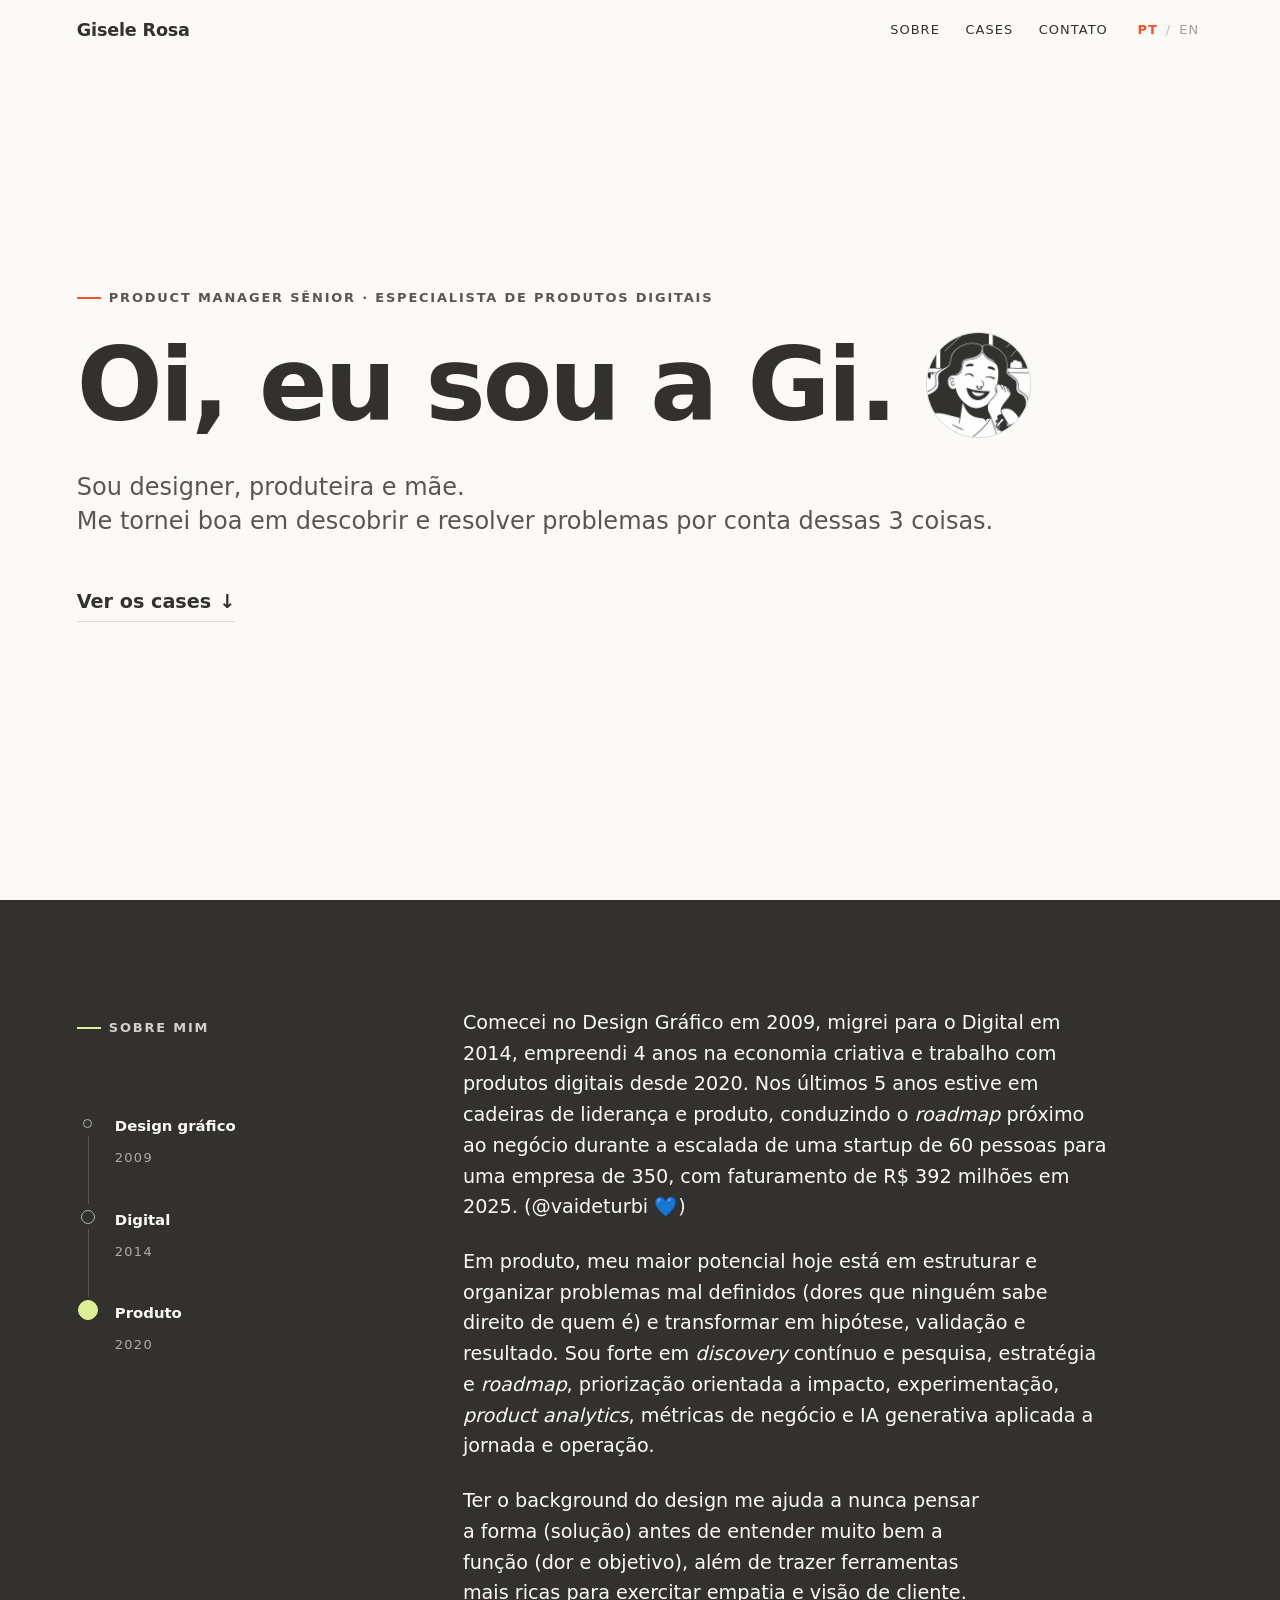
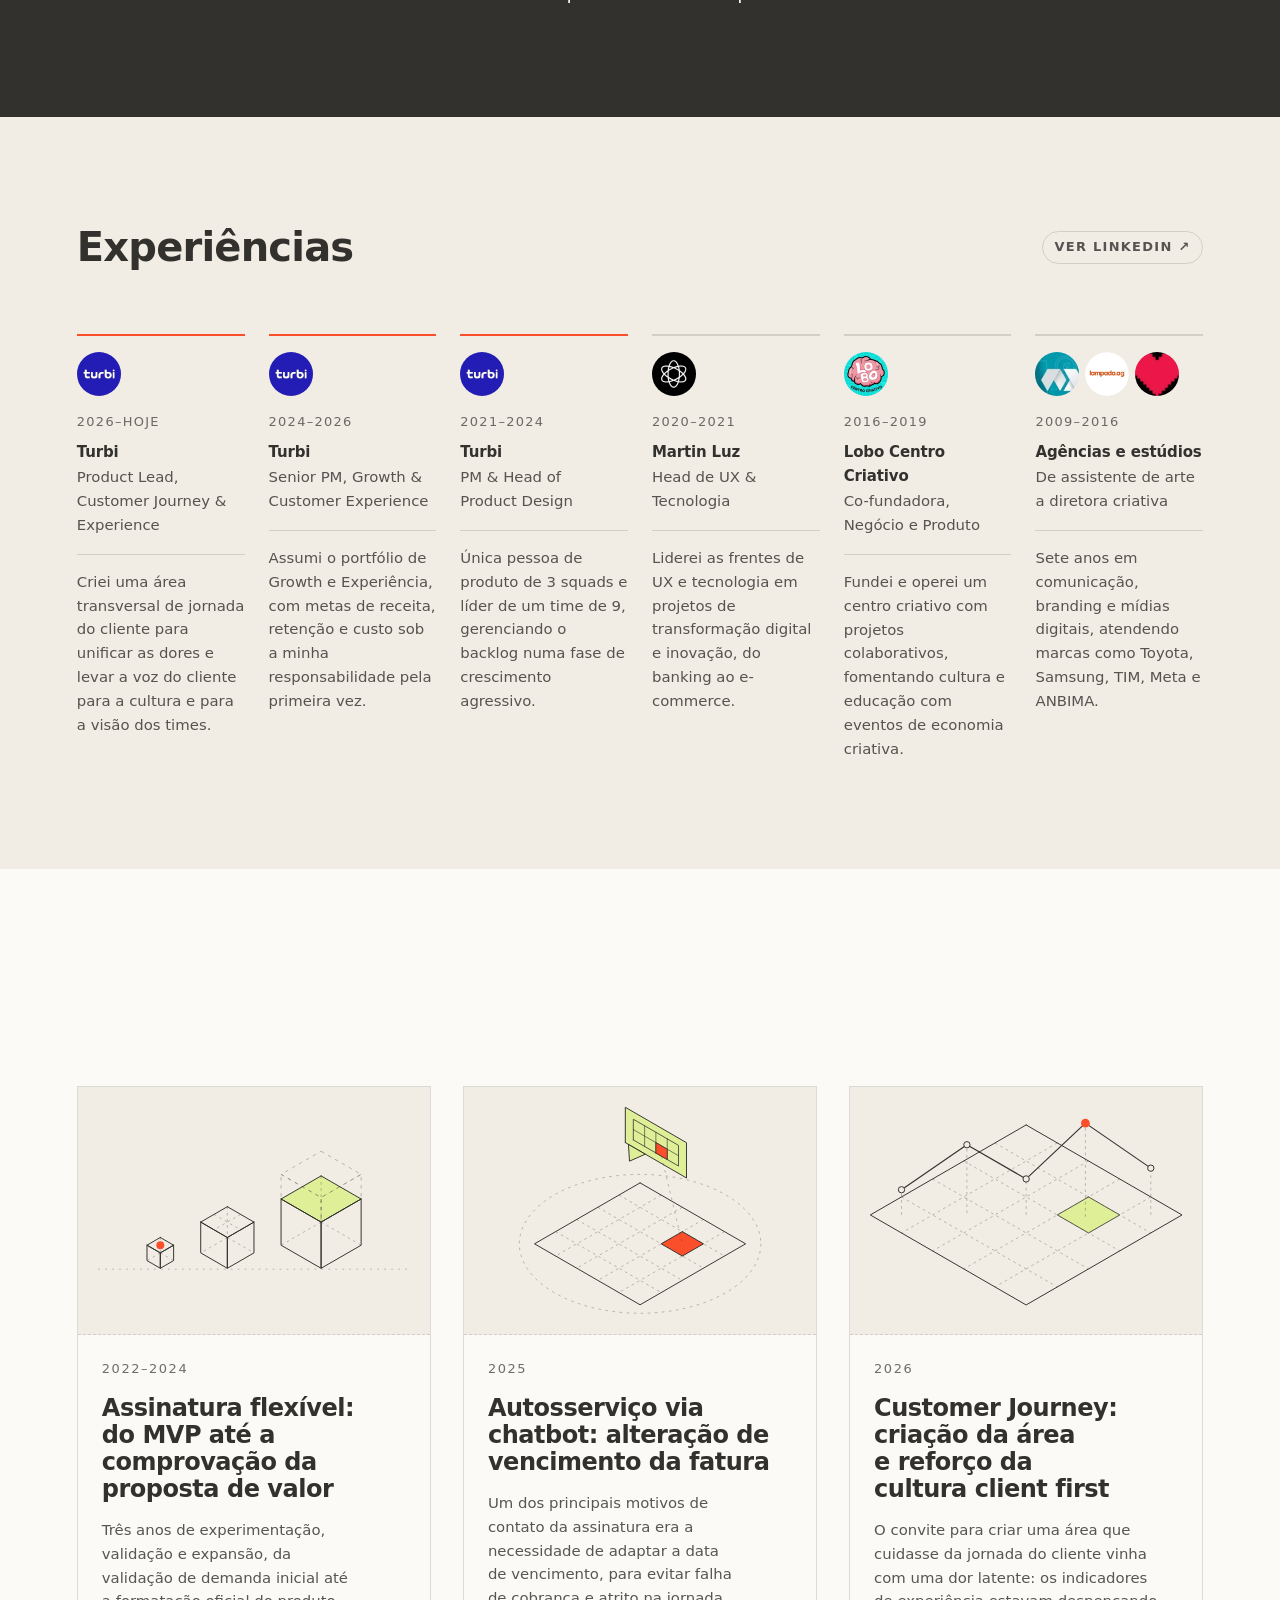
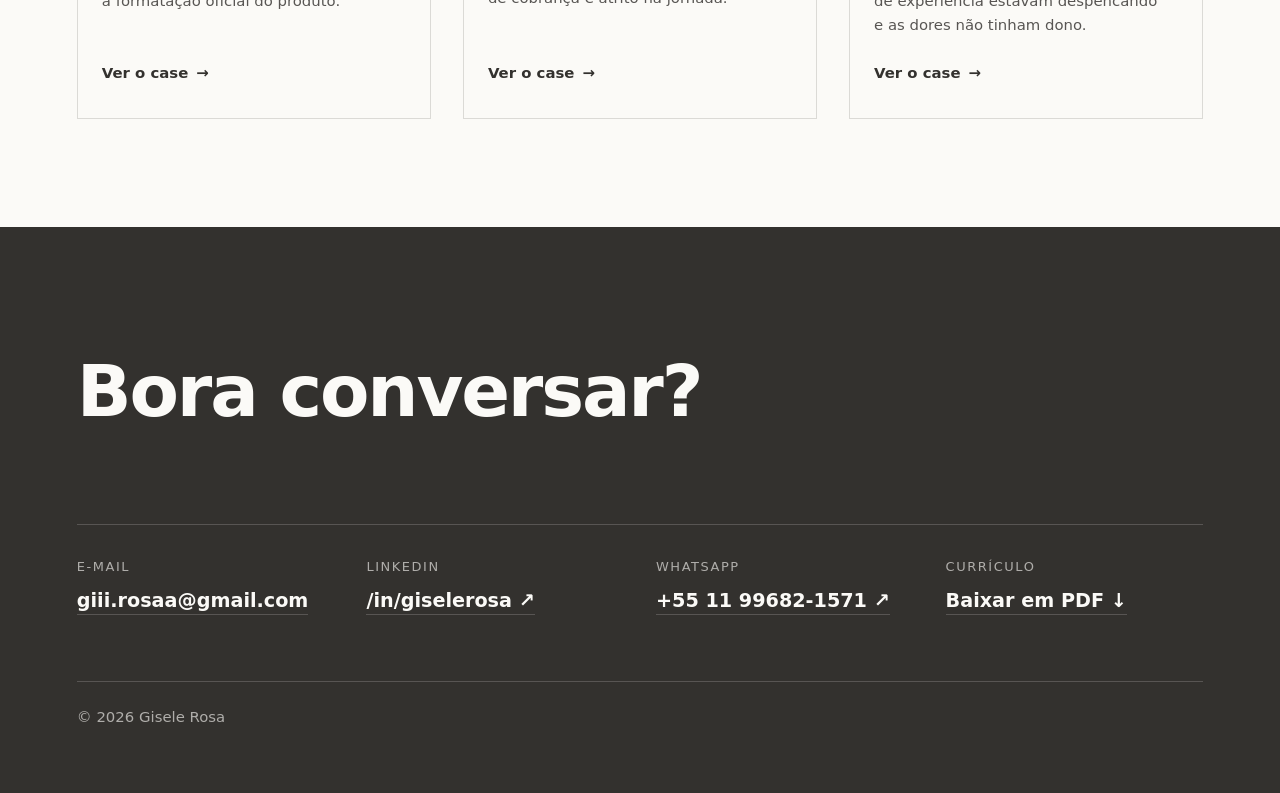
<file: index.html>
<!DOCTYPE html>
<html lang="pt-BR">
<head>
<meta charset="utf-8">
<meta name="viewport" content="width=device-width, initial-scale=1">
<meta name="referrer" content="strict-origin-when-cross-origin">
<meta name="theme-color" content="#FBFAF7">
<meta http-equiv="Content-Security-Policy" content="default-src 'self'; style-src 'self' 'unsafe-inline' https://fonts.googleapis.com; font-src 'self' https://fonts.gstatic.com; img-src 'self' data: https://*.goatcounter.com; script-src 'self' https://gc.zgo.at; connect-src 'self' https://*.goatcounter.com; base-uri 'self'; form-action 'none'; object-src 'none'">

<title>Gisele Rosa · Product Manager Sênior</title>
<meta name="description" content="Oi, eu sou a Gi. Product Manager Sênior, designer de origem. Cases de assinatura flexível, Customer Journey e autosserviço na Turbi.">
<meta name="author" content="Gisele Rosa">
<link rel="icon" href="favicon.png" type="image/png" sizes="96x96">
<link rel="apple-touch-icon" href="apple-touch-icon.png">
<link rel="canonical" href="https://giselerosapm.github.io/">

<meta property="og:type" content="website">
<meta property="og:locale" content="pt_BR">
<meta property="og:title" content="Gisele Rosa · Product Manager Sênior">
<meta property="og:description" content="Portfólio de produto · Product Manager Sênior">
<meta property="og:image" content="https://giselerosapm.github.io/assets/img/og-image.png">
<meta property="og:url" content="https://giselerosapm.github.io/">
<meta name="twitter:card" content="summary_large_image">

<!-- Fallback tipográfico enquanto Ginger e Open Sauce não estão em assets/fonts/ -->
<link rel="preconnect" href="https://fonts.googleapis.com">
<link rel="preconnect" href="https://fonts.gstatic.com" crossorigin>
<link href="https://fonts.googleapis.com/css2?family=Manrope:wght@400;500;600;700&family=Plus+Jakarta+Sans:wght@400;500;600;700&display=swap" rel="stylesheet">

<link rel="stylesheet" href="assets/css/tokens.css">
<link rel="stylesheet" href="assets/css/base.css">
<link rel="stylesheet" href="assets/css/layout.css">
<link rel="stylesheet" href="assets/css/components.css">
</head>
<body>

<a class="skip-link" href="#main" data-i18n="geral.pular">Pular para o conteúdo</a>

<header class="header">
  <div class="container header__inner">
    <a class="header__brand" href="index.html">Gisele Rosa</a>
    <nav class="header__nav" aria-label="Principal">
      <a class="is-optional" href="#sobre" data-i18n="nav.sobre">Sobre</a>
      <a href="#cases" data-i18n="nav.cases">Cases</a>
      <a href="#contato" data-i18n="nav.contato">Contato</a>
      <span class="lang" role="group" aria-label="Idioma">
        <button class="lang__btn is-active" data-lang="pt" aria-pressed="true">PT</button>
        <span class="lang__sep">/</span>
        <button class="lang__btn" data-lang="en" aria-pressed="false">EN</button>
      </span>
    </nav>
  </div>
</header>

<main id="main">

  <!-- 01 · HERO ------------------------------------------------ -->
  <section class="section section--light section--full">
    <div class="container">
      <p class="eyebrow reveal" data-i18n="home.hero.eyebrow">Product Manager Sênior · Especialista de produtos digitais</p>
      <h1 class="display hero-title reveal">
        <span data-i18n="home.hero.titulo">Oi, eu sou a Gi.</span>
        <img class="dot-illo" src="assets/img/ilustra-gi.webp" width="440" height="440" fetchpriority="high" decoding="async"
             alt="Ilustração da Gi" data-i18n-attr="alt:home.hero.ilustra">
      </h1>
      <p class="lead reveal" style="margin-top: var(--s-5)" data-i18n="home.hero.lead" data-i18n-html>
        Sou designer, produteira e mãe.<br>
        Me tornei boa em descobrir e resolver problemas por conta dessas 3 coisas.
      </p>
      <p class="reveal" style="margin-top: var(--s-6)">
        <a class="arrow-link" href="#cases">
          <span data-i18n="home.hero.cta">Ver os cases</span>
          <span class="arrow" aria-hidden="true">↓</span>
        </a>
      </p>
    </div>
  </section>

  <!-- 02 · SOBRE ----------------------------------------------- -->
  <section class="section section--dark" id="sobre">
    <div class="container grid">
      <div class="col-4">
        <p class="eyebrow reveal" data-i18n="home.sobre.eyebrow">Sobre mim</p>
        <div class="path reveal" role="list" aria-label="Do design gráfico ao produto">
          <div class="path__step path__step--1" role="listitem">
            <span class="path__dot" aria-hidden="true"></span>
            <span>
              <span class="path__what" data-i18n="home.path.1.t">Design gráfico</span><br>
              <span class="path__when">2009</span>
            </span>
          </div>
          <div class="path__step path__step--2" role="listitem">
            <span class="path__dot" aria-hidden="true"></span>
            <span>
              <span class="path__what" data-i18n="home.path.2.t">Digital</span><br>
              <span class="path__when">2014</span>
            </span>
          </div>
          <div class="path__step path__step--3" role="listitem">
            <span class="path__dot" aria-hidden="true"></span>
            <span>
              <span class="path__what" data-i18n="home.path.3.t">Produto</span><br>
              <span class="path__when">2020</span>
            </span>
          </div>
        </div>
      </div>
      <div class="col-7">
        <div class="measure">
          <p class="reveal" data-i18n="home.sobre.p1" data-i18n-html>
            Comecei no Design Gráfico em 2009, migrei para o Digital em 2014, empreendi
            4 anos na economia criativa e trabalho com produtos digitais desde 2020.
            Nos últimos 5 anos estive em cadeiras de liderança e produto, conduzindo
            o <i class="en">roadmap</i> próximo ao negócio durante a escalada de uma startup de 60
            pessoas para uma empresa de 350, com faturamento de R$ 392 milhões em
            2025. (<a href="https://www.instagram.com/vaideturbi" target="_blank" rel="noopener">@vaideturbi</a> 💙)
          </p>
          <p class="reveal" style="margin-top: var(--s-4)" data-i18n="home.sobre.p2" data-i18n-html>
            Em produto, meu maior potencial hoje está em estruturar e organizar
            problemas mal definidos (dores que ninguém sabe direito de quem é) e
            transformar em hipótese, validação e resultado. Sou forte em <i class="en">discovery</i>
            contínuo e pesquisa, estratégia e <i class="en">roadmap</i>, priorização orientada a
            impacto, experimentação, <i class="en">product analytics</i>, métricas de negócio e IA
            generativa aplicada a jornada e operação.
          </p>
          <p class="reveal" style="margin-top: var(--s-4)" data-i18n="home.sobre.p3">
            Ter o background do design me ajuda a nunca pensar a forma (solução)
            antes de entender muito bem a função (dor e objetivo), além de trazer
            ferramentas mais ricas para exercitar empatia e visão de cliente.
          </p>
        </div>
      </div>
    </div>
  </section>

  <!-- 03 · EXPERIÊNCIAS (mais recente primeiro) ---------------- -->
  <section class="section section--beige">
    <div class="container">
      <div class="title-row reveal">
        <h2 data-i18n="home.traj.titulo">Experiências</h2>
        <span class="tag-row">
          <a class="tag-link" href="https://www.linkedin.com/in/giselerosa" target="_blank" rel="noopener">
            <span data-i18n="home.traj.linkedin">ver LinkedIn</span>
            <span aria-hidden="true">↗</span>
          </a>
        </span>
      </div>

      <div class="timeline reveal" style="margin-top: var(--s-7)">

        <div class="timeline__item timeline__item--mark">
          <img class="timeline__logo" src="assets/img/logos/turbi.webp" width="176" height="176" alt="" loading="lazy" decoding="async">
          <p class="timeline__when" data-i18n="home.traj.6.w">2026–hoje</p>
          <p class="timeline__org">Turbi</p>
          <p class="timeline__role" data-i18n="home.traj.6.r" data-i18n-html>Product Lead, Customer Journey &amp; Experience</p>
          <p class="timeline__desc" data-i18n="home.traj.6.d">Criei uma área transversal de jornada do cliente para unificar as dores e levar a voz do cliente para a cultura e para a visão dos times.</p>
        </div>

        <div class="timeline__item timeline__item--mark">
          <img class="timeline__logo" src="assets/img/logos/turbi.webp" width="176" height="176" alt="" loading="lazy" decoding="async">
          <p class="timeline__when">2024–2026</p>
          <p class="timeline__org">Turbi</p>
          <p class="timeline__role" data-i18n="home.traj.5.r">Senior PM, Growth &amp; Customer Experience</p>
          <p class="timeline__desc" data-i18n="home.traj.5.d">Assumi o portfólio de Growth e Experiência, com metas de receita, retenção e custo sob a minha responsabilidade pela primeira vez.</p>
        </div>

        <div class="timeline__item timeline__item--mark">
          <img class="timeline__logo" src="assets/img/logos/turbi.webp" width="176" height="176" alt="" loading="lazy" decoding="async">
          <p class="timeline__when">2021–2024</p>
          <p class="timeline__org">Turbi</p>
          <p class="timeline__role" data-i18n="home.traj.4.r">PM &amp; Head of Product Design</p>
          <p class="timeline__desc" data-i18n="home.traj.4.d">Única pessoa de produto de 3 squads e líder de um time de 9, gerenciando o backlog numa fase de crescimento agressivo.</p>
        </div>

        <div class="timeline__item">
          <img class="timeline__logo" src="assets/img/logos/martin-luz.webp" width="176" height="176" alt="" loading="lazy" decoding="async">
          <p class="timeline__when">2020–2021</p>
          <p class="timeline__org">Martin Luz</p>
          <p class="timeline__role" data-i18n="home.traj.3.r">Head de UX &amp; Tecnologia</p>
          <p class="timeline__desc" data-i18n="home.traj.3.d">Liderei as frentes de UX e tecnologia em projetos de transformação digital e inovação, do banking ao e-commerce.</p>
        </div>

        <div class="timeline__item">
          <img class="timeline__logo" src="assets/img/logos/lobo.webp" width="176" height="176" alt="" loading="lazy" decoding="async">
          <p class="timeline__when">2016–2019</p>
          <p class="timeline__org">Lobo Centro Criativo</p>
          <p class="timeline__role" data-i18n="home.traj.2.r">Co-fundadora, Negócio e Produto</p>
          <p class="timeline__desc" data-i18n="home.traj.2.d">Fundei e operei um centro criativo com projetos colaborativos, fomentando cultura e educação com eventos de economia criativa.</p>
        </div>

        <div class="timeline__item">
          <span class="logo-stack">
            <img class="timeline__logo" src="assets/img/logos/activa-design.webp" width="176" height="176" alt="" loading="lazy" decoding="async">
            <img class="timeline__logo" src="assets/img/logos/lampada-ag.webp" width="176" height="176" alt="" loading="lazy" decoding="async">
            <img class="timeline__logo" src="assets/img/logos/coracao.webp" width="176" height="176" alt="" loading="lazy" decoding="async">
          </span>
          <p class="timeline__when">2009–2016</p>
          <p class="timeline__org" data-i18n="home.traj.1.o">Agências e estúdios</p>
          <p class="timeline__role" data-i18n="home.traj.1.r">De assistente de arte a diretora criativa</p>
          <p class="timeline__desc" data-i18n="home.traj.1.d">Sete anos em comunicação, branding e mídias digitais, atendendo marcas como Toyota, Samsung, TIM, Meta e ANBIMA.</p>
        </div>

      </div>
    </div>
  </section>

  <!-- 04 · CASES ----------------------------------------------- -->
  <section class="section section--light" id="cases">
    <div class="container">
      <h2 class="reveal" style="max-width: 22ch" data-i18n="home.cases.titulo">Alguns cases realizados</h2>

      <div class="case-grid" style="margin-top: var(--s-7)">

        <a class="case-tile reveal" href="cases/assinatura.html">
          <span class="case-tile__media">
    <svg class="illo" width="400" height="280" viewBox="0 0 400 280" fill="none" aria-hidden="true" focusable="false" xmlns="http://www.w3.org/2000/svg">
              <g transform="translate(-5.8 -22.5) scale(1.029)">
              <path class="illo__draw" pathLength="1" d="M81.8 196.5 L96.5 205.0 L96.5 222.0 L81.8 213.5 Z" stroke="var(--illo-line)" stroke-width="1.07" stroke-linejoin="round" stroke-linecap="round" style="--d:120ms"/>
                <path class="illo__draw" pathLength="1" d="M111.2 196.5 L96.5 205.0 L96.5 222.0 L111.2 213.5 Z" stroke="var(--illo-line)" stroke-width="1.07" stroke-linejoin="round" stroke-linecap="round" style="--d:180ms"/>
                <path class="illo__draw" pathLength="1" d="M96.5 188.0 L111.2 196.5 L96.5 205.0 L81.8 196.5 Z" stroke="var(--illo-line)" stroke-width="1.07" stroke-linejoin="round" stroke-linecap="round" style="--d:0ms"/>
                <path class="illo__guide" d="M96.5 188.0 L96.5 205.0" stroke="var(--illo-guide)" stroke-width="0.97" stroke-dasharray="2.9 3.9" style="--d:360ms"/>
                <path class="illo__guide" d="M96.5 205.0 L111.2 213.5" stroke="var(--illo-guide)" stroke-width="0.97" stroke-dasharray="2.9 3.9" style="--d:360ms"/>
                <path class="illo__guide" d="M96.5 205.0 L81.8 213.5" stroke="var(--illo-guide)" stroke-width="0.97" stroke-dasharray="2.9 3.9" style="--d:360ms"/>
                <path class="illo__draw" pathLength="1" d="M141.1 171.0 L170.5 188.0 L170.5 222.0 L141.1 205.0 Z" stroke="var(--illo-line)" stroke-width="1.07" stroke-linejoin="round" stroke-linecap="round" style="--d:270ms"/>
                <path class="illo__draw" pathLength="1" d="M199.9 171.0 L170.5 188.0 L170.5 222.0 L199.9 205.0 Z" stroke="var(--illo-line)" stroke-width="1.07" stroke-linejoin="round" stroke-linecap="round" style="--d:330ms"/>
                <path class="illo__draw" pathLength="1" d="M170.5 154.0 L199.9 171.0 L170.5 188.0 L141.1 171.0 Z" stroke="var(--illo-line)" stroke-width="1.07" stroke-linejoin="round" stroke-linecap="round" style="--d:150ms"/>
                <path class="illo__guide" d="M185.2 162.5 L155.8 179.5" stroke="var(--illo-guide)" stroke-width="0.97" stroke-dasharray="2.9 3.9" style="--d:470ms"/>
                <path class="illo__guide" d="M155.8 162.5 L185.2 179.5" stroke="var(--illo-guide)" stroke-width="0.97" stroke-dasharray="2.9 3.9" style="--d:470ms"/>
                <path class="illo__guide" d="M170.5 154.0 L170.5 188.0" stroke="var(--illo-guide)" stroke-width="0.97" stroke-dasharray="2.9 3.9" style="--d:510ms"/>
                <path class="illo__guide" d="M170.5 188.0 L199.9 205.0" stroke="var(--illo-guide)" stroke-width="0.97" stroke-dasharray="2.9 3.9" style="--d:510ms"/>
                <path class="illo__guide" d="M170.5 188.0 L141.1 205.0" stroke="var(--illo-guide)" stroke-width="0.97" stroke-dasharray="2.9 3.9" style="--d:510ms"/>
                <path class="illo__fill" d="M274.0 120.0 L318.2 145.5 L274.0 171.0 L229.8 145.5 Z" fill="var(--illo-accent-2)" style="--d:720ms"/>
                <path class="illo__draw" pathLength="1" d="M229.8 145.5 L274.0 171.0 L274.0 222.0 L229.8 196.5 Z" stroke="var(--illo-line)" stroke-width="1.07" stroke-linejoin="round" stroke-linecap="round" style="--d:420ms"/>
                <path class="illo__draw" pathLength="1" d="M318.2 145.5 L274.0 171.0 L274.0 222.0 L318.2 196.5 Z" stroke="var(--illo-line)" stroke-width="1.07" stroke-linejoin="round" stroke-linecap="round" style="--d:480ms"/>
                <path class="illo__draw" pathLength="1" d="M274.0 120.0 L318.2 145.5 L274.0 171.0 L229.8 145.5 Z" stroke="var(--illo-line)" stroke-width="1.07" stroke-linejoin="round" stroke-linecap="round" style="--d:300ms"/>
                <path class="illo__guide" d="M274.0 120.0 L274.0 171.0" stroke="var(--illo-guide)" stroke-width="0.97" stroke-dasharray="2.9 3.9" style="--d:660ms"/>
                <path class="illo__guide" d="M274.0 171.0 L318.2 196.5" stroke="var(--illo-guide)" stroke-width="0.97" stroke-dasharray="2.9 3.9" style="--d:660ms"/>
                <path class="illo__guide" d="M274.0 171.0 L229.8 196.5" stroke="var(--illo-guide)" stroke-width="0.97" stroke-dasharray="2.9 3.9" style="--d:660ms"/>
                <path class="illo__guide" d="M274.0 92.8 L318.2 118.3 L274.0 143.8 L229.8 118.3 Z" stroke="var(--illo-guide)" stroke-width="0.97" stroke-dasharray="3.9 4.9" style="--d:720ms"/>
                <path class="illo__guide" d="M229.8 118.3 L274.0 143.8 L274.0 171.0 L229.8 145.5 Z" stroke="var(--illo-guide)" stroke-width="0.97" stroke-dasharray="3.9 4.9" style="--d:720ms"/>
                <path class="illo__guide" d="M318.2 118.3 L274.0 143.8 L274.0 171.0 L318.2 145.5 Z" stroke="var(--illo-guide)" stroke-width="0.97" stroke-dasharray="3.9 4.9" style="--d:720ms"/>
                <path class="illo__guide" d="M28.0 223.0 L372.0 223.0" stroke="var(--illo-guide)" stroke-width="0.97" stroke-dasharray="1.9 5.8" style="--d:60ms"/>
                <circle class="illo__dot" cx="96.5" cy="196.5" r="4.37" fill="var(--illo-accent)" style="--d:560ms"/>
              </g>
            </svg>
          </span>
          <span class="case-tile__body">
            <span class="case-tile__num">2022–2024</span>
            <span class="case-tile__title" data-i18n="home.case3.titulo">Assinatura flexível: do MVP até a comprovação da proposta de valor</span>
            <span class="case-tile__desc" data-i18n="home.case3.desc">
              Três anos de experimentação, validação e expansão, da validação de
              demanda inicial até a formatação oficial do produto.
            </span>
            <span class="case-tile__foot">
              <span data-i18n="home.case.ver">Ver o case</span>
              <span class="arrow" aria-hidden="true">→</span>
            </span>
          </span>
        </a>


        <a class="case-tile reveal" href="cases/vencimento.html">
          <span class="case-tile__media">
    <svg class="illo" width="400" height="280" viewBox="0 0 400 280" fill="none" aria-hidden="true" focusable="false" xmlns="http://www.w3.org/2000/svg">
              <g transform="translate(-63.8 -99.5) scale(1.319)">
              <path class="illo__draw" pathLength="1" d="M200.0 158.0 L290.9 210.5 L200.0 263.0 L109.1 210.5 Z" stroke="var(--illo-line)" stroke-width="0.83" stroke-linejoin="round" stroke-linecap="round" style="--d:0ms"/>
                <path class="illo__guide" d="M218.2 168.5 L127.3 221.0" stroke="var(--illo-guide)" stroke-width="0.76" stroke-dasharray="2.3 3.0" style="--d:200ms"/>
                <path class="illo__guide" d="M181.8 168.5 L272.7 221.0" stroke="var(--illo-guide)" stroke-width="0.76" stroke-dasharray="2.3 3.0" style="--d:200ms"/>
                <path class="illo__guide" d="M236.4 179.0 L145.4 231.5" stroke="var(--illo-guide)" stroke-width="0.76" stroke-dasharray="2.3 3.0" style="--d:200ms"/>
                <path class="illo__guide" d="M163.6 179.0 L254.6 231.5" stroke="var(--illo-guide)" stroke-width="0.76" stroke-dasharray="2.3 3.0" style="--d:200ms"/>
                <path class="illo__guide" d="M254.6 189.5 L163.6 242.0" stroke="var(--illo-guide)" stroke-width="0.76" stroke-dasharray="2.3 3.0" style="--d:200ms"/>
                <path class="illo__guide" d="M145.4 189.5 L236.4 242.0" stroke="var(--illo-guide)" stroke-width="0.76" stroke-dasharray="2.3 3.0" style="--d:200ms"/>
                <path class="illo__guide" d="M272.7 200.0 L181.8 252.5" stroke="var(--illo-guide)" stroke-width="0.76" stroke-dasharray="2.3 3.0" style="--d:200ms"/>
                <path class="illo__guide" d="M127.3 200.0 L218.2 252.5" stroke="var(--illo-guide)" stroke-width="0.76" stroke-dasharray="2.3 3.0" style="--d:200ms"/>
                <path class="illo__fill" d="M236.4 200.0 L254.6 210.5 L236.4 221.0 L218.2 210.5 Z" fill="var(--illo-accent)" style="--d:600ms"/>
                <path class="illo__draw" pathLength="1" d="M236.4 200.0 L254.6 210.5 L236.4 221.0 L218.2 210.5 Z" stroke="var(--illo-line)" stroke-width="0.83" stroke-linejoin="round" stroke-linecap="round" style="--d:480ms"/>
                <path class="illo__fill" d="M187.3 123.3 L240.0 153.8 L240.0 123.4 L187.3 92.9 Z" fill="var(--illo-accent-2)" style="--d:820ms"/>
                <path class="illo__draw" pathLength="1" d="M187.3 123.3 L240.0 153.8 L240.0 123.4 L187.3 92.9 Z" stroke="var(--illo-line)" stroke-width="0.83" stroke-linejoin="round" stroke-linecap="round" style="--d:760ms"/>
                <path class="illo__fill" d="M190.0 124.9 L204.5 133.3 L190.9 139.3 Z" fill="var(--illo-accent-2)" style="--d:860ms"/>
                <path class="illo__draw" pathLength="1" d="M190.0 124.9 L204.5 133.3 L190.9 139.3 Z" stroke="var(--illo-line)" stroke-width="0.83" stroke-linejoin="round" stroke-linecap="round" style="--d:820ms"/>
                <path class="illo__draw" pathLength="1" d="M194.2 121.0 L233.1 143.5 L233.1 125.7 L194.2 103.2 Z" stroke="var(--illo-line)" stroke-width="0.68" stroke-linejoin="round" stroke-linecap="round" style="--d:940ms"/>
                <path class="illo__draw" pathLength="1" d="M203.9 126.7 L203.9 108.8" stroke="var(--illo-line)" stroke-width="0.53" stroke-linejoin="round" stroke-linecap="round" style="--d:1040ms"/>
                <path class="illo__draw" pathLength="1" d="M213.6 132.3 L213.6 114.4" stroke="var(--illo-line)" stroke-width="0.53" stroke-linejoin="round" stroke-linecap="round" style="--d:1080ms"/>
                <path class="illo__draw" pathLength="1" d="M223.4 137.9 L223.4 120.0" stroke="var(--illo-line)" stroke-width="0.53" stroke-linejoin="round" stroke-linecap="round" style="--d:1120ms"/>
                <path class="illo__draw" pathLength="1" d="M194.2 112.1 L233.1 134.6" stroke="var(--illo-line)" stroke-width="0.53" stroke-linejoin="round" stroke-linecap="round" style="--d:1040ms"/>
                <path class="illo__fill" d="M213.6 132.3 L223.4 137.9 L223.4 129.0 L213.6 123.3 Z" fill="var(--illo-accent)" style="--d:1140ms"/>
                <path class="illo__draw" pathLength="1" d="M213.6 132.3 L223.4 137.9 L223.4 129.0 L213.6 123.3 Z" stroke="var(--illo-line)" stroke-width="0.68" stroke-linejoin="round" stroke-linecap="round" style="--d:1100ms"/>
                <path class="illo__guide" d="M218.5 135.1 L236.4 210.5" stroke="var(--illo-guide)" stroke-width="0.76" stroke-dasharray="2.3 3.8" style="--d:1220ms"/>
                <ellipse class="illo__guide" cx="200.0" cy="210.5" rx="104.0" ry="59.8" stroke="var(--illo-guide)" stroke-width="0.76" stroke-dasharray="2.3 3.8" style="--d:1320ms"/>
              </g>
            </svg>
          </span>
          <span class="case-tile__body">
            <span class="case-tile__num">2025</span>
            <span class="case-tile__title" data-i18n="home.case2.titulo">Autosserviço via chatbot: alteração de vencimento da fatura</span>
            <span class="case-tile__desc" data-i18n="home.case2.desc">
              Um dos principais motivos de contato da assinatura era a necessidade de
              adaptar a data de vencimento, para evitar falha de cobrança e atrito na
              jornada.
            </span>
            <span class="case-tile__foot">
              <span data-i18n="home.case.ver">Ver o case</span>
              <span class="arrow" aria-hidden="true">→</span>
            </span>
          </span>
        </a>

        <a class="case-tile reveal" href="cases/customer-journey.html">
          <span class="case-tile__media">
    <svg class="illo" width="400" height="280" viewBox="0 0 400 280" fill="none" aria-hidden="true" focusable="false" xmlns="http://www.w3.org/2000/svg">
              <g transform="translate(-140.7 -127.3) scale(1.704)">
              <path class="illo__draw" pathLength="1" d="M200.0 100.0 L303.9 160.0 L200.0 220.0 L96.1 160.0 Z" stroke="var(--illo-line)" stroke-width="0.65" stroke-linejoin="round" stroke-linecap="round" style="--d:0ms"/>
                <path class="illo__guide" d="M220.8 112.0 L116.9 172.0" stroke="var(--illo-guide)" stroke-width="0.59" stroke-dasharray="1.8 2.3" style="--d:200ms"/>
                <path class="illo__guide" d="M179.2 112.0 L283.1 172.0" stroke="var(--illo-guide)" stroke-width="0.59" stroke-dasharray="1.8 2.3" style="--d:200ms"/>
                <path class="illo__guide" d="M241.6 124.0 L137.6 184.0" stroke="var(--illo-guide)" stroke-width="0.59" stroke-dasharray="1.8 2.3" style="--d:200ms"/>
                <path class="illo__guide" d="M158.4 124.0 L262.4 184.0" stroke="var(--illo-guide)" stroke-width="0.59" stroke-dasharray="1.8 2.3" style="--d:200ms"/>
                <path class="illo__guide" d="M262.4 136.0 L158.4 196.0" stroke="var(--illo-guide)" stroke-width="0.59" stroke-dasharray="1.8 2.3" style="--d:200ms"/>
                <path class="illo__guide" d="M137.6 136.0 L241.6 196.0" stroke="var(--illo-guide)" stroke-width="0.59" stroke-dasharray="1.8 2.3" style="--d:200ms"/>
                <path class="illo__guide" d="M283.1 148.0 L179.2 208.0" stroke="var(--illo-guide)" stroke-width="0.59" stroke-dasharray="1.8 2.3" style="--d:200ms"/>
                <path class="illo__guide" d="M116.9 148.0 L220.8 208.0" stroke="var(--illo-guide)" stroke-width="0.59" stroke-dasharray="1.8 2.3" style="--d:200ms"/>
                <path class="illo__fill" d="M241.6 148.0 L262.4 160.0 L241.6 172.0 L220.8 160.0 Z" fill="var(--illo-accent-2)" style="--d:300ms"/>
                <path class="illo__draw" pathLength="1" d="M241.6 148.0 L262.4 160.0 L241.6 172.0 L220.8 160.0 Z" stroke="var(--illo-line)" stroke-width="0.53" stroke-linejoin="round" stroke-linecap="round" style="--d:260ms"/>
                <path class="illo__guide" d="M116.9 160.0 L116.9 143.2" stroke="var(--illo-guide)" stroke-width="0.59" stroke-dasharray="1.8 2.3" style="--d:420ms"/>
                <path class="illo__guide" d="M160.5 158.8 L160.5 113.2" stroke="var(--illo-guide)" stroke-width="0.59" stroke-dasharray="1.8 2.3" style="--d:480ms"/>
                <path class="illo__guide" d="M200.0 160.0 L200.0 136.0" stroke="var(--illo-guide)" stroke-width="0.59" stroke-dasharray="1.8 2.3" style="--d:540ms"/>
                <path class="illo__guide" d="M239.5 161.2 L239.5 98.8" stroke="var(--illo-guide)" stroke-width="0.59" stroke-dasharray="1.8 2.3" style="--d:600ms"/>
                <path class="illo__guide" d="M283.1 160.0 L283.1 128.8" stroke="var(--illo-guide)" stroke-width="0.59" stroke-dasharray="1.8 2.3" style="--d:660ms"/>
                <path class="illo__draw" pathLength="1" d="M116.9 143.2 L160.5 113.2 L200.0 136.0 L239.5 98.8 L283.1 128.8" stroke="var(--illo-line)" stroke-width="0.76" stroke-linejoin="round" stroke-linecap="round" style="--d:520ms"/>
                <circle class="illo__dot" cx="116.9" cy="143.2" r="2.11" fill="var(--illo-bg)" stroke="var(--illo-line)" stroke-width="0.65" style="--d:880ms"/>
                <circle class="illo__dot" cx="160.5" cy="113.2" r="2.11" fill="var(--illo-bg)" stroke="var(--illo-line)" stroke-width="0.65" style="--d:950ms"/>
                <circle class="illo__dot" cx="200.0" cy="136.0" r="2.11" fill="var(--illo-bg)" stroke="var(--illo-line)" stroke-width="0.65" style="--d:1020ms"/>
                <circle class="illo__dot" cx="239.5" cy="98.8" r="2.93" fill="var(--illo-accent)" style="--d:1090ms"/>
                <circle class="illo__dot" cx="283.1" cy="128.8" r="2.11" fill="var(--illo-bg)" stroke="var(--illo-line)" stroke-width="0.65" style="--d:1160ms"/>
              </g>
            </svg>
          </span>
          <span class="case-tile__body">
            <span class="case-tile__num">2026</span>
            <span class="case-tile__title" data-i18n="home.case1.titulo">Customer Journey: criação da área e reforço da cultura client first</span>
            <span class="case-tile__desc" data-i18n="home.case1.desc">
              O convite para criar uma área que cuidasse da jornada do cliente vinha
              com uma dor latente: os indicadores de experiência estavam despencando
              e as dores não tinham dono.
            </span>
            <span class="case-tile__foot">
              <span data-i18n="home.case.ver">Ver o case</span>
              <span class="arrow" aria-hidden="true">→</span>
            </span>
          </span>
        </a>

      </div>
    </div>
  </section>

</main>

<!-- 05 · CONTATO ----------------------------------------------- -->
<footer class="footer" id="contato">
  <div class="container">
    <h2 class="display" style="font-size: var(--t-h1); max-width: 16ch" data-i18n="home.contato.titulo">
      Bora conversar?
    </h2>

    <dl class="contacts" style="margin-top: var(--s-8)">
      <div>
        <dt data-i18n="home.contato.email">E-mail</dt>
        <dd><a href="mailto:giii.rosaa@gmail.com">giii.rosaa@gmail.com</a></dd>
      </div>
      <div>
        <dt>LinkedIn</dt>
        <dd><a href="https://www.linkedin.com/in/giselerosa" target="_blank" rel="noopener">/in/giselerosa ↗</a></dd>
      </div>
      <div>
        <dt>WhatsApp</dt>
        <dd><a href="https://wa.me/5511996821571" target="_blank" rel="noopener">+55 11 99682-1571 ↗</a></dd>
      </div>
      <div>
        <dt data-i18n="home.contato.cv">Currículo</dt>
        <dd><a href="assets/curriculo-gisele-rosa.pdf" target="_blank" rel="noopener"
               data-i18n="home.contato.cvlink">Baixar em PDF ↓</a></dd>
      </div>
    </dl>

    <div class="footer__bottom">
      <span>© <span data-year></span> Gisele Rosa</span>
    </div>
  </div>
</footer>

<script type="application/ld+json">
{
  "@context": "https://schema.org",
  "@type": "Person",
  "name": "Gisele Rosa",
  "givenName": "Gisele",
  "jobTitle": "Product Manager Sênior",
  "email": "mailto:giii.rosaa@gmail.com",
  "address": { "@type": "PostalAddress", "addressLocality": "São Paulo", "addressCountry": "BR" },
  "sameAs": ["https://www.linkedin.com/in/giselerosa"],
  "knowsAbout": ["Product Management", "Discovery contínuo", "Customer Journey", "Product analytics", "Design System"],
  "alumniOf": [
    { "@type": "CollegeOrUniversity", "name": "Centro Universitário Belas Artes de São Paulo" },
    { "@type": "CollegeOrUniversity", "name": "Istituto Europeo di Design" }
  ]
}
</script>
<script src="assets/js/i18n.js"></script>
<script src="assets/js/reveal.js"></script>
<script src="assets/js/main.js"></script>

<!-- Analytics sem cookie e sem dado pessoal (GoatCounter).
     Trocar o código em data-goatcounter se o subdomínio for outro. -->
<script data-goatcounter="https://giselerosapm.goatcounter.com/count"
        async src="https://gc.zgo.at/count.js"></script>
</body>
</html>
</file>
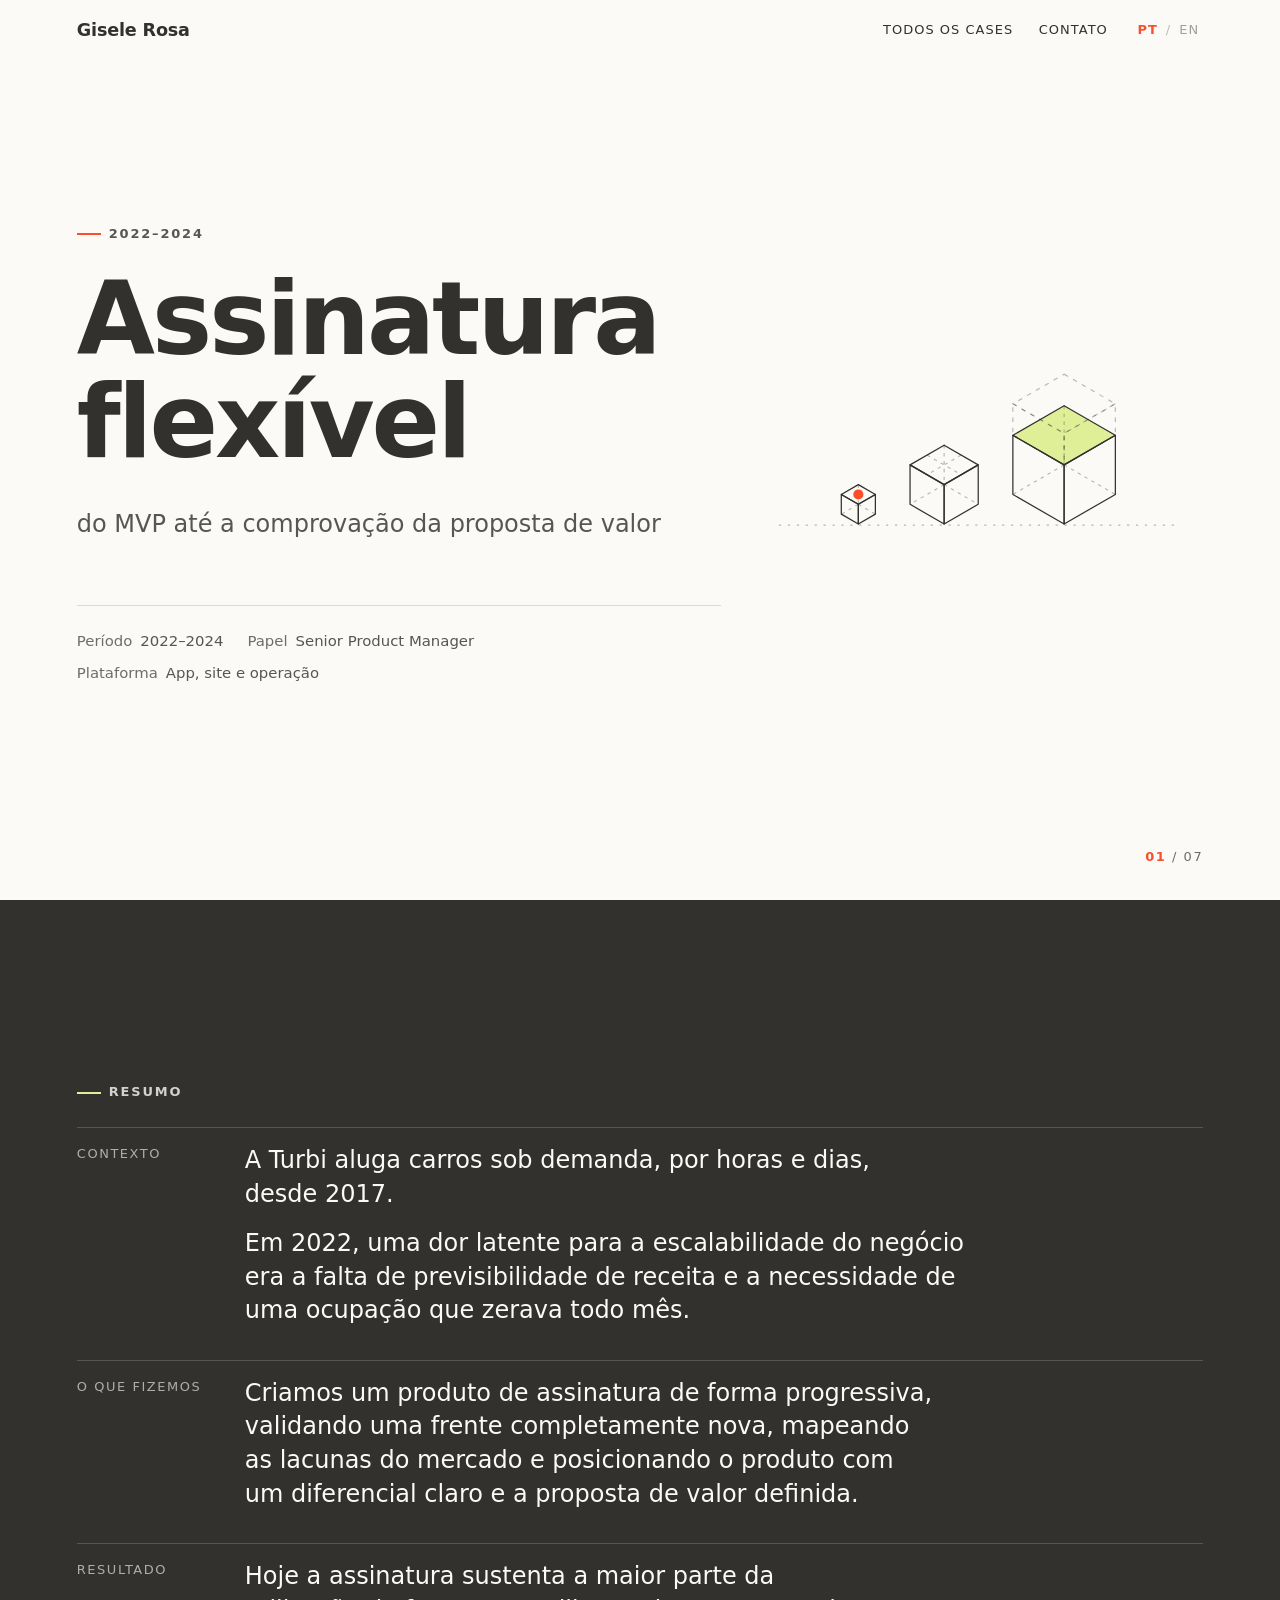
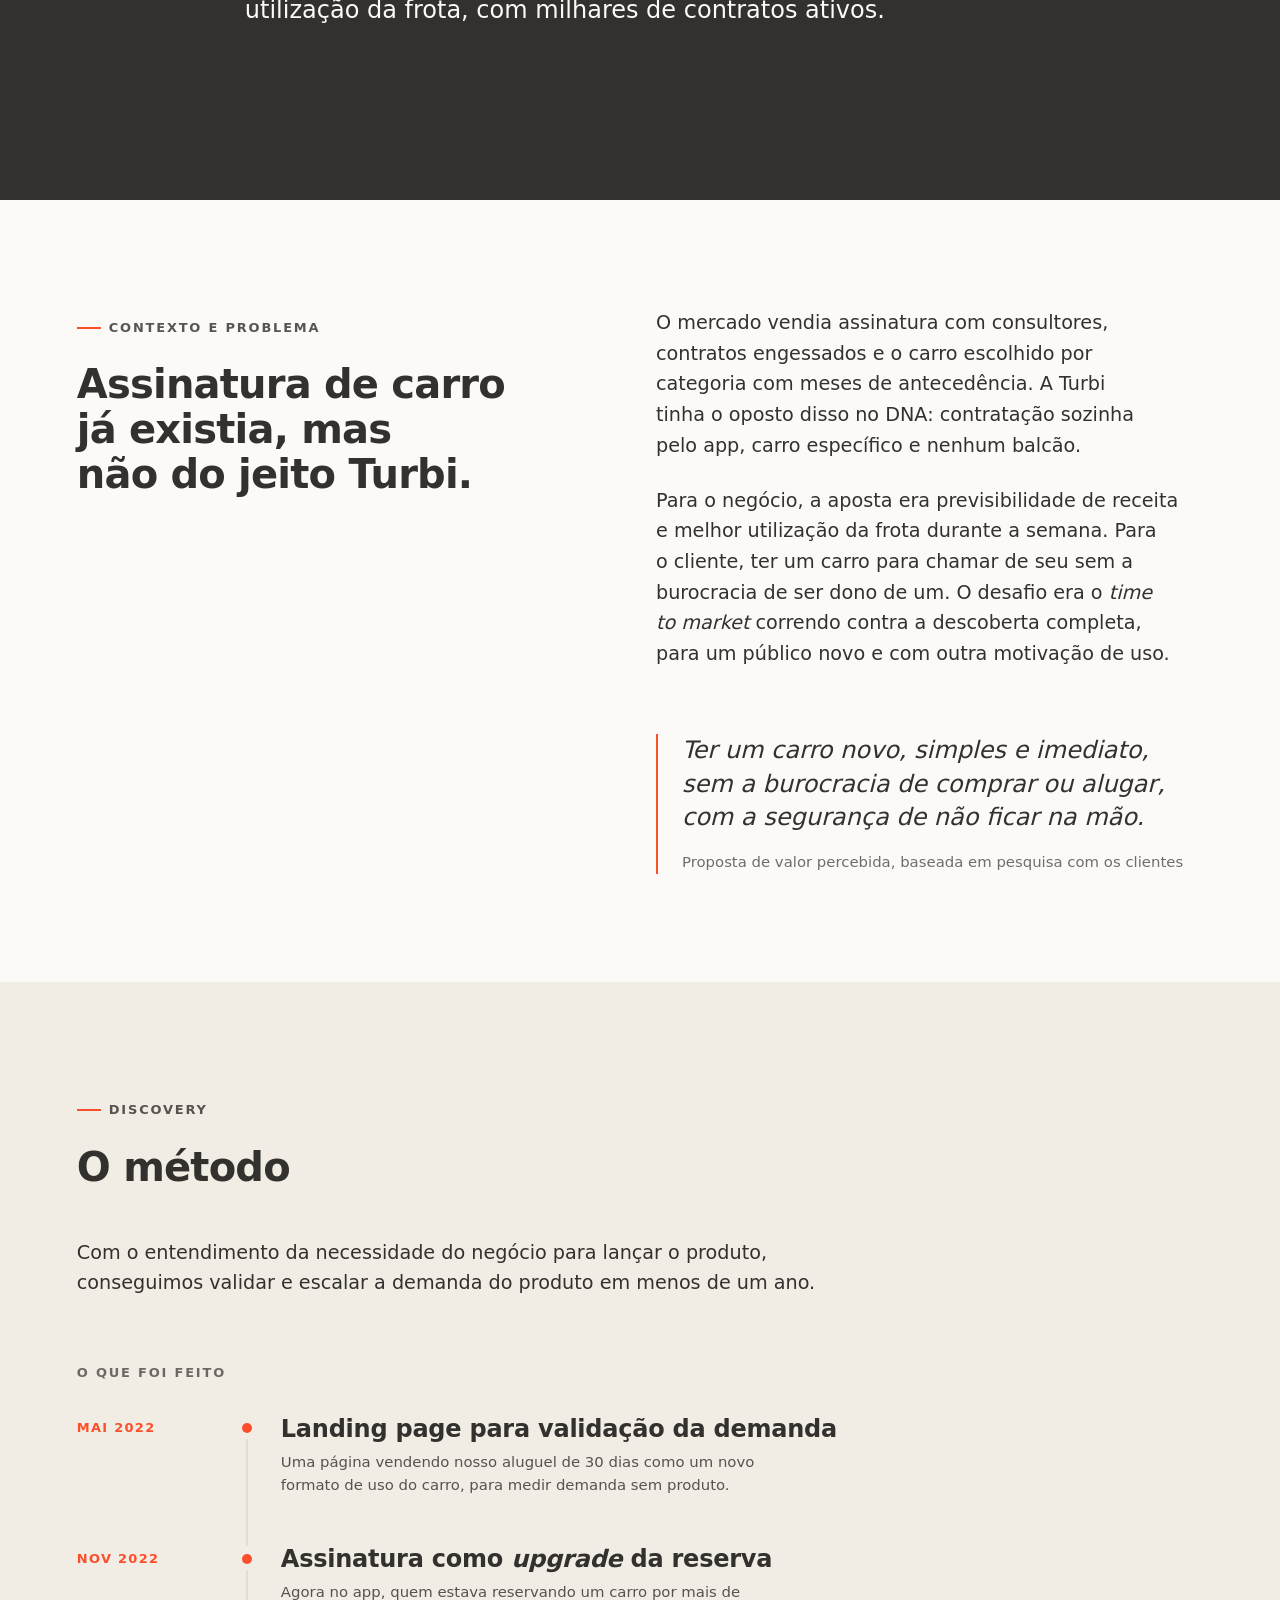
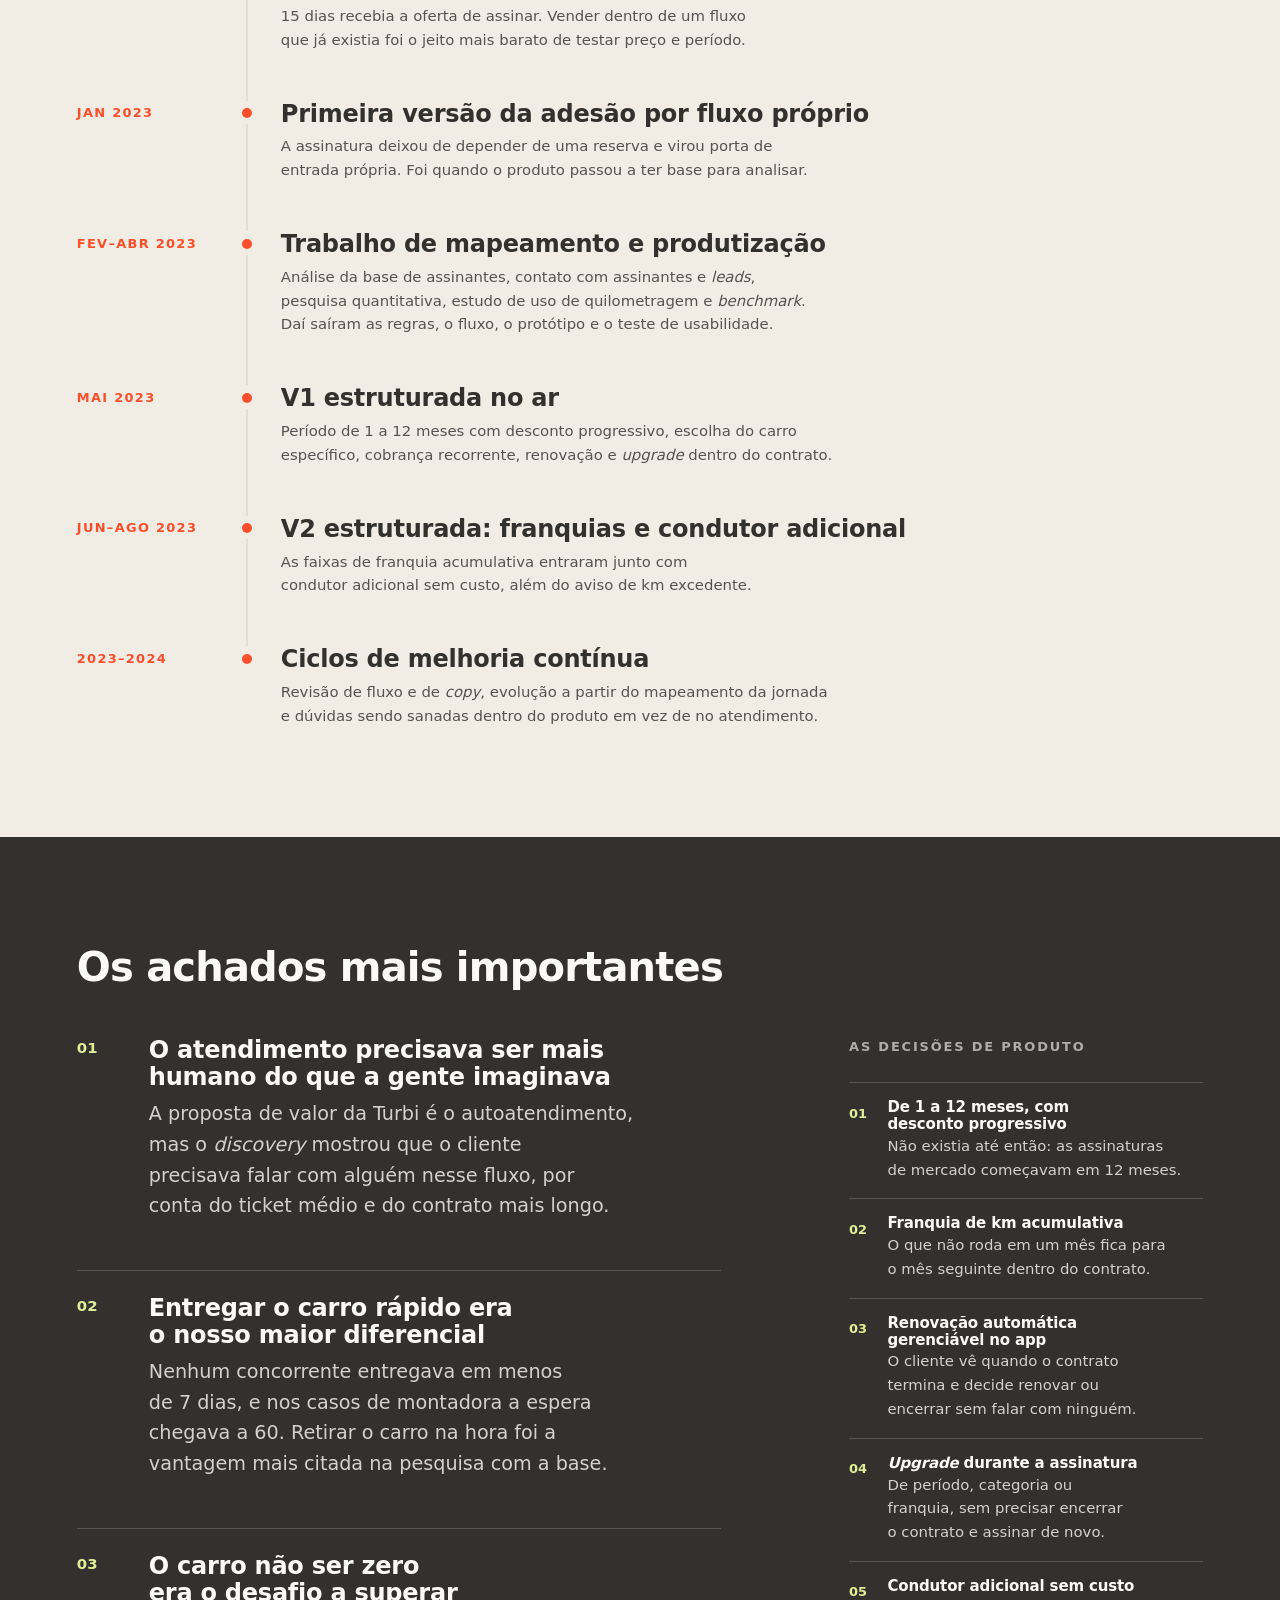
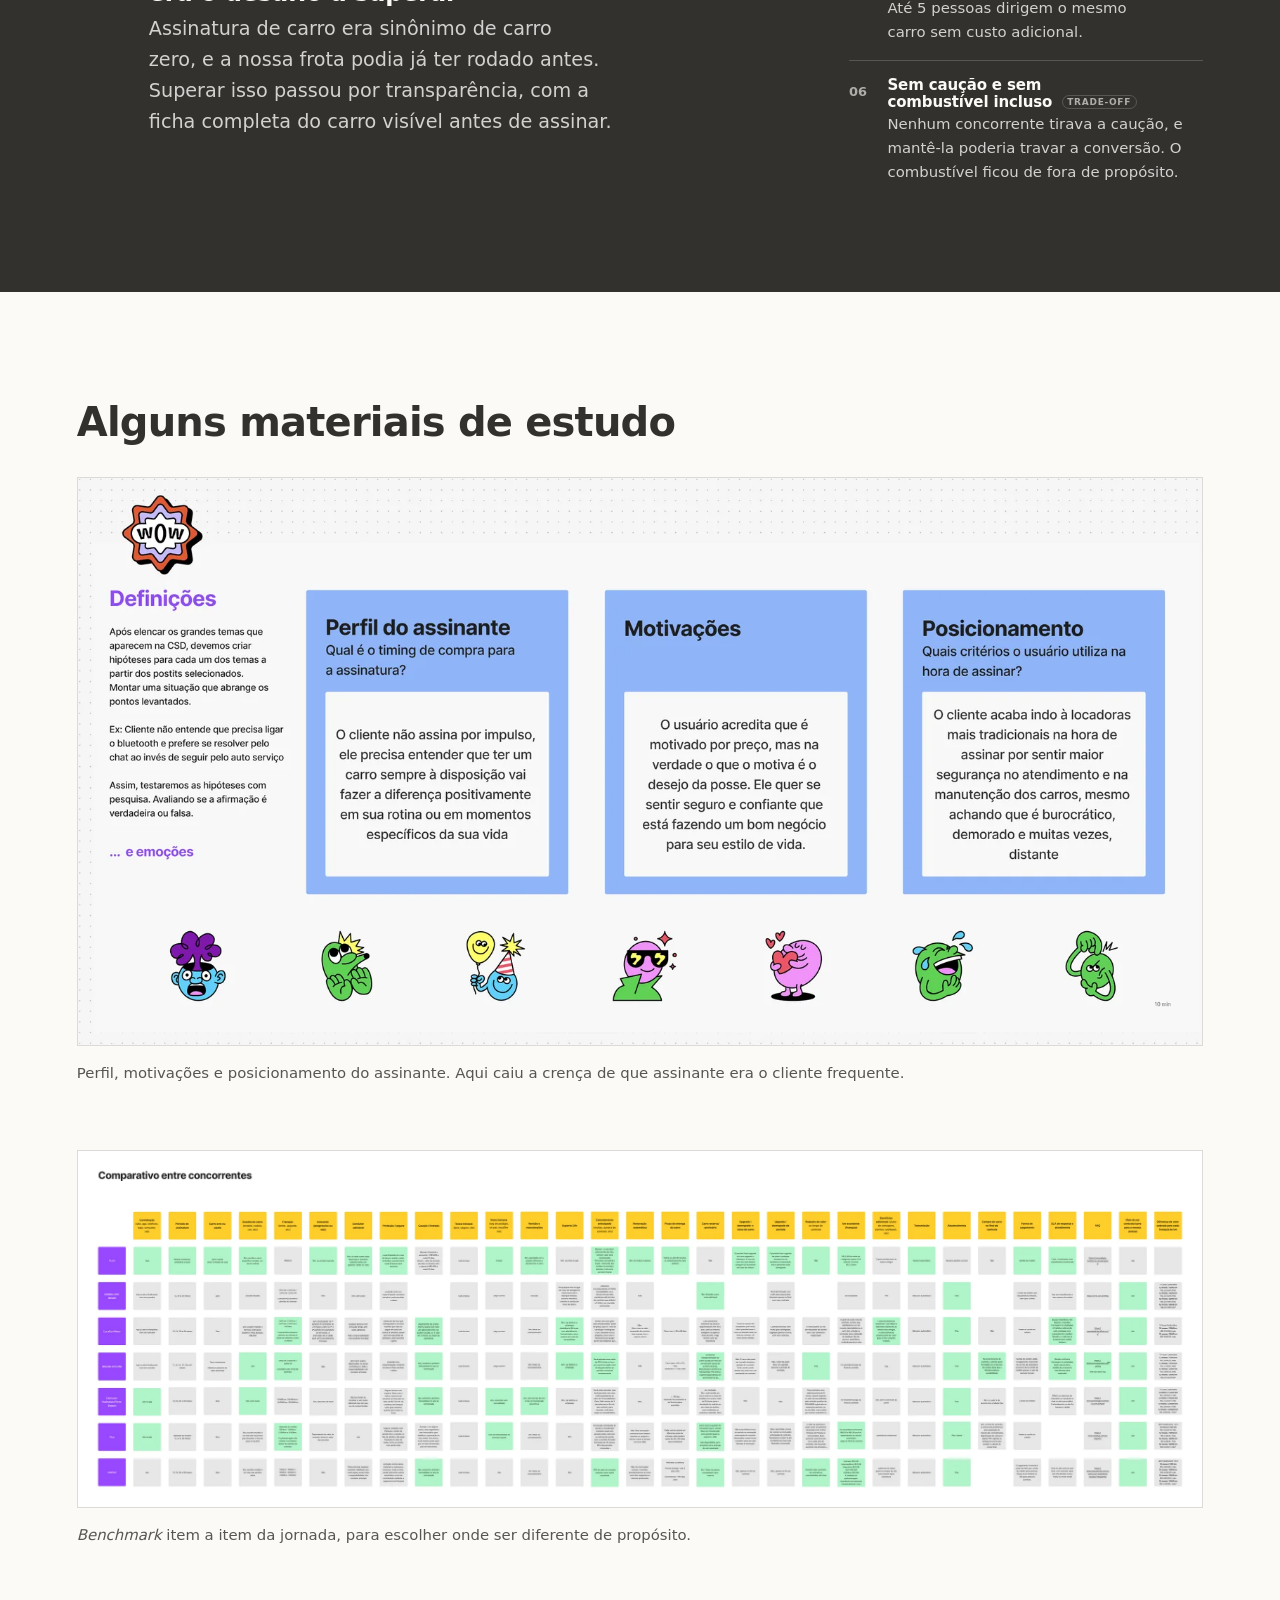
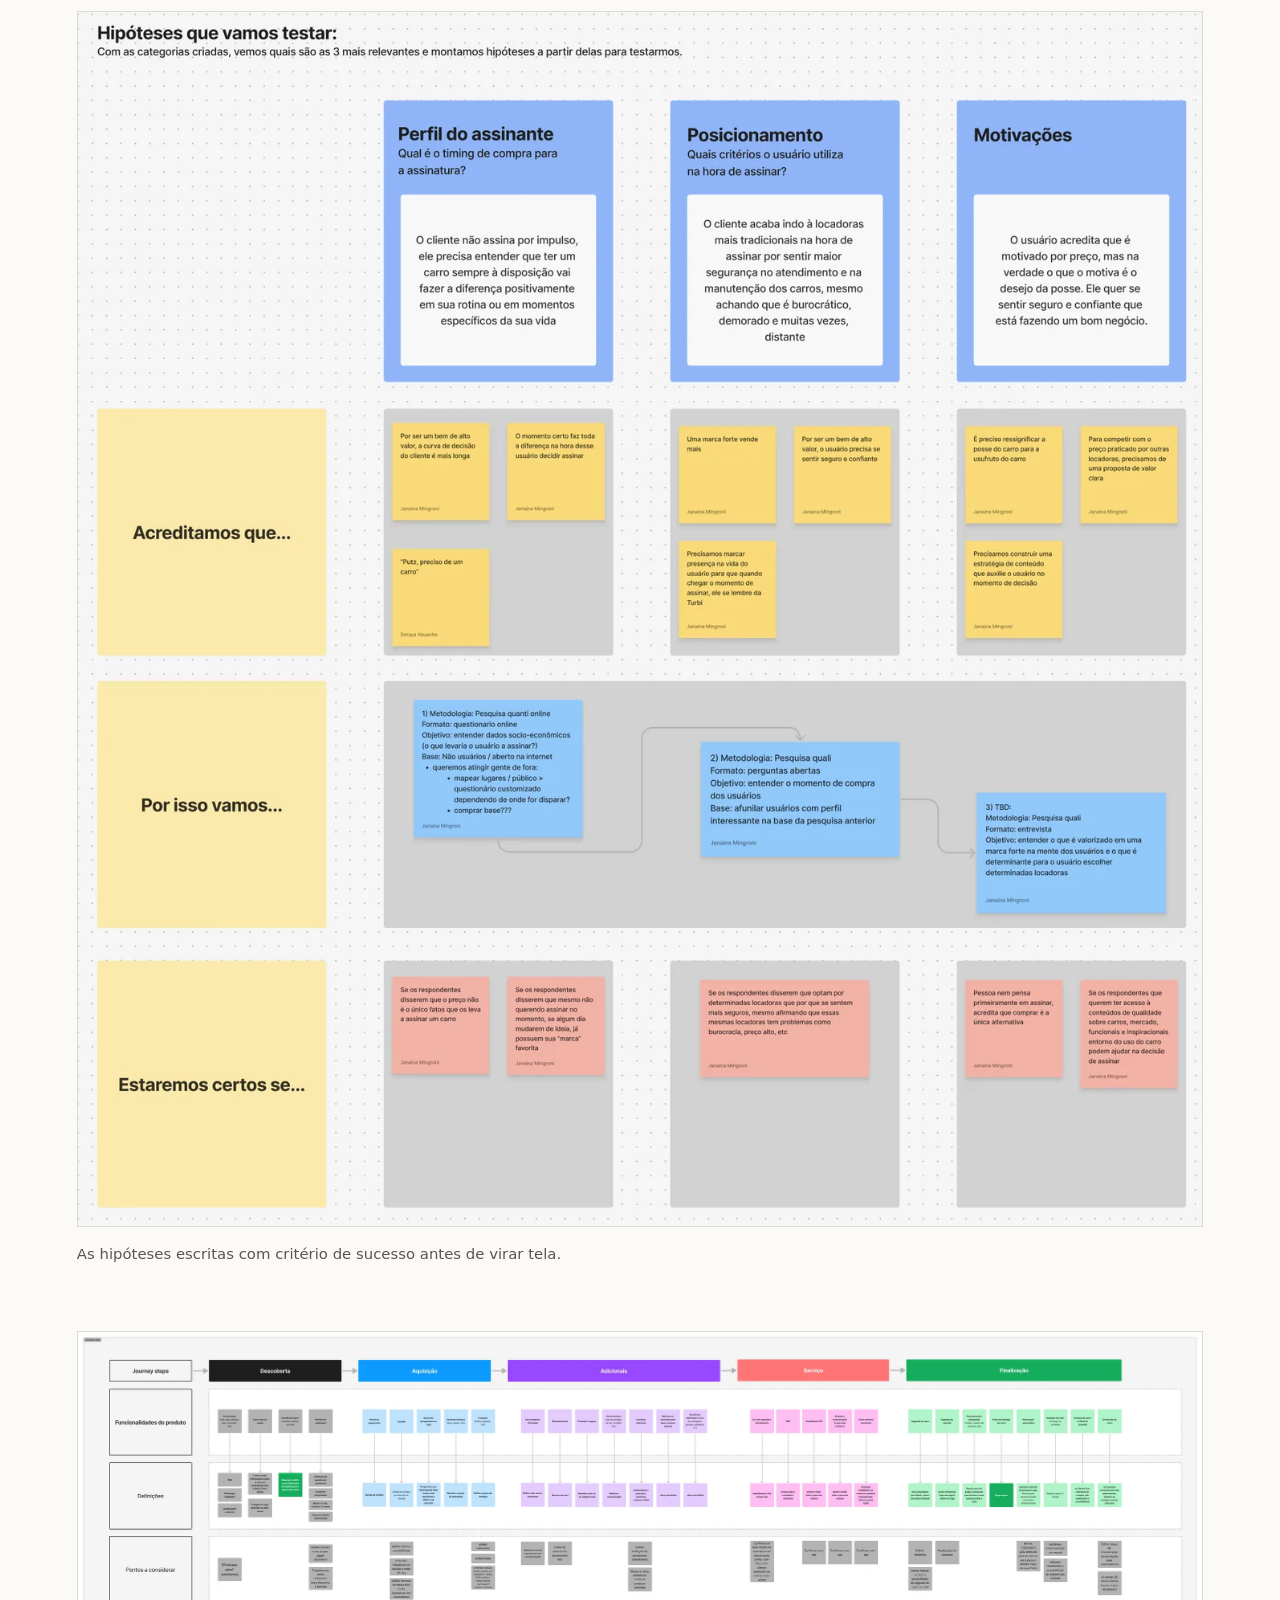
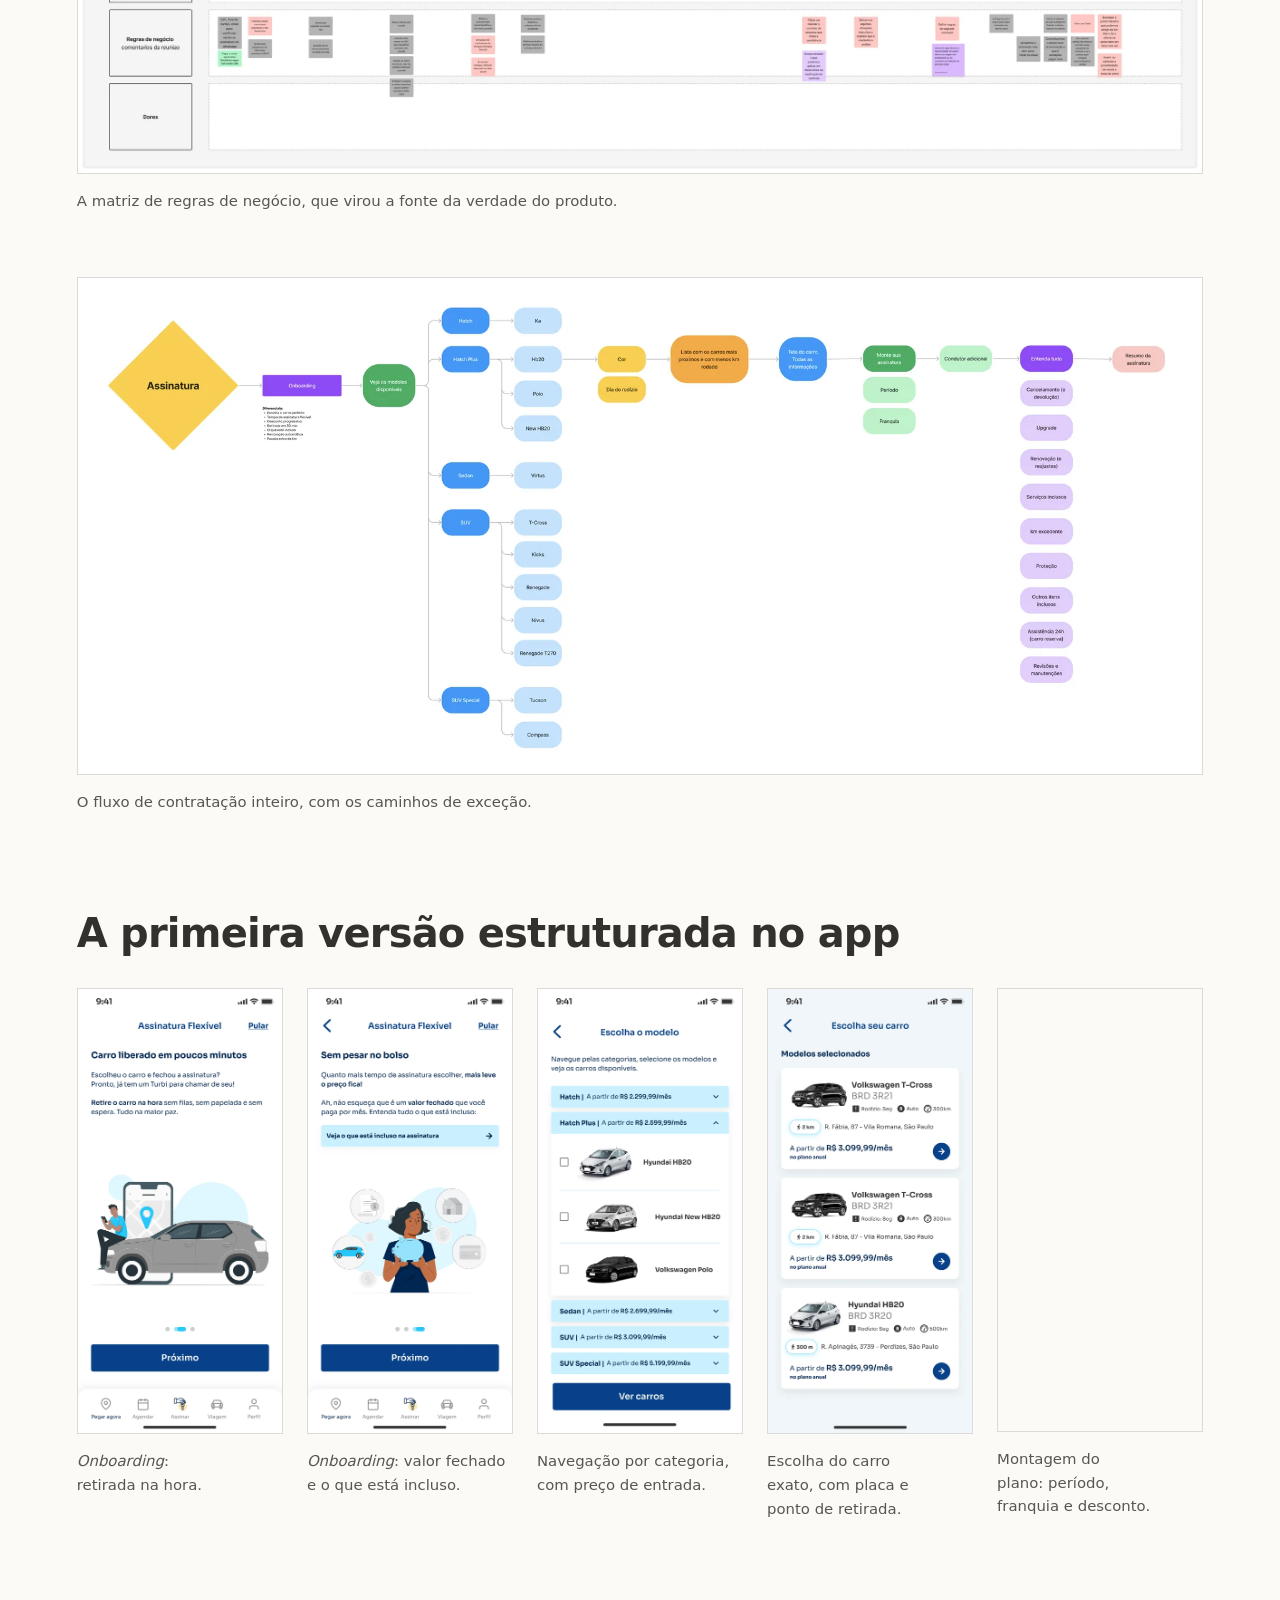
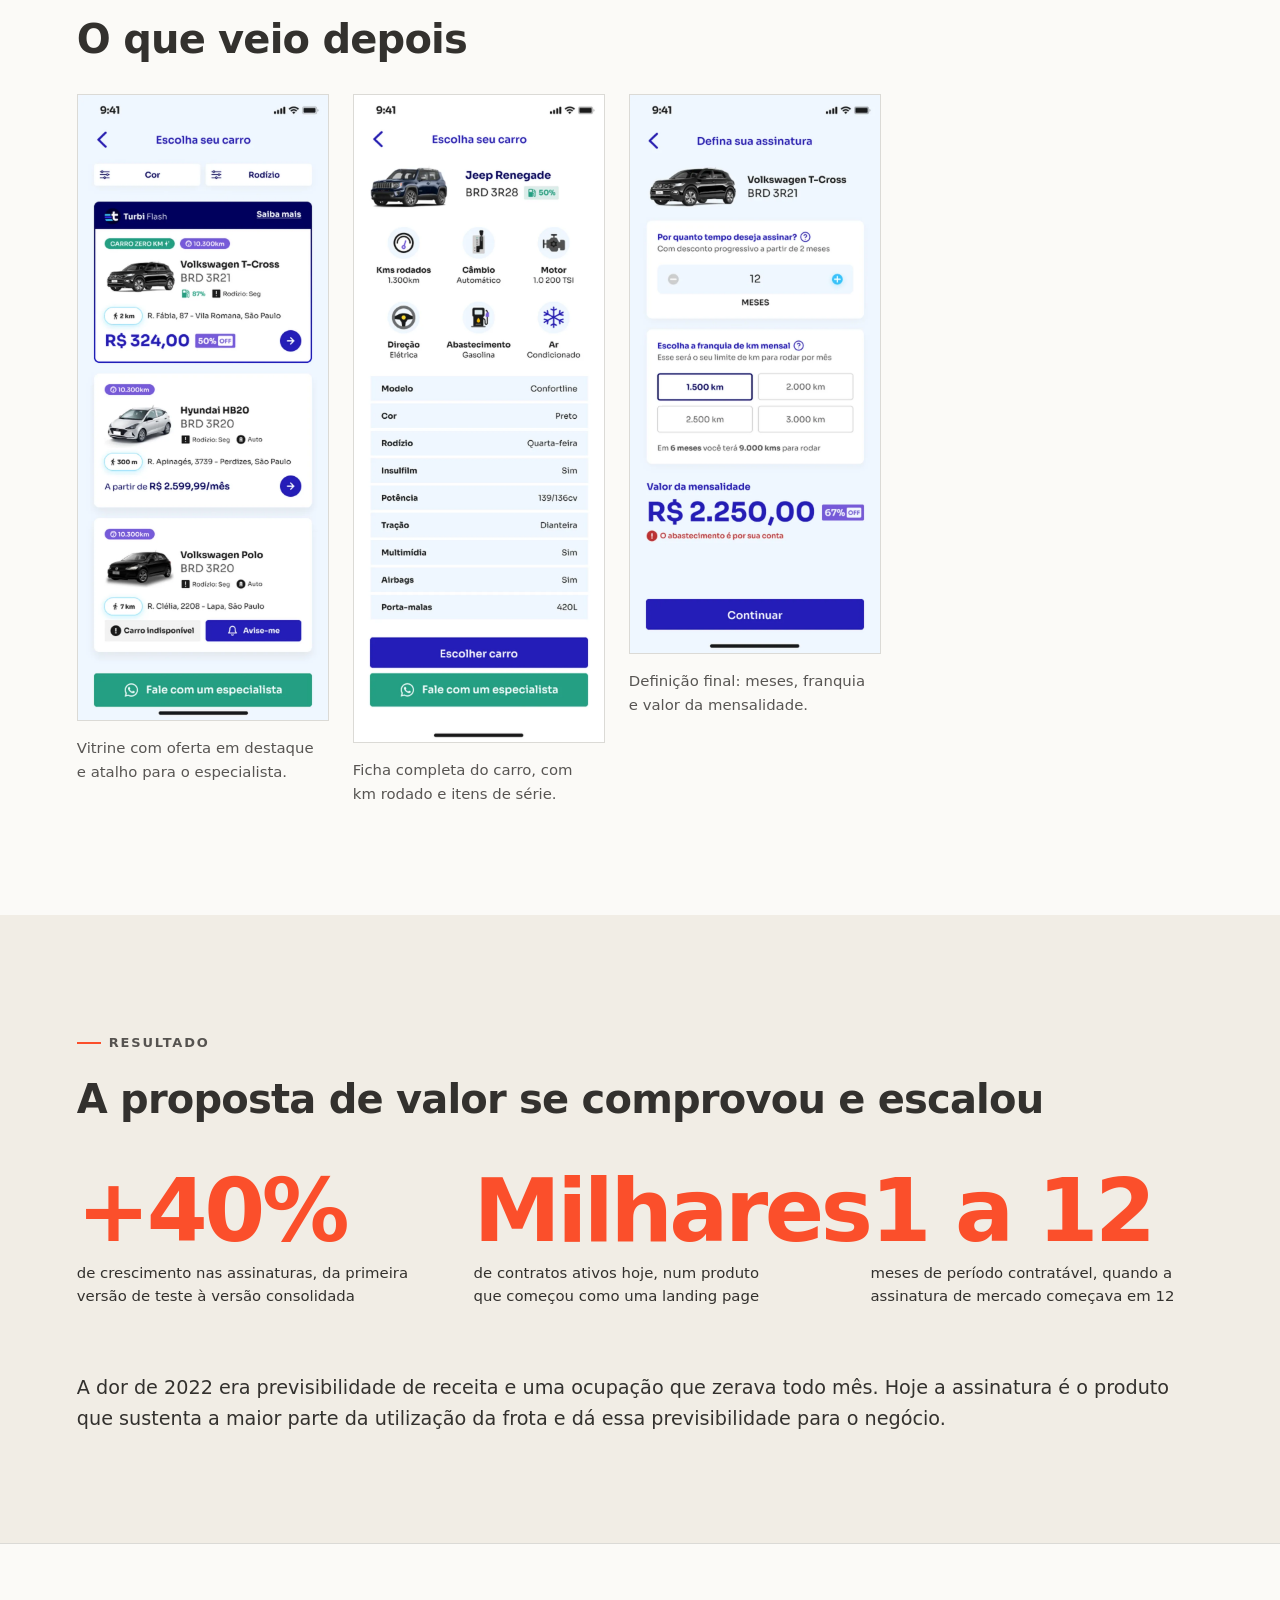
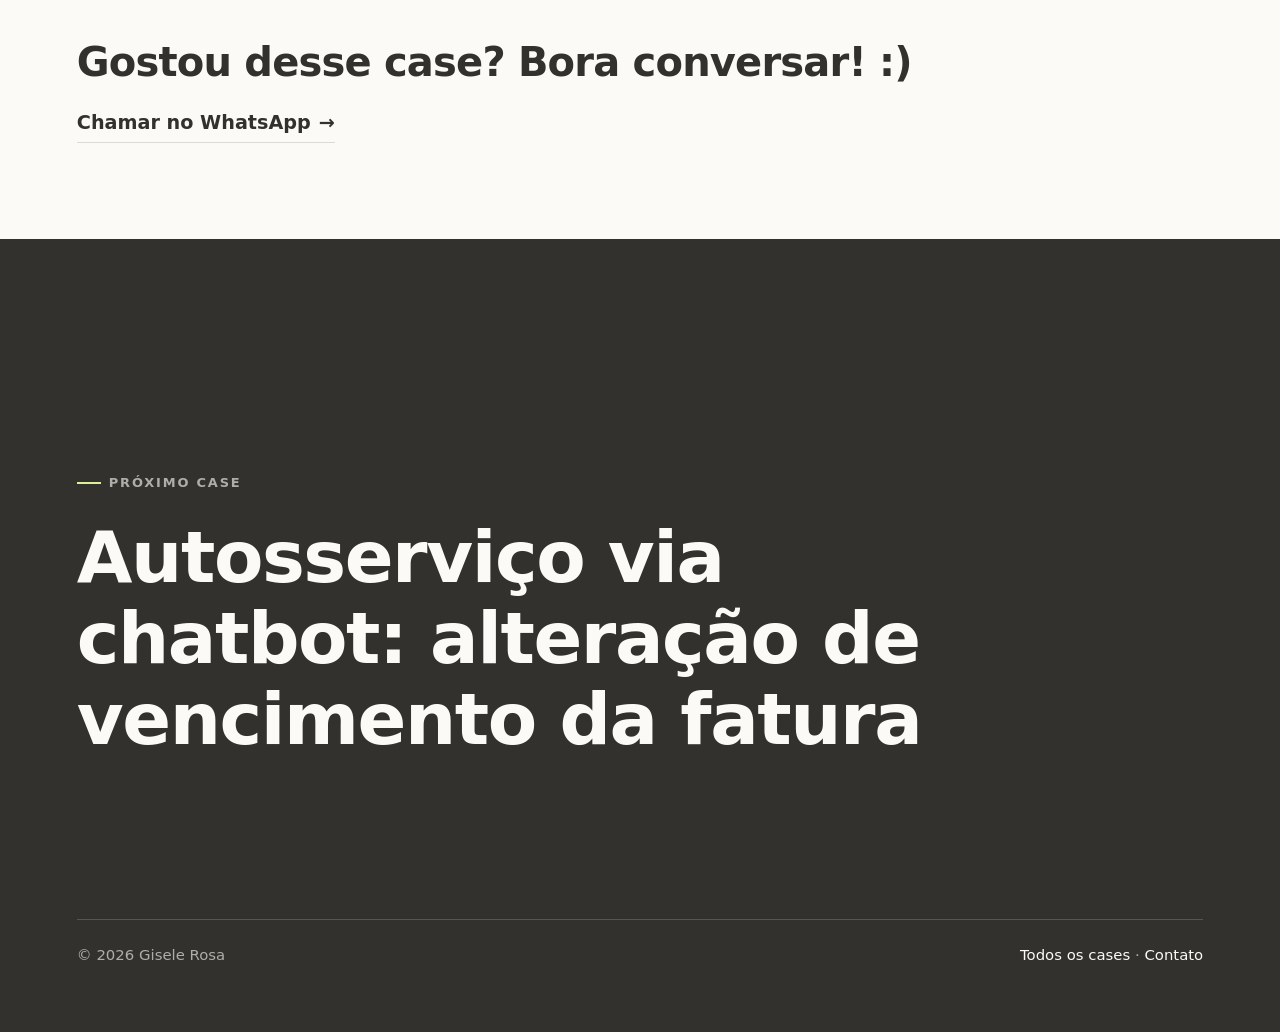
<file: cases/assinatura.html>
<!DOCTYPE html>
<html lang="pt-BR">
<head>
<meta charset="utf-8">
<meta name="viewport" content="width=device-width, initial-scale=1">
<meta name="referrer" content="strict-origin-when-cross-origin">
<meta name="theme-color" content="#FBFAF7">
<meta http-equiv="Content-Security-Policy" content="default-src 'self'; style-src 'self' 'unsafe-inline' https://fonts.googleapis.com; font-src 'self' https://fonts.gstatic.com; img-src 'self' data: https://*.goatcounter.com; script-src 'self' https://gc.zgo.at; connect-src 'self' https://*.goatcounter.com; base-uri 'self'; form-action 'none'; object-src 'none'">

<title>Assinatura flexível · Gisele Rosa</title>
<meta name="description" content="Case de produto: a assinatura flexível da Turbi, da landing page de validação de demanda até a comprovação da proposta de valor e a escala do produto.">
<meta name="author" content="Gisele Rosa">
<link rel="icon" href="../favicon.png" type="image/png" sizes="96x96">
<link rel="apple-touch-icon" href="../apple-touch-icon.png">
<link rel="canonical" href="https://giselerosapm.github.io/cases/assinatura.html">
<meta property="og:type" content="article">
<meta property="og:title" content="Assinatura flexível · Gisele Rosa">
<meta property="og:description" content="Portfólio de produto · Product Manager Sênior">
<meta property="og:image" content="https://giselerosapm.github.io/assets/img/og-image.png">
<meta property="og:url" content="https://giselerosapm.github.io/cases/assinatura.html">
<meta name="twitter:card" content="summary_large_image">

<link rel="preconnect" href="https://fonts.googleapis.com">
<link rel="preconnect" href="https://fonts.gstatic.com" crossorigin>
<link href="https://fonts.googleapis.com/css2?family=Manrope:wght@400;500;600;700&family=Plus+Jakarta+Sans:wght@400;500;600;700&display=swap" rel="stylesheet">

<link rel="stylesheet" href="../assets/css/tokens.css">
<link rel="stylesheet" href="../assets/css/base.css">
<link rel="stylesheet" href="../assets/css/layout.css">
<link rel="stylesheet" href="../assets/css/components.css">
<link rel="stylesheet" href="../assets/css/case.css">
</head>
<body>

<a class="skip-link" href="#main" data-i18n="geral.pular">Pular para o conteúdo</a>

<div class="progress" aria-hidden="true"><div class="progress__bar"></div></div>
<div class="slide-index" aria-hidden="true"></div>

<header class="header">
  <div class="container header__inner">
    <a class="header__brand" href="../index.html">Gisele Rosa</a>
    <nav class="header__nav" aria-label="Principal">
      <a href="../index.html#cases" data-i18n="nav.todosCases">Todos os cases</a>
      <a class="is-optional" href="../index.html#contato" data-i18n="nav.contato">Contato</a>
      <span class="lang" role="group" aria-label="Idioma">
        <button class="lang__btn is-active" data-lang="pt" aria-pressed="true">PT</button>
        <span class="lang__sep">/</span>
        <button class="lang__btn" data-lang="en" aria-pressed="false">EN</button>
      </span>
    </nav>
  </div>
</header>

<main id="main">

<!-- ============ 01 · CAPA ============ -->
<section class="section section--light section--full" data-slide>
  <div class="container grid cover">
    <div class="col-7">
    <p class="eyebrow reveal">2022–2024</p>
    <h1 class="display reveal" data-i18n="case.assinatura.capa.titulo">
      Assinatura flexível
    </h1>
    <p class="lead reveal" style="margin-top: var(--s-5)" data-i18n="case.assinatura.capa.sub">
      do MVP até a comprovação da proposta de valor
    </p>
    <dl class="meta reveal">
      <div><dt data-i18n="case.meta.periodo">Período</dt><dd>2022–2024</dd></div>
      <div><dt data-i18n="case.meta.papel">Papel</dt><dd data-i18n="case.assinatura.meta.papel">Senior Product Manager</dd></div>
      <div><dt data-i18n="case.meta.plataforma">Plataforma</dt><dd data-i18n="case.assinatura.meta.plataforma">App, site e operação</dd></div>
    </dl>
    </div>
    <div class="start-8 reveal">
        <svg class="illo illo--cover" width="400" height="280" viewBox="0 0 400 280" fill="none" aria-hidden="true" focusable="false" xmlns="http://www.w3.org/2000/svg">
          <g transform="translate(-5.8 -22.5) scale(1.029)">
          <path class="illo__draw" pathLength="1" d="M81.8 196.5 L96.5 205.0 L96.5 222.0 L81.8 213.5 Z" stroke="var(--illo-line)" stroke-width="1.07" stroke-linejoin="round" stroke-linecap="round" style="--d:120ms"/>
            <path class="illo__draw" pathLength="1" d="M111.2 196.5 L96.5 205.0 L96.5 222.0 L111.2 213.5 Z" stroke="var(--illo-line)" stroke-width="1.07" stroke-linejoin="round" stroke-linecap="round" style="--d:180ms"/>
            <path class="illo__draw" pathLength="1" d="M96.5 188.0 L111.2 196.5 L96.5 205.0 L81.8 196.5 Z" stroke="var(--illo-line)" stroke-width="1.07" stroke-linejoin="round" stroke-linecap="round" style="--d:0ms"/>
            <path class="illo__guide" d="M96.5 188.0 L96.5 205.0" stroke="var(--illo-guide)" stroke-width="0.97" stroke-dasharray="2.9 3.9" style="--d:360ms"/>
            <path class="illo__guide" d="M96.5 205.0 L111.2 213.5" stroke="var(--illo-guide)" stroke-width="0.97" stroke-dasharray="2.9 3.9" style="--d:360ms"/>
            <path class="illo__guide" d="M96.5 205.0 L81.8 213.5" stroke="var(--illo-guide)" stroke-width="0.97" stroke-dasharray="2.9 3.9" style="--d:360ms"/>
            <path class="illo__draw" pathLength="1" d="M141.1 171.0 L170.5 188.0 L170.5 222.0 L141.1 205.0 Z" stroke="var(--illo-line)" stroke-width="1.07" stroke-linejoin="round" stroke-linecap="round" style="--d:270ms"/>
            <path class="illo__draw" pathLength="1" d="M199.9 171.0 L170.5 188.0 L170.5 222.0 L199.9 205.0 Z" stroke="var(--illo-line)" stroke-width="1.07" stroke-linejoin="round" stroke-linecap="round" style="--d:330ms"/>
            <path class="illo__draw" pathLength="1" d="M170.5 154.0 L199.9 171.0 L170.5 188.0 L141.1 171.0 Z" stroke="var(--illo-line)" stroke-width="1.07" stroke-linejoin="round" stroke-linecap="round" style="--d:150ms"/>
            <path class="illo__guide" d="M185.2 162.5 L155.8 179.5" stroke="var(--illo-guide)" stroke-width="0.97" stroke-dasharray="2.9 3.9" style="--d:470ms"/>
            <path class="illo__guide" d="M155.8 162.5 L185.2 179.5" stroke="var(--illo-guide)" stroke-width="0.97" stroke-dasharray="2.9 3.9" style="--d:470ms"/>
            <path class="illo__guide" d="M170.5 154.0 L170.5 188.0" stroke="var(--illo-guide)" stroke-width="0.97" stroke-dasharray="2.9 3.9" style="--d:510ms"/>
            <path class="illo__guide" d="M170.5 188.0 L199.9 205.0" stroke="var(--illo-guide)" stroke-width="0.97" stroke-dasharray="2.9 3.9" style="--d:510ms"/>
            <path class="illo__guide" d="M170.5 188.0 L141.1 205.0" stroke="var(--illo-guide)" stroke-width="0.97" stroke-dasharray="2.9 3.9" style="--d:510ms"/>
            <path class="illo__fill" d="M274.0 120.0 L318.2 145.5 L274.0 171.0 L229.8 145.5 Z" fill="var(--illo-accent-2)" style="--d:720ms"/>
            <path class="illo__draw" pathLength="1" d="M229.8 145.5 L274.0 171.0 L274.0 222.0 L229.8 196.5 Z" stroke="var(--illo-line)" stroke-width="1.07" stroke-linejoin="round" stroke-linecap="round" style="--d:420ms"/>
            <path class="illo__draw" pathLength="1" d="M318.2 145.5 L274.0 171.0 L274.0 222.0 L318.2 196.5 Z" stroke="var(--illo-line)" stroke-width="1.07" stroke-linejoin="round" stroke-linecap="round" style="--d:480ms"/>
            <path class="illo__draw" pathLength="1" d="M274.0 120.0 L318.2 145.5 L274.0 171.0 L229.8 145.5 Z" stroke="var(--illo-line)" stroke-width="1.07" stroke-linejoin="round" stroke-linecap="round" style="--d:300ms"/>
            <path class="illo__guide" d="M274.0 120.0 L274.0 171.0" stroke="var(--illo-guide)" stroke-width="0.97" stroke-dasharray="2.9 3.9" style="--d:660ms"/>
            <path class="illo__guide" d="M274.0 171.0 L318.2 196.5" stroke="var(--illo-guide)" stroke-width="0.97" stroke-dasharray="2.9 3.9" style="--d:660ms"/>
            <path class="illo__guide" d="M274.0 171.0 L229.8 196.5" stroke="var(--illo-guide)" stroke-width="0.97" stroke-dasharray="2.9 3.9" style="--d:660ms"/>
            <path class="illo__guide" d="M274.0 92.8 L318.2 118.3 L274.0 143.8 L229.8 118.3 Z" stroke="var(--illo-guide)" stroke-width="0.97" stroke-dasharray="3.9 4.9" style="--d:720ms"/>
            <path class="illo__guide" d="M229.8 118.3 L274.0 143.8 L274.0 171.0 L229.8 145.5 Z" stroke="var(--illo-guide)" stroke-width="0.97" stroke-dasharray="3.9 4.9" style="--d:720ms"/>
            <path class="illo__guide" d="M318.2 118.3 L274.0 143.8 L274.0 171.0 L318.2 145.5 Z" stroke="var(--illo-guide)" stroke-width="0.97" stroke-dasharray="3.9 4.9" style="--d:720ms"/>
            <path class="illo__guide" d="M28.0 223.0 L372.0 223.0" stroke="var(--illo-guide)" stroke-width="0.97" stroke-dasharray="1.9 5.8" style="--d:60ms"/>
            <circle class="illo__dot" cx="96.5" cy="196.5" r="4.37" fill="var(--illo-accent)" style="--d:560ms"/>
          </g>
        </svg>
    </div>
  </div>
</section>

<!-- ============ 02 · TL;DR ============ -->
<section class="section section--dark section--full" data-slide>
  <div class="container">
    <p class="eyebrow reveal" data-i18n="case.tldr.eyebrow">Resumo</p>
    <dl class="tldr reveal">
      <div class="tldr__row">
        <dt data-i18n="case.tldr.contexto">Contexto</dt>
        <dd data-i18n="case.assinatura.tldr.contexto" data-i18n-html>
          <p>A Turbi aluga carros sob demanda, por horas e dias, desde 2017.</p>
          <p style="margin-top: var(--s-3)">Em 2022, uma dor latente para a escalabilidade do negócio era a falta de previsibilidade de receita e a necessidade de uma ocupação que zerava todo mês.</p>
        </dd>
      </div>
      <div class="tldr__row">
        <dt data-i18n="case.tldr.oquefiz">O que fizemos</dt>
        <dd data-i18n="case.assinatura.tldr.acao">Criamos um produto de assinatura de forma progressiva, validando uma frente completamente nova, mapeando as lacunas do mercado e posicionando o produto com um diferencial claro e a proposta de valor definida.</dd>
      </div>
      <div class="tldr__row">
        <dt data-i18n="case.tldr.resultado">Resultado</dt>
        <dd data-i18n="case.assinatura.tldr.resultado">Hoje a assinatura sustenta a maior parte da utilização da frota, com milhares de contratos ativos.</dd>
      </div>
    </dl>
  </div>
</section>

<!-- ============ 03 · CONTEXTO E PROBLEMA ============ -->
<section class="section section--light" data-slide>
  <div class="container grid">
    <div class="col-5">
      <div class="slide-head reveal">
        <p class="eyebrow" data-i18n="case.contexto.eyebrow">Contexto e problema</p>
        <h2 data-i18n="case.assinatura.contexto.titulo">Assinatura de carro já existia, mas não do jeito Turbi.</h2>
      </div>
    </div>
    <div class="start-7">
      <div class="measure reveal">
        <p data-i18n="case.assinatura.contexto.p1">
          O mercado vendia assinatura com consultores, contratos engessados e o carro
          escolhido por categoria com meses de antecedência. A Turbi tinha o oposto
          disso no DNA: contratação sozinha pelo app, carro específico e nenhum
          balcão.
        </p>
        <p style="margin-top: var(--s-4)" data-i18n="case.assinatura.contexto.p2" data-i18n-html>
          Para o negócio, a aposta era previsibilidade de receita e melhor utilização
          da frota durante a semana. Para o cliente, ter um carro para chamar de seu
          sem a burocracia de ser dono de um. O desafio era o <i class="en">time to market</i> correndo
          contra a descoberta completa, para um público novo e com outra motivação de
          uso.
        </p>
      </div>
      <blockquote class="quote reveal" style="margin-top: var(--s-7)">
        <p data-i18n="case.assinatura.quote1.t">Ter um carro novo, simples e imediato, sem a burocracia de comprar ou alugar, com a segurança de não ficar na mão.</p>
        <footer data-i18n="case.assinatura.quote1.a">Proposta de valor percebida, baseada em pesquisa com os clientes</footer>
      </blockquote>
    </div>
  </div>
</section>

<!-- ============ 04 · DISCOVERY ============ -->
<section class="section section--beige" data-slide>
  <div class="container">
    <div class="slide-head reveal">
      <p class="eyebrow" data-i18n="case.discovery.eyebrow">Discovery</p>
      <h2 data-i18n="case.assinatura.discovery.titulo">O método</h2>
    </div>
    <div class="measure reveal">
      <p data-i18n="case.assinatura.discovery.metodo">
        Com o entendimento da necessidade do negócio para lançar o produto,
        conseguimos validar e escalar a demanda do produto em menos de um ano.
      </p>
    </div>

    <p class="timeline-label reveal" style="margin-top: var(--s-7)" data-i18n="case.discovery.oqfoifeito">O que foi feito</p>
    <div class="case-timeline reveal">

      <div class="ct-item">
        <p class="ct-when">mai 2022</p>
        <div class="ct-rail" aria-hidden="true"></div>
        <div class="ct-what">
          <h3 data-i18n="case.assinatura.ct1.t">Landing page para validação da demanda</h3>
          <p data-i18n="case.assinatura.ct1.d">Uma página vendendo nosso aluguel de 30 dias como um novo formato de uso do carro, para medir demanda sem produto.</p>
        </div>
      </div>

      <div class="ct-item">
        <p class="ct-when">nov 2022</p>
        <div class="ct-rail" aria-hidden="true"></div>
        <div class="ct-what">
          <h3 data-i18n="case.assinatura.ct2.t" data-i18n-html>Assinatura como <i class="en">upgrade</i> da reserva</h3>
          <p data-i18n="case.assinatura.ct2.d">Agora no app, quem estava reservando um carro por mais de 15 dias recebia a oferta de assinar. Vender dentro de um fluxo que já existia foi o jeito mais barato de testar preço e período.</p>
        </div>
      </div>

      <div class="ct-item">
        <p class="ct-when">jan 2023</p>
        <div class="ct-rail" aria-hidden="true"></div>
        <div class="ct-what">
          <h3 data-i18n="case.assinatura.ct3.t">Primeira versão da adesão por fluxo próprio</h3>
          <p data-i18n="case.assinatura.ct3.d">A assinatura deixou de depender de uma reserva e virou porta de entrada própria. Foi quando o produto passou a ter base para analisar.</p>
        </div>
      </div>

      <div class="ct-item">
        <p class="ct-when">fev–abr 2023</p>
        <div class="ct-rail" aria-hidden="true"></div>
        <div class="ct-what">
          <h3 data-i18n="case.assinatura.ct4.t">Trabalho de mapeamento e produtização</h3>
          <p data-i18n="case.assinatura.ct4.d" data-i18n-html>Análise da base de assinantes, contato com assinantes e <i class="en">leads</i>, pesquisa quantitativa, estudo de uso de quilometragem e <i class="en">benchmark</i>. Daí saíram as regras, o fluxo, o protótipo e o teste de usabilidade.</p>
        </div>
      </div>

      <div class="ct-item">
        <p class="ct-when">mai 2023</p>
        <div class="ct-rail" aria-hidden="true"></div>
        <div class="ct-what">
          <h3 data-i18n="case.assinatura.ct5.t">V1 estruturada no ar</h3>
          <p data-i18n="case.assinatura.ct5.d" data-i18n-html>Período de 1 a 12 meses com desconto progressivo, escolha do carro específico, cobrança recorrente, renovação e <i class="en">upgrade</i> dentro do contrato.</p>
        </div>
      </div>

      <div class="ct-item">
        <p class="ct-when">jun–ago 2023</p>
        <div class="ct-rail" aria-hidden="true"></div>
        <div class="ct-what">
          <h3 data-i18n="case.assinatura.ct6.t">V2 estruturada: franquias e condutor adicional</h3>
          <p data-i18n="case.assinatura.ct6.d">As faixas de franquia acumulativa entraram junto com condutor adicional sem custo, além do aviso de km excedente.</p>
        </div>
      </div>

      <div class="ct-item">
        <p class="ct-when">2023–2024</p>
        <div class="ct-rail" aria-hidden="true"></div>
        <div class="ct-what">
          <h3 data-i18n="case.assinatura.ct7.t">Ciclos de melhoria contínua</h3>
          <p data-i18n="case.assinatura.ct7.d" data-i18n-html>Revisão de fluxo e de <i class="en">copy</i>, evolução a partir do mapeamento da jornada e dúvidas sendo sanadas dentro do produto em vez de no atendimento.</p>
        </div>
      </div>

    </div>
  </div>
</section>

<!-- ============ 05 · ACHADOS E DECISÕES ============ -->
<section class="section section--dark" data-slide>
  <div class="container">
    <div class="slide-head reveal">
      <h2 style="max-width: none" data-i18n="case.assinatura.achados.titulo">Os achados mais importantes</h2>
    </div>
    <div class="grid">
      <div class="col-7">
        <div class="findings reveal">
          <div class="finding">
            <div>
              <h3 data-i18n="case.assinatura.achado1.t">O atendimento precisava ser mais humano do que a gente imaginava</h3>
              <p data-i18n="case.assinatura.achado1.d" data-i18n-html>A proposta de valor da Turbi é o autoatendimento, mas o <i class="en">discovery</i> mostrou que o cliente precisava falar com alguém nesse fluxo, por conta do ticket médio e do contrato mais longo.</p>
            </div>
          </div>
          <div class="finding">
            <div>
              <h3 data-i18n="case.assinatura.achado2.t">Entregar o carro rápido era o nosso maior diferencial</h3>
              <p data-i18n="case.assinatura.achado2.d">Nenhum concorrente entregava em menos de 7 dias, e nos casos de montadora a espera chegava a 60. Retirar o carro na hora foi a vantagem mais citada na pesquisa com a base.</p>
            </div>
          </div>
          <div class="finding">
            <div>
              <h3 data-i18n="case.assinatura.achado3.t">O carro não ser zero era o desafio a superar</h3>
              <p data-i18n="case.assinatura.achado3.d">Assinatura de carro era sinônimo de carro zero, e a nossa frota podia já ter rodado antes. Superar isso passou por transparência, com a ficha completa do carro visível antes de assinar.</p>
            </div>
          </div>
        </div>
      </div>
      <div class="start-9">
        <p class="timeline-label reveal" data-i18n="case.assinatura.decisoes.label">As decisões de produto</p>
        <div class="features features--aside reveal">
      <div class="feature">
        <div>
          <h3 data-i18n="case.assinatura.feat1.t">De 1 a 12 meses, com desconto progressivo</h3>
          <p data-i18n="case.assinatura.feat1.d">Não existia até então: as assinaturas de mercado começavam em 12 meses.</p>
        </div>
      </div>
      <div class="feature">
        <div>
          <h3 data-i18n="case.assinatura.feat3.t">Franquia de km acumulativa</h3>
          <p data-i18n="case.assinatura.feat3.d">O que não roda em um mês fica para o mês seguinte dentro do contrato.</p>
        </div>
      </div>
      <div class="feature">
        <div>
          <h3 data-i18n="case.assinatura.feat4.t">Renovação automática gerenciável no app</h3>
          <p data-i18n="case.assinatura.feat4.d">O cliente vê quando o contrato termina e decide renovar ou encerrar sem falar com ninguém.</p>
        </div>
      </div>
      <div class="feature">
        <div>
          <h3 data-i18n="case.assinatura.feat5.t" data-i18n-html><i class="en">Upgrade</i> durante a assinatura</h3>
          <p data-i18n="case.assinatura.feat5.d">De período, categoria ou franquia, sem precisar encerrar o contrato e assinar de novo.</p>
        </div>
      </div>
      <div class="feature">
        <div>
          <h3 data-i18n="case.assinatura.feat6.t">Condutor adicional sem custo</h3>
          <p data-i18n="case.assinatura.feat6.d">Até 5 pessoas dirigem o mesmo carro sem custo adicional.</p>
        </div>
      </div>
      <div class="feature feature--tradeoff">
        <div>
          <h3 data-i18n="case.assinatura.feat7.t" data-i18n-html>Sem caução e sem combustível incluso <span class="feature__tag" data-i18n="case.solucao.tradeoff">trade-off</span></h3>
          <p data-i18n="case.assinatura.feat7.d">Nenhum concorrente tirava a caução, e mantê-la poderia travar a conversão. O combustível ficou de fora de propósito.</p>
        </div>
      </div>
        </div>
      </div>
    </div>
  </div>
</section>

<!-- ============ 06 · MATERIAIS E TELAS ============ -->
<section class="section section--light" data-slide>
  <div class="container">

    <!-- ---- Materiais de estudo ---- -->
    <div class="gallery reveal">
      <div class="gallery__head">
        <h3 data-i18n="case.assinatura.gal1.t">Alguns materiais de estudo</h3>
      </div>
      <div class="shots shots--stack">
        <figure class="figure">
          <img src="../assets/img/assinatura/perfil-do-assinante.webp" width="1600" height="807" loading="lazy" decoding="async"
               alt="Painel com o perfil, as motivações e o posicionamento do assinante"
               data-i18n-attr="alt:case.assinatura.img.perfil">
          <figcaption data-i18n="case.assinatura.cap.perfil">Perfil, motivações e posicionamento do assinante. Aqui caiu a crença de que assinante era o cliente frequente.</figcaption>
        </figure>
        <figure class="figure">
          <img src="../assets/img/assinatura/benchmark.webp" width="2400" height="759" loading="lazy" decoding="async"
               alt="Matriz de comparação item a item com os concorrentes"
               data-i18n-attr="alt:case.assinatura.img.benchmark">
          <figcaption data-i18n="case.assinatura.cap.benchmark" data-i18n-html><i class="en">Benchmark</i> item a item da jornada, para escolher onde ser diferente de propósito.</figcaption>
        </figure>
        <figure class="figure">
          <img src="../assets/img/assinatura/hipoteses.webp" width="1400" height="1511" loading="lazy" decoding="async"
               alt="Quadro de hipóteses com acreditamos que, por isso vamos e estaremos certos se"
               data-i18n-attr="alt:case.assinatura.img.hipoteses">
          <figcaption data-i18n="case.assinatura.cap.hipoteses">As hipóteses escritas com critério de sucesso antes de virar tela.</figcaption>
        </figure>
        <figure class="figure">
          <img src="../assets/img/assinatura/regras.webp" width="2400" height="941" loading="lazy" decoding="async"
               alt="Matriz de regras de negócio da assinatura por dimensão"
               data-i18n-attr="alt:case.assinatura.img.regras">
          <figcaption data-i18n="case.assinatura.cap.regras">A matriz de regras de negócio, que virou a fonte da verdade do produto.</figcaption>
        </figure>
        <figure class="figure">
          <img src="../assets/img/assinatura/fluxo.webp" width="1800" height="794" loading="lazy" decoding="async"
               alt="Fluxo de contratação da assinatura, da escolha do carro à confirmação"
               data-i18n-attr="alt:case.assinatura.img.fluxo">
          <figcaption data-i18n="case.assinatura.cap.fluxo">O fluxo de contratação inteiro, com os caminhos de exceção.</figcaption>
        </figure>
      </div>
    </div>

    <!-- ---- Versão completa ---- -->
    <div class="gallery reveal">
      <div class="gallery__head">
        <h3 data-i18n="case.assinatura.gal3.t">A primeira versão estruturada no app</h3>
      </div>
      <div class="shots shots--screens shots--row5">
        <figure class="figure">
          <img src="../assets/img/assinatura/v1-2.webp" width="900" height="1958" loading="lazy" decoding="async"
               alt="Tela de onboarding sobre retirar o carro em poucos minutos"
               data-i18n-attr="alt:case.assinatura.img.v12">
          <figcaption data-i18n="case.assinatura.cap.v12" data-i18n-html><i class="en">Onboarding</i>: retirada na hora.</figcaption>
        </figure>
        <figure class="figure">
          <img src="../assets/img/assinatura/v1-3.webp" width="900" height="1958" loading="lazy" decoding="async"
               alt="Tela de onboarding sobre valor fechado e o que está incluso"
               data-i18n-attr="alt:case.assinatura.img.v13">
          <figcaption data-i18n="case.assinatura.cap.v13" data-i18n-html><i class="en">Onboarding</i>: valor fechado e o que está incluso.</figcaption>
        </figure>
        <figure class="figure">
          <img src="../assets/img/assinatura/v1-4.webp" width="900" height="1958" loading="lazy" decoding="async"
               alt="Escolha de modelo por categoria com preço inicial"
               data-i18n-attr="alt:case.assinatura.img.v14">
          <figcaption data-i18n="case.assinatura.cap.v14">Navegação por categoria, com preço de entrada.</figcaption>
        </figure>
        <figure class="figure">
          <img src="../assets/img/assinatura/v1-5.webp" width="900" height="1958" loading="lazy" decoding="async"
               alt="Lista de carros disponíveis com placa e ponto de retirada"
               data-i18n-attr="alt:case.assinatura.img.v15">
          <figcaption data-i18n="case.assinatura.cap.v15">Escolha do carro exato, com placa e ponto de retirada.</figcaption>
        </figure>
        <figure class="figure">
          <img src="../assets/img/assinatura/v1-6.webp" width="750" height="1624" loading="lazy" decoding="async"
               alt="Montagem do plano com período e franquia de quilometragem"
               data-i18n-attr="alt:case.assinatura.img.v16">
          <figcaption data-i18n="case.assinatura.cap.v16">Montagem do plano: período, franquia e desconto.</figcaption>
        </figure>
      </div>
    </div>

    <!-- ---- Evolução ---- -->
    <div class="gallery reveal">
      <div class="gallery__head">
        <h3 data-i18n="case.assinatura.gal4.t">O que veio depois</h3>
      </div>
      <div class="shots shots--screens">
        <figure class="figure">
          <img src="../assets/img/assinatura/v3-3.webp" width="750" height="1876" loading="lazy" decoding="async"
               alt="Lista de carros com destaque promocional e opção de falar com especialista"
               data-i18n-attr="alt:case.assinatura.img.v33">
          <figcaption data-i18n="case.assinatura.cap.v33">Vitrine com oferta em destaque e atalho para o especialista.</figcaption>
        </figure>
        <figure class="figure">
          <img src="../assets/img/assinatura/v3-2.webp" width="750" height="1942" loading="lazy" decoding="async"
               alt="Ficha completa do carro com especificações antes de assinar"
               data-i18n-attr="alt:case.assinatura.img.v32">
          <figcaption data-i18n="case.assinatura.cap.v32">Ficha completa do carro, com km rodado e itens de série.</figcaption>
        </figure>
        <figure class="figure">
          <img src="../assets/img/assinatura/v3-4.webp" width="750" height="1674" loading="lazy" decoding="async"
               alt="Definição final da assinatura com período, franquia e mensalidade"
               data-i18n-attr="alt:case.assinatura.img.v34">
          <figcaption data-i18n="case.assinatura.cap.v34">Definição final: meses, franquia e valor da mensalidade.</figcaption>
        </figure>
      </div>
    </div>

  </div>
</section>

<!-- ============ 07 · RESULTADO ============ -->
<section class="section section--beige section--result" data-slide>
  <div class="container">
    <div class="slide-head reveal">
      <p class="eyebrow" data-i18n="case.resultado.eyebrow">Resultado</p>
      <h2 style="max-width: none" data-i18n="case.assinatura.resultado.titulo">A proposta de valor se comprovou e escalou</h2>
    </div>
    <div class="stats reveal">
      <div class="stat">
        <p class="stat__num">+40%</p>
        <p class="stat__label" data-i18n="case.assinatura.res1.l">de crescimento nas assinaturas, da primeira versão de teste à versão consolidada</p>
      </div>
      <div class="stat">
        <p class="stat__num">Milhares</p>
        <p class="stat__label" data-i18n="case.assinatura.res2.l">de contratos ativos hoje, num produto que começou como uma landing page</p>
      </div>
      <div class="stat">
        <p class="stat__num">1 a 12</p>
        <p class="stat__label" data-i18n="case.assinatura.res3.l">meses de período contratável, quando a assinatura de mercado começava em 12</p>
      </div>
    </div>
    <div class="reveal" style="margin-top: var(--s-7)">
      <p style="max-width: none" data-i18n="case.assinatura.resultado.fecho2">
        A dor de 2022 era previsibilidade de receita e uma ocupação que zerava todo
        mês. Hoje a assinatura é o produto que sustenta a maior parte da utilização da
        frota e dá essa previsibilidade para o negócio.
      </p>
    </div>
  </div>
</section>


<!-- ============ CTA ============ -->
<section class="section section--light cta-band">
  <div class="container">
    <p class="cta-band__txt reveal" data-i18n="case.cta.txt">Gostou desse case? Bora conversar! :)</p>
    <p class="reveal" style="margin-top: var(--s-4)">
      <a class="arrow-link" href="https://wa.me/5511996821571" target="_blank" rel="noopener">
        <span data-i18n="case.cta.link">Chamar no WhatsApp</span>
        <span class="arrow" aria-hidden="true">→</span>
      </a>
    </p>
  </div>
</section>

</main>

<!-- ============ PRÓXIMO CASE ============ -->
<footer class="footer">
  <div class="container">
    <a class="next-case" href="vencimento.html">
      <p class="eyebrow" data-i18n="case.proximo">Próximo case</p>
      <p class="next-case__title" data-i18n="home.case2.titulo">Autosserviço via chatbot: alteração de vencimento da fatura</p>
    </a>
    <div class="footer__bottom">
      <span>© <span data-year></span> Gisele Rosa</span>
      <span>
        <a href="../index.html#cases" data-i18n="nav.todosCases">Todos os cases</a> ·
        <a href="mailto:giii.rosaa@gmail.com" data-i18n="nav.contato">Contato</a>
      </span>
    </div>
  </div>
</footer>

<script src="../assets/js/i18n.js"></script>
<script src="../assets/js/reveal.js"></script>
<script src="../assets/js/main.js"></script>

<!-- Analytics sem cookie e sem dado pessoal (GoatCounter).
     Trocar o código em data-goatcounter se o subdomínio for outro. -->
<script data-goatcounter="https://giselerosapm.goatcounter.com/count"
        async src="https://gc.zgo.at/count.js"></script>
</body>
</html>
</file>
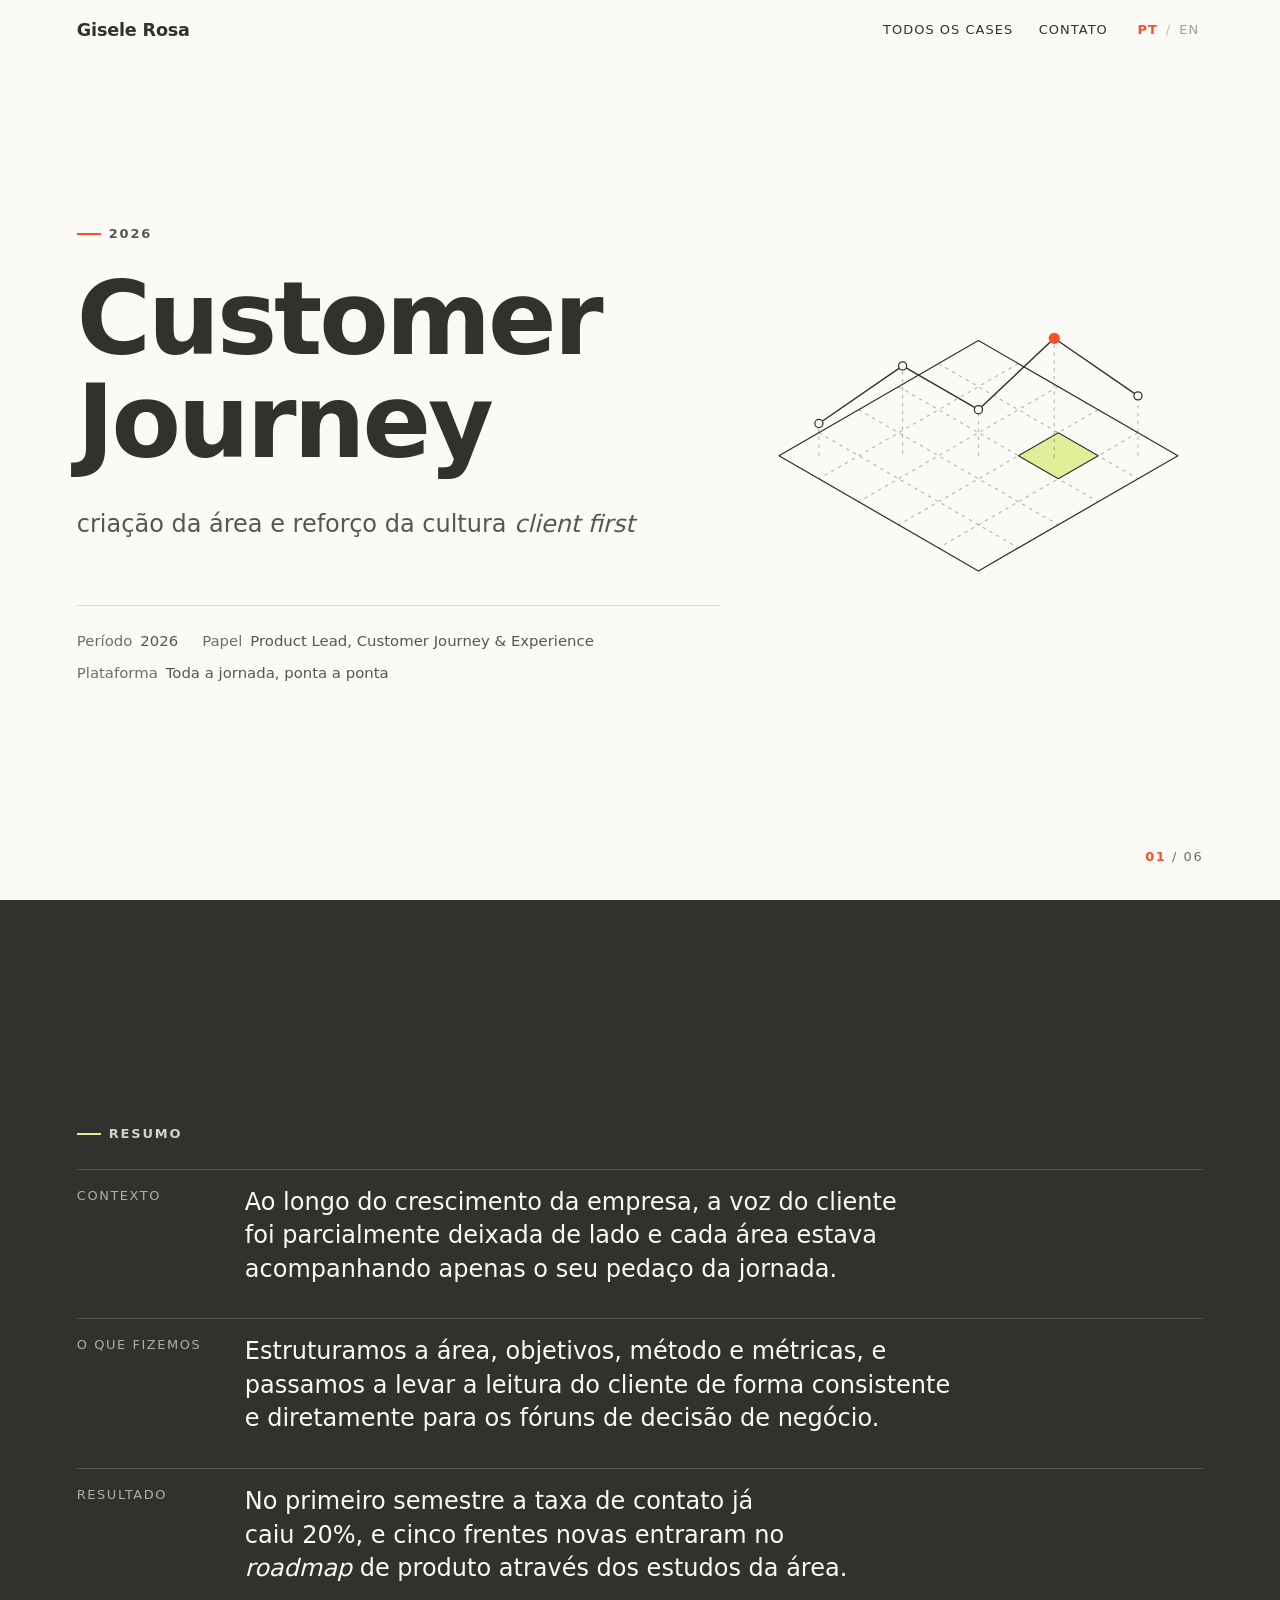
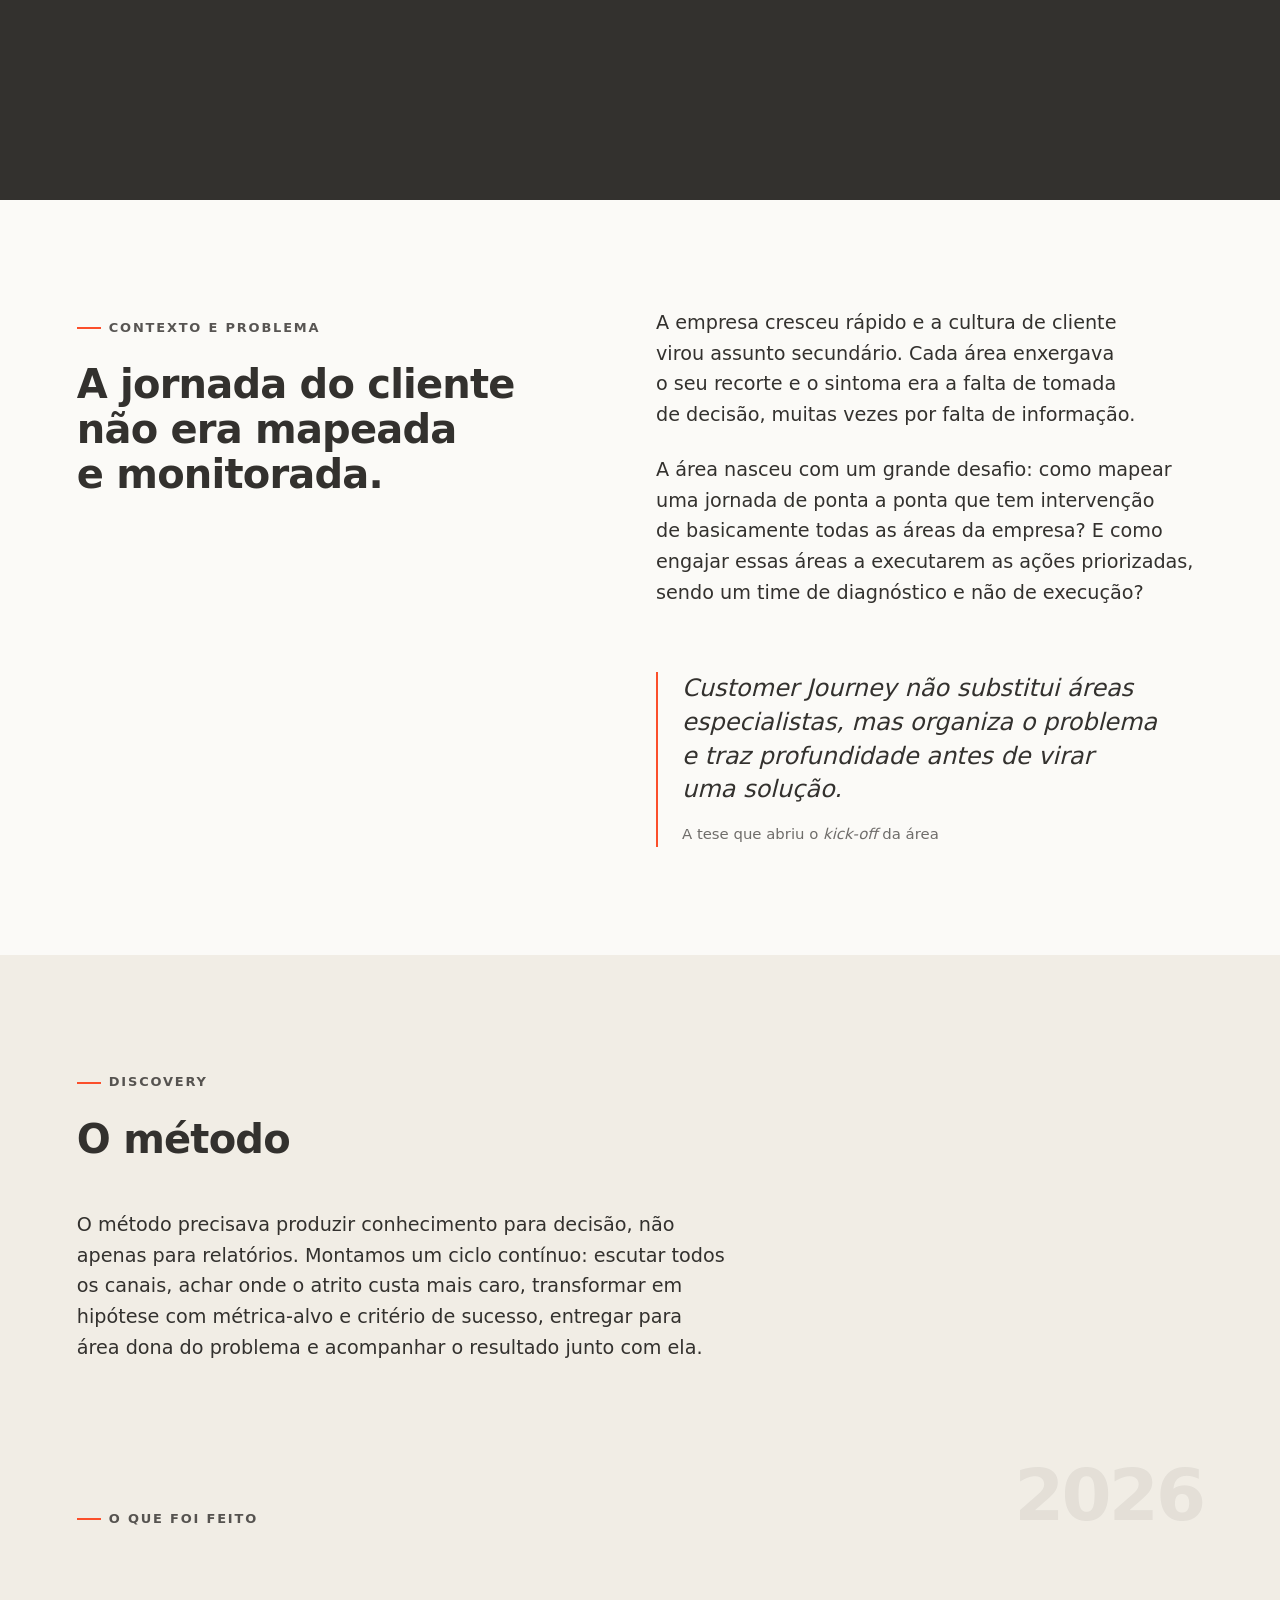
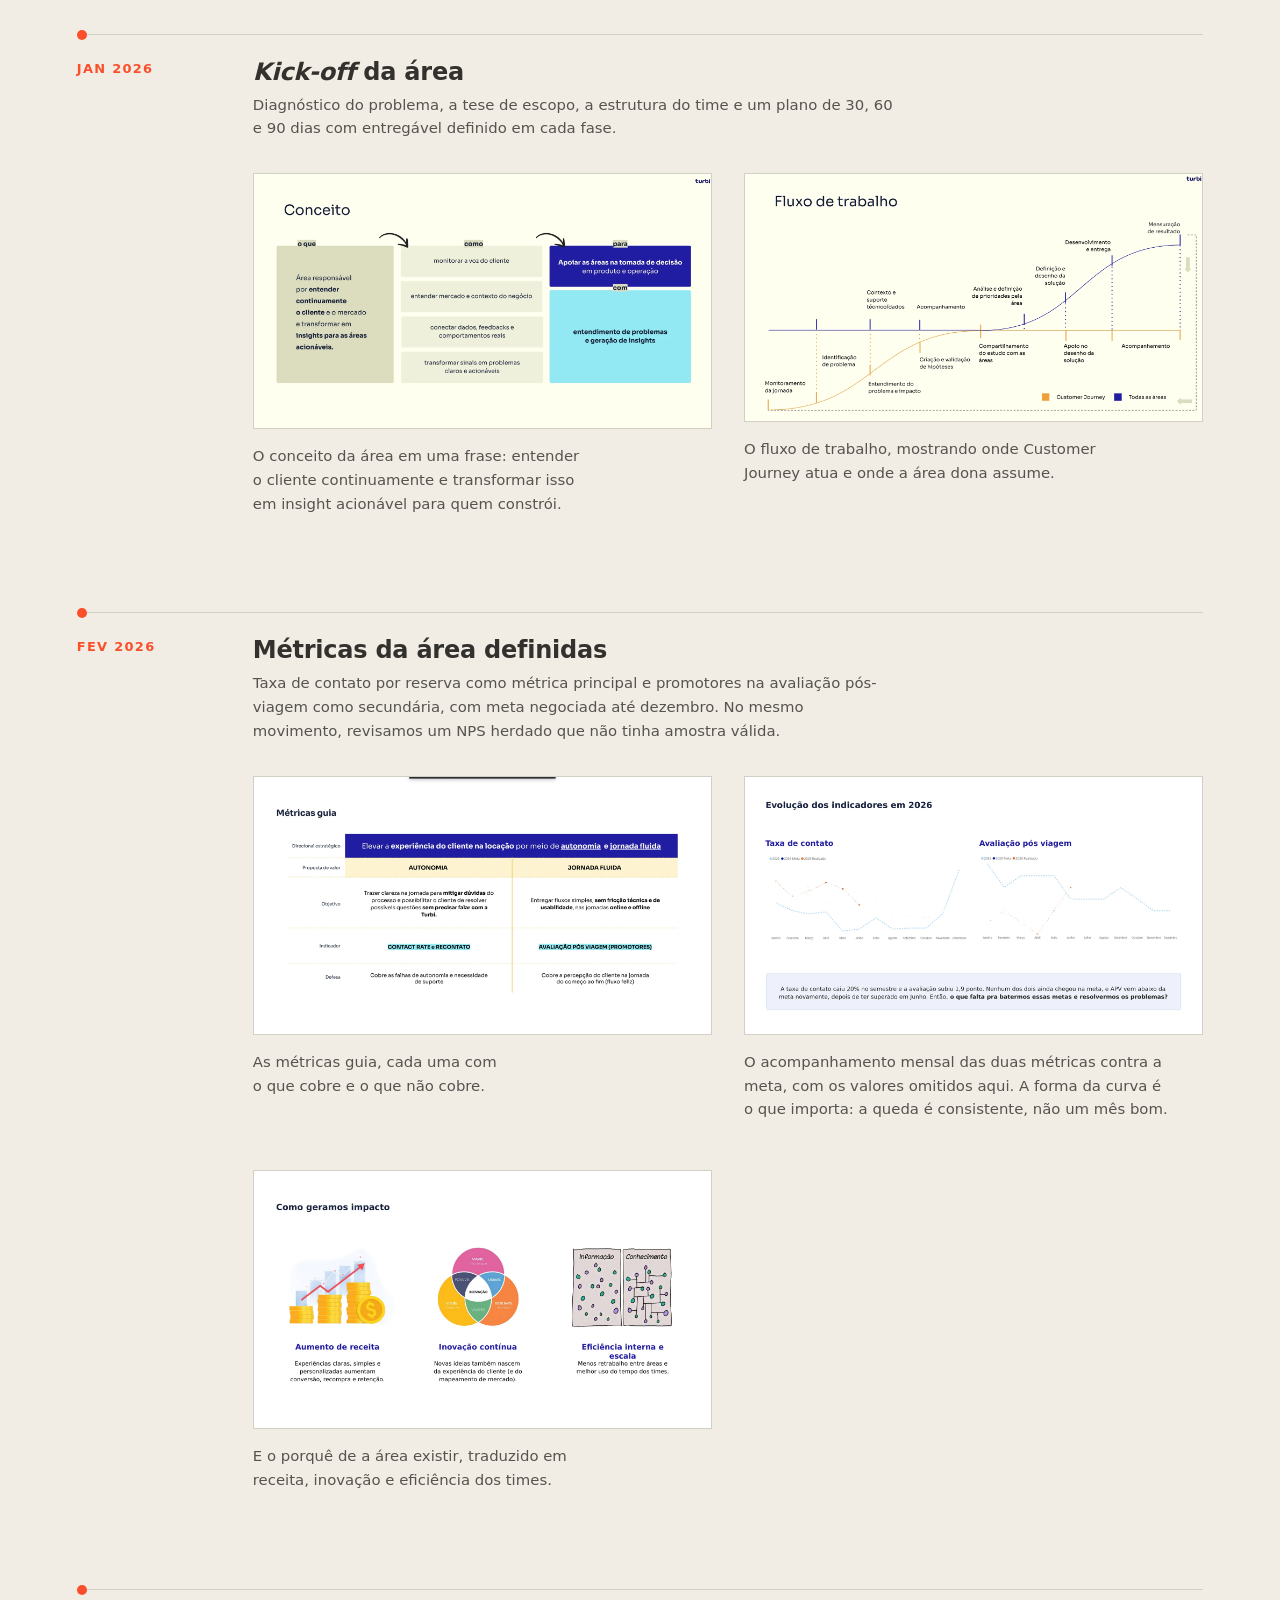
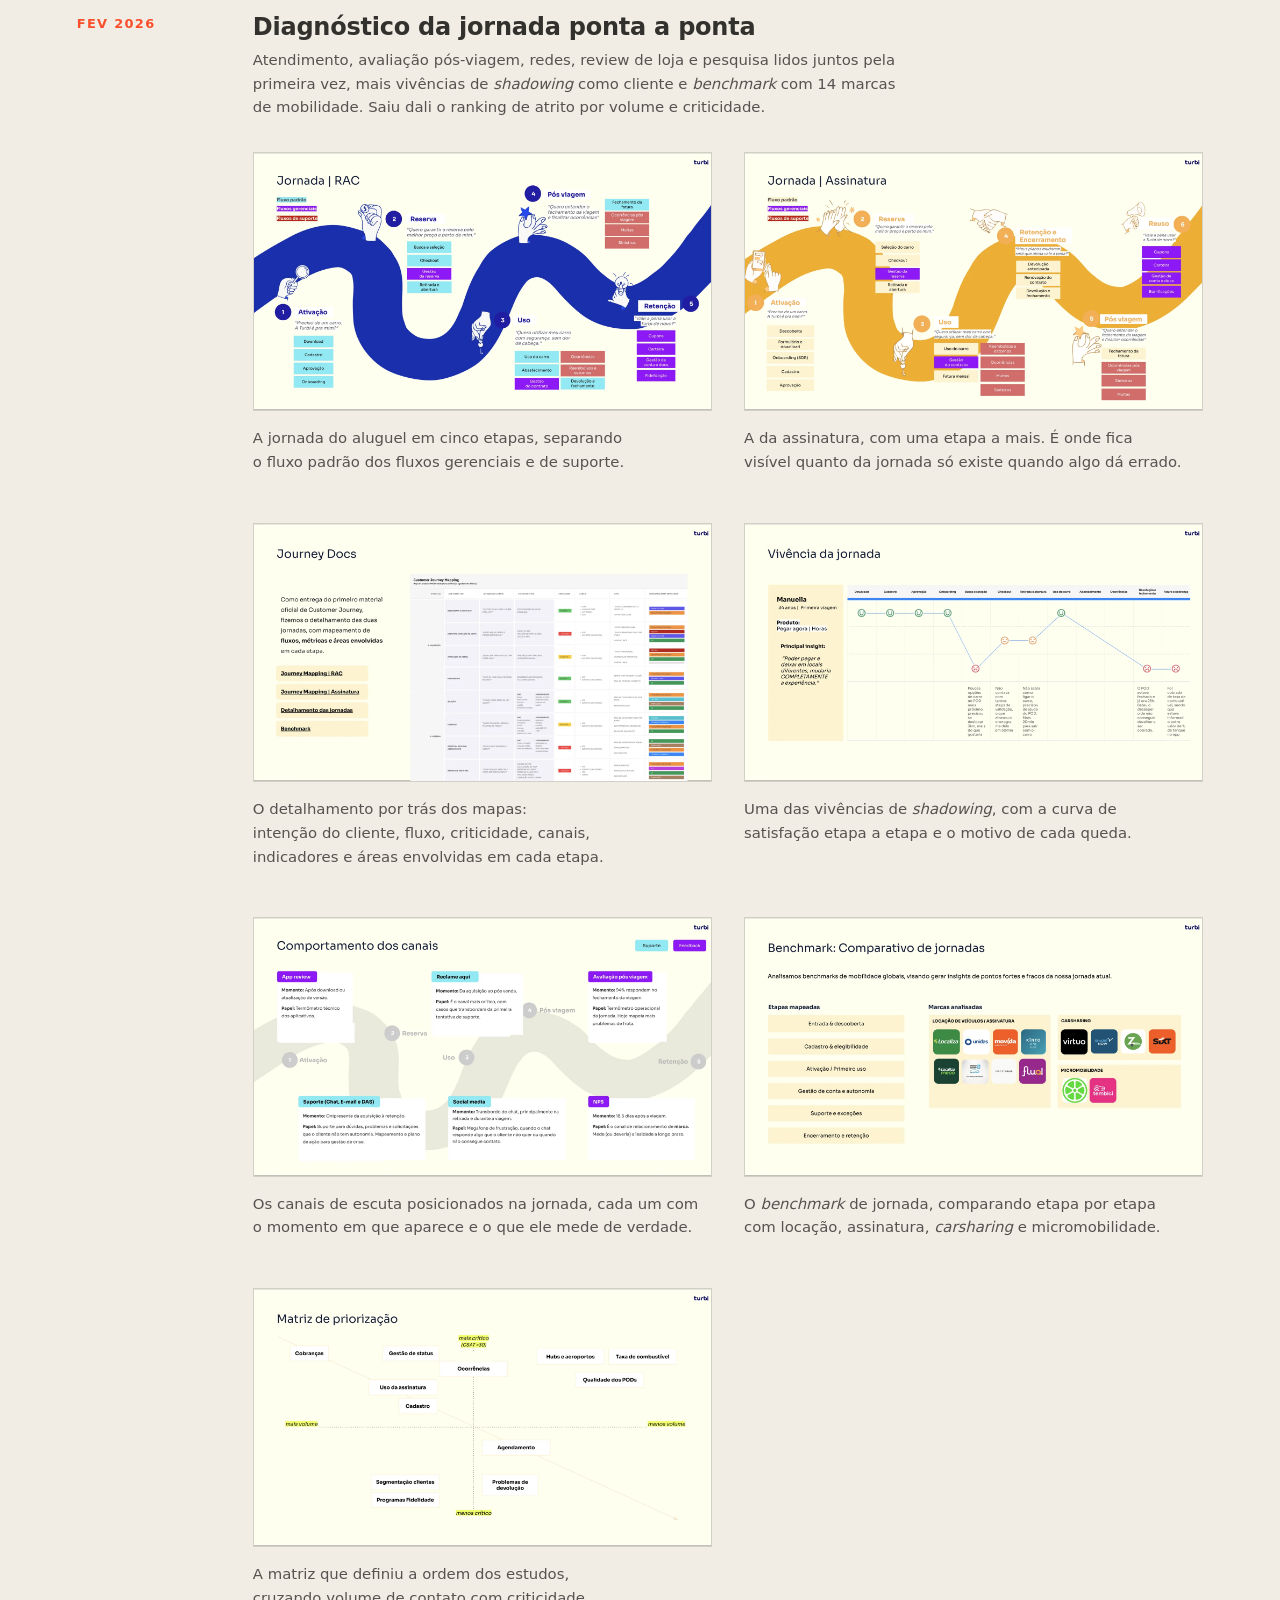
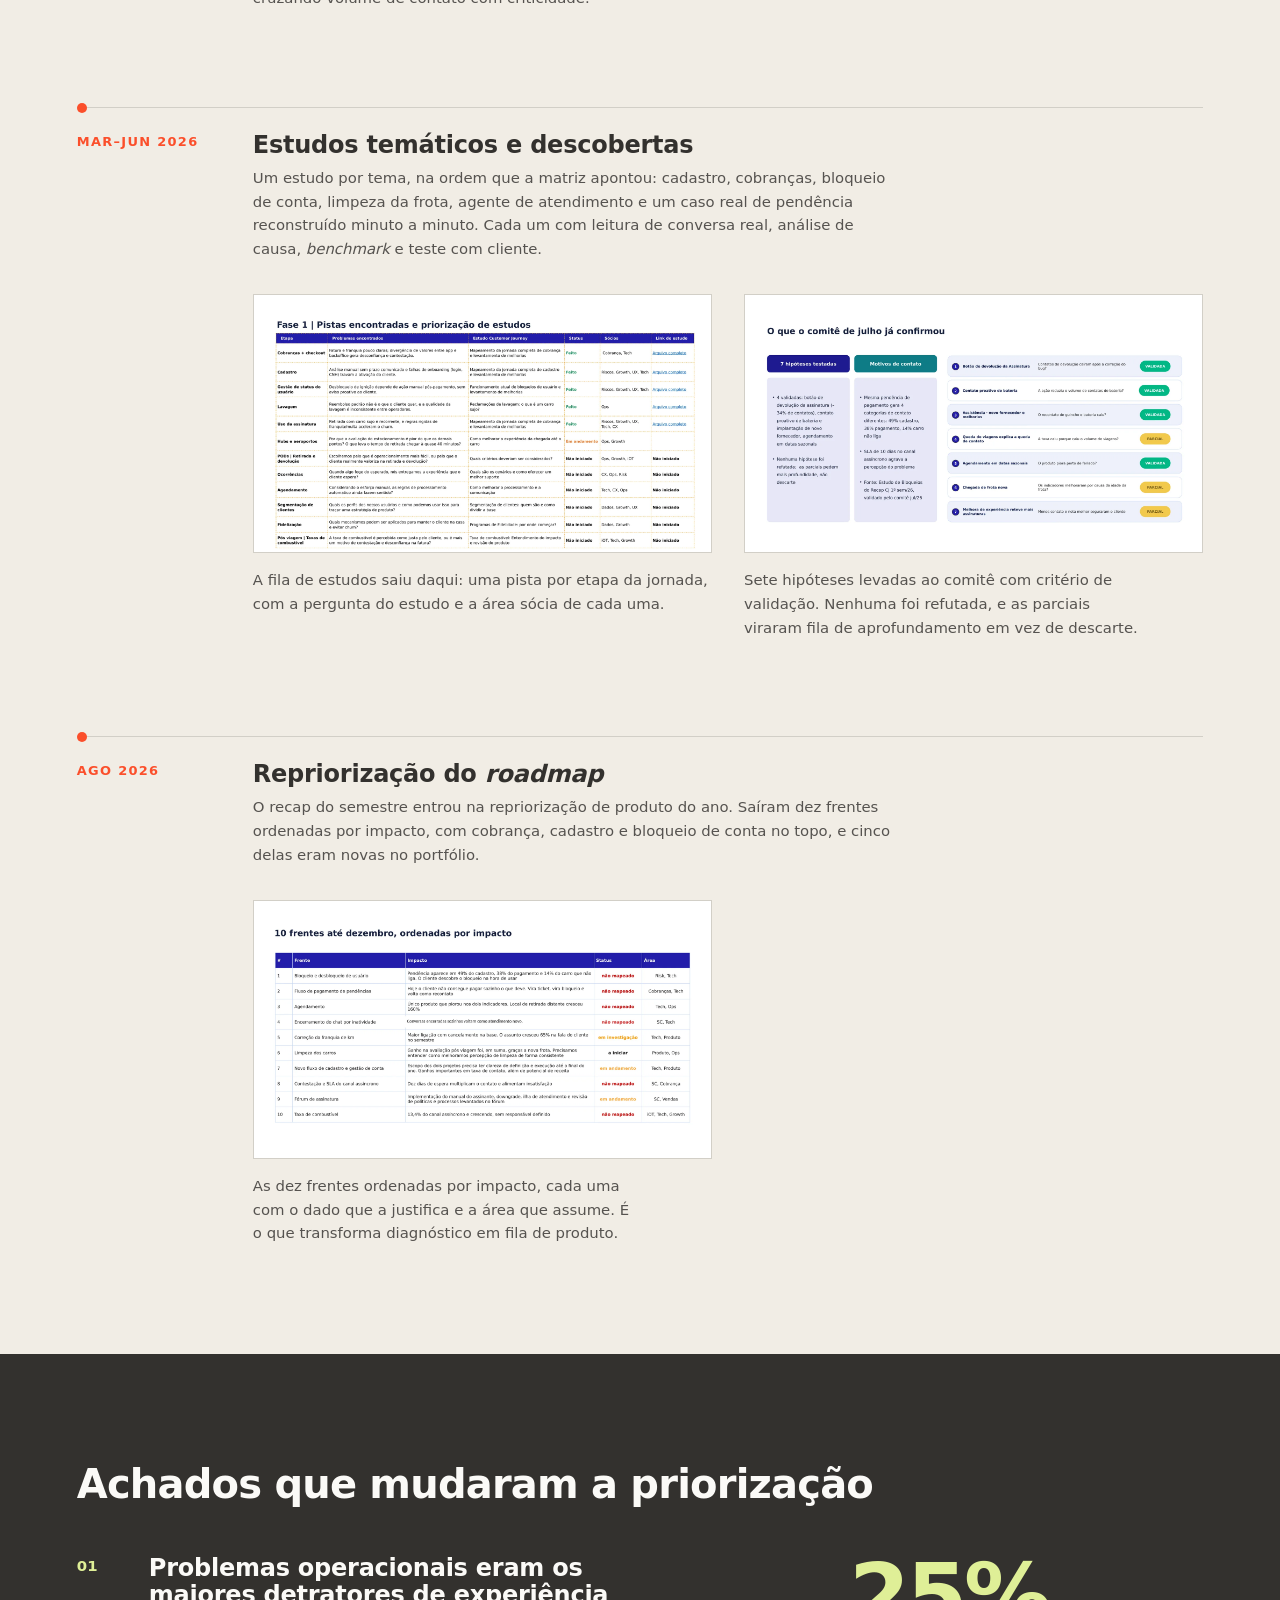
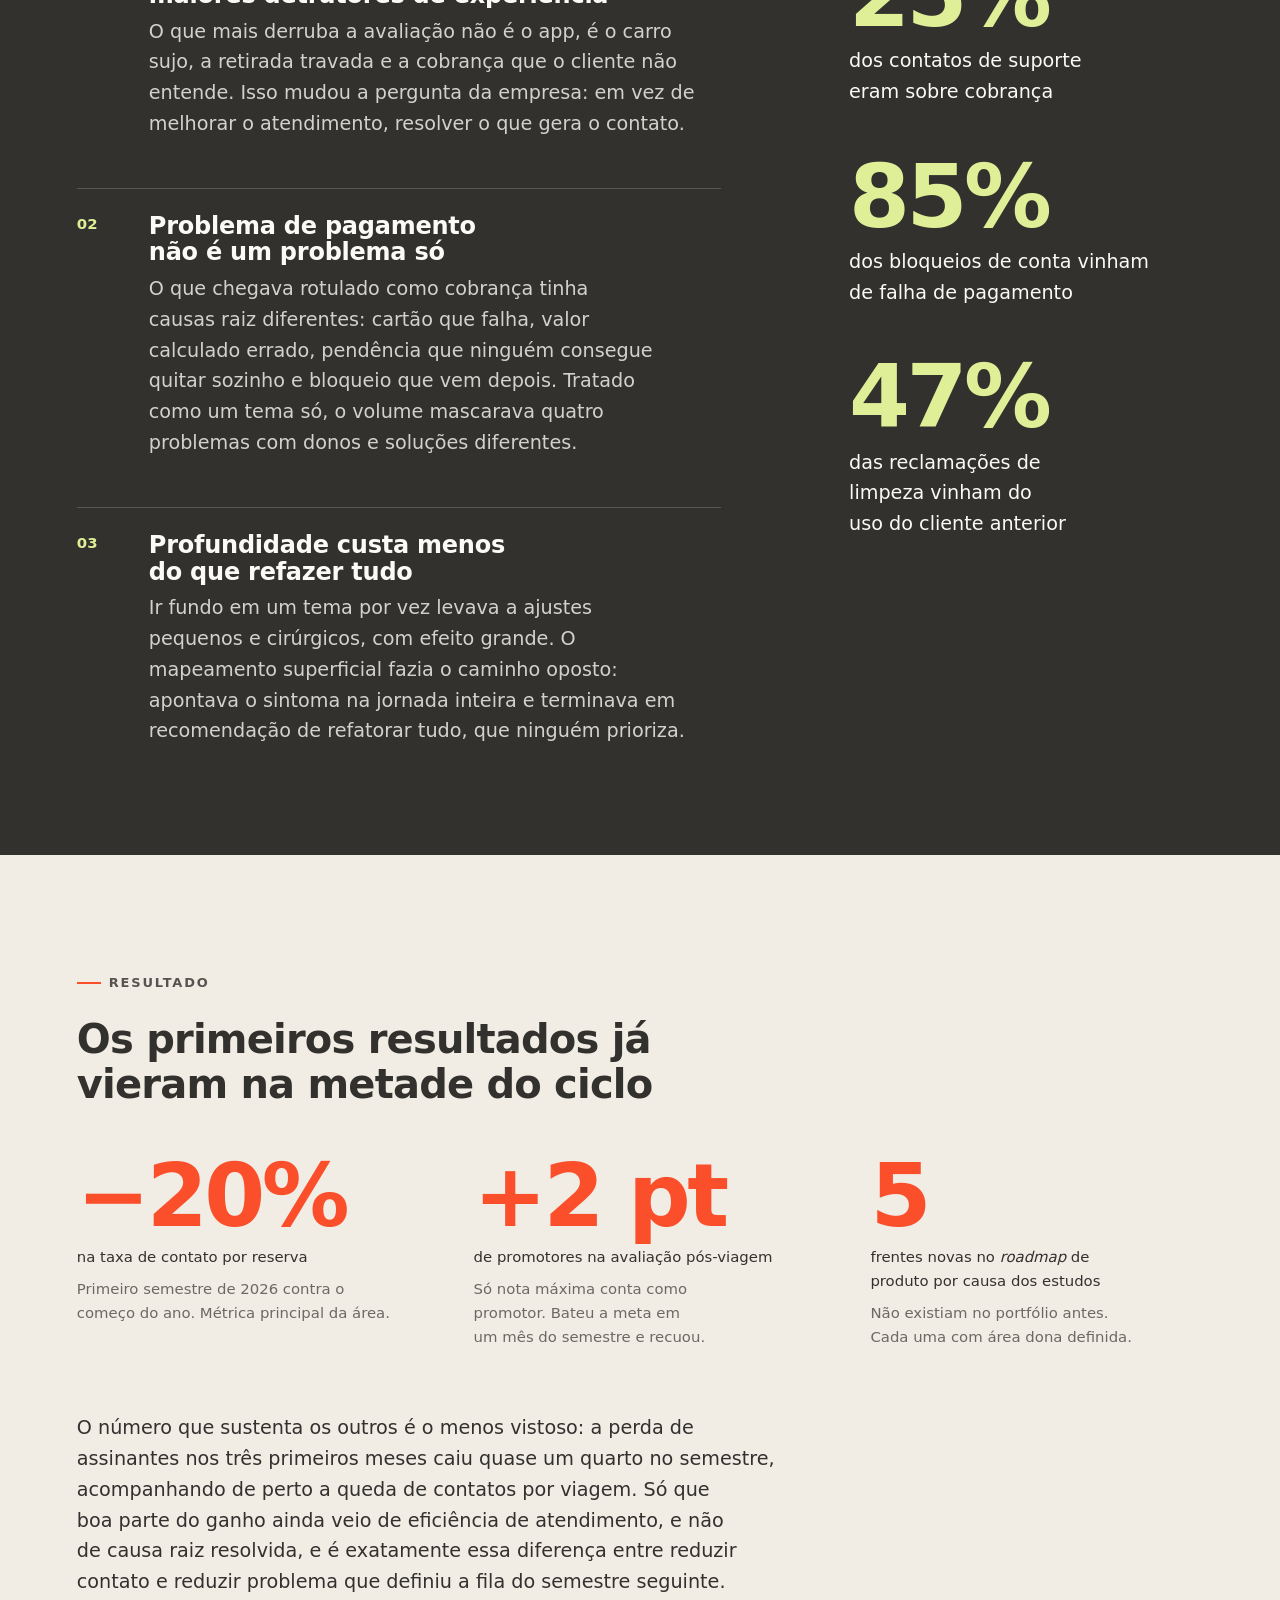
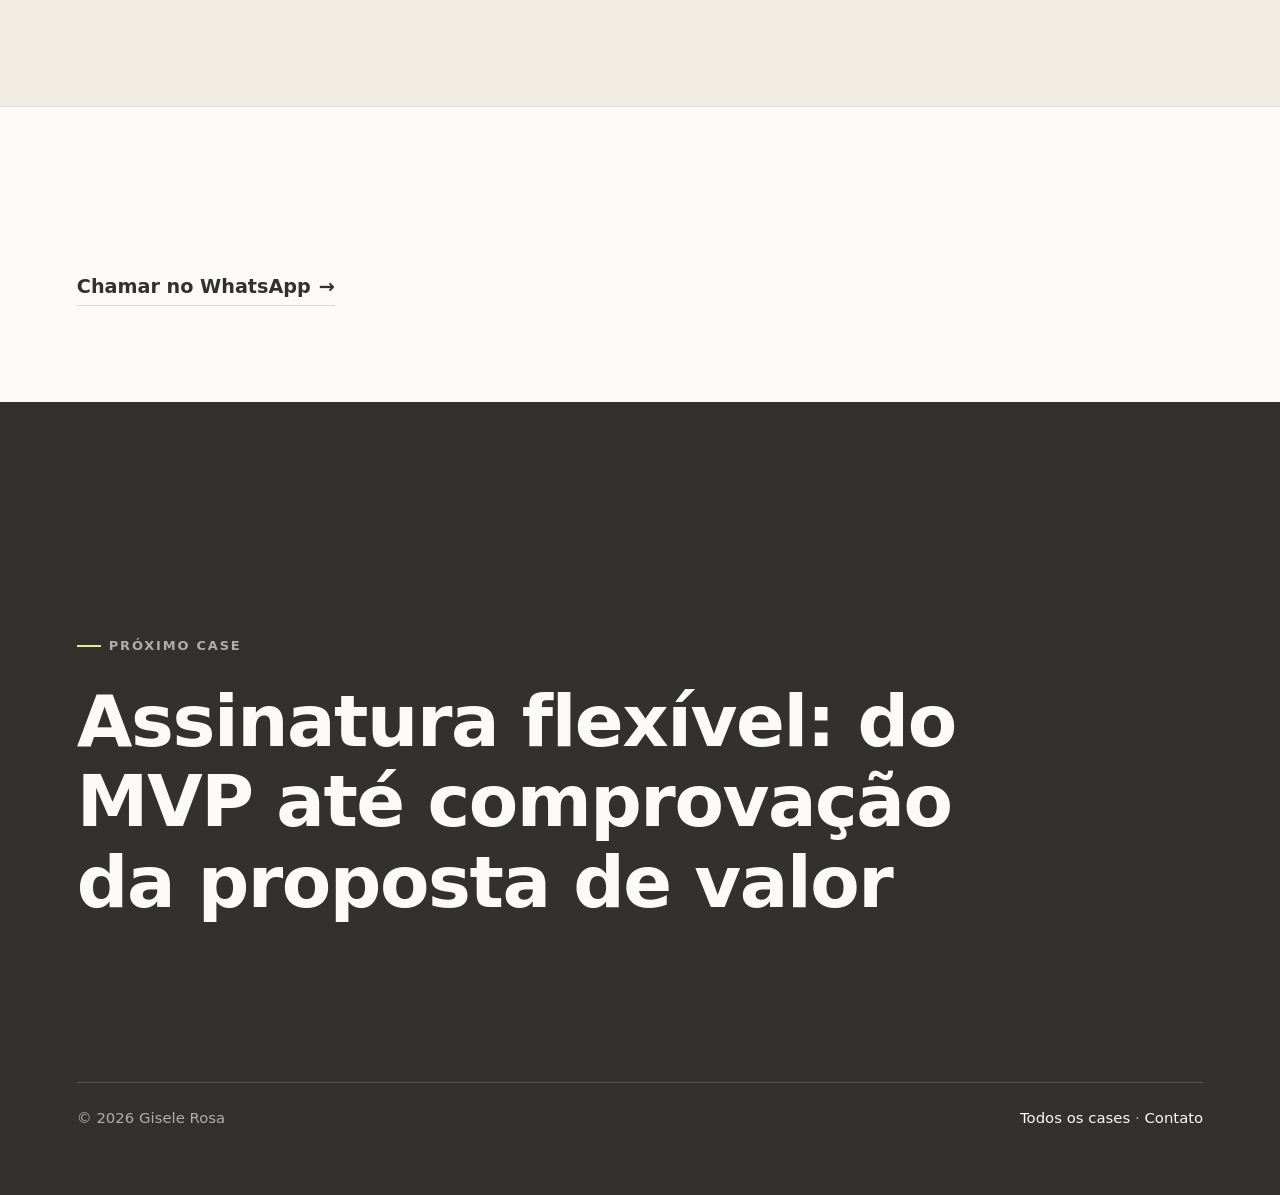
<file: cases/customer-journey.html>
<!DOCTYPE html>
<html lang="pt-BR">
<head>
<meta charset="utf-8">
<meta name="viewport" content="width=device-width, initial-scale=1">
<meta name="referrer" content="strict-origin-when-cross-origin">
<meta name="theme-color" content="#FBFAF7">
<meta http-equiv="Content-Security-Policy" content="default-src 'self'; style-src 'self' 'unsafe-inline' https://fonts.googleapis.com; font-src 'self' https://fonts.gstatic.com; img-src 'self' data: https://*.goatcounter.com; script-src 'self' https://gc.zgo.at; connect-src 'self' https://*.goatcounter.com; base-uri 'self'; form-action 'none'; object-src 'none'">

<title>Customer Journey · Gisele Rosa</title>
<meta name="description" content="Case de liderança de produto: a criação de uma área transversal de Customer Journey, o método, os estudos e o que mudou no primeiro semestre.">
<meta name="author" content="Gisele Rosa">
<link rel="icon" href="../favicon.png" type="image/png" sizes="96x96">
<link rel="apple-touch-icon" href="../apple-touch-icon.png">
<link rel="canonical" href="https://giselerosapm.github.io/cases/customer-journey.html">
<meta property="og:type" content="article">
<meta property="og:title" content="Customer Journey · Gisele Rosa">
<meta property="og:description" content="Portfólio de produto · Product Manager Sênior">
<meta property="og:image" content="https://giselerosapm.github.io/assets/img/og-image.png">
<meta property="og:url" content="https://giselerosapm.github.io/cases/customer-journey.html">
<meta name="twitter:card" content="summary_large_image">

<link rel="preconnect" href="https://fonts.googleapis.com">
<link rel="preconnect" href="https://fonts.gstatic.com" crossorigin>
<link href="https://fonts.googleapis.com/css2?family=Manrope:wght@400;500;600;700&family=Plus+Jakarta+Sans:wght@400;500;600;700&display=swap" rel="stylesheet">

<link rel="stylesheet" href="../assets/css/tokens.css">
<link rel="stylesheet" href="../assets/css/base.css">
<link rel="stylesheet" href="../assets/css/layout.css">
<link rel="stylesheet" href="../assets/css/components.css">
<link rel="stylesheet" href="../assets/css/case.css">
</head>
<body>

<a class="skip-link" href="#main" data-i18n="geral.pular">Pular para o conteúdo</a>

<div class="progress" aria-hidden="true"><div class="progress__bar"></div></div>
<div class="slide-index" aria-hidden="true"></div>

<header class="header">
  <div class="container header__inner">
    <a class="header__brand" href="../index.html">Gisele Rosa</a>
    <nav class="header__nav" aria-label="Principal">
      <a href="../index.html#cases" data-i18n="nav.todosCases">Todos os cases</a>
      <a class="is-optional" href="../index.html#contato" data-i18n="nav.contato">Contato</a>
      <span class="lang" role="group" aria-label="Idioma">
        <button class="lang__btn is-active" data-lang="pt" aria-pressed="true">PT</button>
        <span class="lang__sep">/</span>
        <button class="lang__btn" data-lang="en" aria-pressed="false">EN</button>
      </span>
    </nav>
  </div>
</header>

<main id="main">

<!-- ============ 01 · CAPA ============ -->
<section class="section section--light section--full" data-slide>
  <div class="container grid cover">
    <div class="col-7">
    <p class="eyebrow reveal">2026</p>
    <h1 class="display reveal" data-i18n="case.cj.capa.titulo">
      Customer Journey
    </h1>
    <p class="lead reveal" style="margin-top: var(--s-5)" data-i18n="case.cj.capa.sub" data-i18n-html>
      criação da área e reforço da cultura <i class="en">client first</i>
    </p>
    <dl class="meta reveal">
      <div><dt data-i18n="case.meta.periodo">Período</dt><dd>2026</dd></div>
      <div><dt data-i18n="case.meta.papel">Papel</dt><dd data-i18n="case.cj.meta.papel" data-i18n-html>Product Lead, Customer Journey &amp; Experience</dd></div>
      <div><dt data-i18n="case.meta.plataforma">Plataforma</dt><dd data-i18n="case.cj.meta.plataforma">Toda a jornada, ponta a ponta</dd></div>
    </dl>
    </div>
    <div class="start-8 reveal">
        <svg class="illo illo--cover" width="400" height="280" viewBox="0 0 400 280" fill="none" aria-hidden="true" focusable="false" xmlns="http://www.w3.org/2000/svg">
          <g transform="translate(-140.7 -127.3) scale(1.704)">
          <path class="illo__draw" pathLength="1" d="M200.0 100.0 L303.9 160.0 L200.0 220.0 L96.1 160.0 Z" stroke="var(--illo-line)" stroke-width="0.65" stroke-linejoin="round" stroke-linecap="round" style="--d:0ms"/>
            <path class="illo__guide" d="M220.8 112.0 L116.9 172.0" stroke="var(--illo-guide)" stroke-width="0.59" stroke-dasharray="1.8 2.3" style="--d:200ms"/>
            <path class="illo__guide" d="M179.2 112.0 L283.1 172.0" stroke="var(--illo-guide)" stroke-width="0.59" stroke-dasharray="1.8 2.3" style="--d:200ms"/>
            <path class="illo__guide" d="M241.6 124.0 L137.6 184.0" stroke="var(--illo-guide)" stroke-width="0.59" stroke-dasharray="1.8 2.3" style="--d:200ms"/>
            <path class="illo__guide" d="M158.4 124.0 L262.4 184.0" stroke="var(--illo-guide)" stroke-width="0.59" stroke-dasharray="1.8 2.3" style="--d:200ms"/>
            <path class="illo__guide" d="M262.4 136.0 L158.4 196.0" stroke="var(--illo-guide)" stroke-width="0.59" stroke-dasharray="1.8 2.3" style="--d:200ms"/>
            <path class="illo__guide" d="M137.6 136.0 L241.6 196.0" stroke="var(--illo-guide)" stroke-width="0.59" stroke-dasharray="1.8 2.3" style="--d:200ms"/>
            <path class="illo__guide" d="M283.1 148.0 L179.2 208.0" stroke="var(--illo-guide)" stroke-width="0.59" stroke-dasharray="1.8 2.3" style="--d:200ms"/>
            <path class="illo__guide" d="M116.9 148.0 L220.8 208.0" stroke="var(--illo-guide)" stroke-width="0.59" stroke-dasharray="1.8 2.3" style="--d:200ms"/>
            <path class="illo__fill" d="M241.6 148.0 L262.4 160.0 L241.6 172.0 L220.8 160.0 Z" fill="var(--illo-accent-2)" style="--d:300ms"/>
            <path class="illo__draw" pathLength="1" d="M241.6 148.0 L262.4 160.0 L241.6 172.0 L220.8 160.0 Z" stroke="var(--illo-line)" stroke-width="0.53" stroke-linejoin="round" stroke-linecap="round" style="--d:260ms"/>
            <path class="illo__guide" d="M116.9 160.0 L116.9 143.2" stroke="var(--illo-guide)" stroke-width="0.59" stroke-dasharray="1.8 2.3" style="--d:420ms"/>
            <path class="illo__guide" d="M160.5 158.8 L160.5 113.2" stroke="var(--illo-guide)" stroke-width="0.59" stroke-dasharray="1.8 2.3" style="--d:480ms"/>
            <path class="illo__guide" d="M200.0 160.0 L200.0 136.0" stroke="var(--illo-guide)" stroke-width="0.59" stroke-dasharray="1.8 2.3" style="--d:540ms"/>
            <path class="illo__guide" d="M239.5 161.2 L239.5 98.8" stroke="var(--illo-guide)" stroke-width="0.59" stroke-dasharray="1.8 2.3" style="--d:600ms"/>
            <path class="illo__guide" d="M283.1 160.0 L283.1 128.8" stroke="var(--illo-guide)" stroke-width="0.59" stroke-dasharray="1.8 2.3" style="--d:660ms"/>
            <path class="illo__draw" pathLength="1" d="M116.9 143.2 L160.5 113.2 L200.0 136.0 L239.5 98.8 L283.1 128.8" stroke="var(--illo-line)" stroke-width="0.76" stroke-linejoin="round" stroke-linecap="round" style="--d:520ms"/>
            <circle class="illo__dot" cx="116.9" cy="143.2" r="2.11" fill="var(--illo-bg)" stroke="var(--illo-line)" stroke-width="0.65" style="--d:880ms"/>
            <circle class="illo__dot" cx="160.5" cy="113.2" r="2.11" fill="var(--illo-bg)" stroke="var(--illo-line)" stroke-width="0.65" style="--d:950ms"/>
            <circle class="illo__dot" cx="200.0" cy="136.0" r="2.11" fill="var(--illo-bg)" stroke="var(--illo-line)" stroke-width="0.65" style="--d:1020ms"/>
            <circle class="illo__dot" cx="239.5" cy="98.8" r="2.93" fill="var(--illo-accent)" style="--d:1090ms"/>
            <circle class="illo__dot" cx="283.1" cy="128.8" r="2.11" fill="var(--illo-bg)" stroke="var(--illo-line)" stroke-width="0.65" style="--d:1160ms"/>
          </g>
        </svg>
    </div>
  </div>
</section>

<!-- ============ 02 · TL;DR ============ -->
<section class="section section--dark section--full" data-slide>
  <div class="container">
    <p class="eyebrow reveal" data-i18n="case.tldr.eyebrow">Resumo</p>
    <dl class="tldr reveal">
      <div class="tldr__row">
        <dt data-i18n="case.tldr.contexto">Contexto</dt>
        <dd data-i18n="case.cj.tldr.contexto">Ao longo do crescimento da empresa, a voz do cliente foi parcialmente deixada de lado e cada área estava acompanhando apenas o seu pedaço da jornada.</dd>
      </div>
      <div class="tldr__row">
        <dt data-i18n="case.tldr.oquefiz">O que fizemos</dt>
        <dd data-i18n="case.cj.tldr.acao">Estruturamos a área, objetivos, método e métricas, e passamos a levar a leitura do cliente de forma consistente e diretamente para os fóruns de decisão de negócio.</dd>
      </div>
      <div class="tldr__row">
        <dt data-i18n="case.tldr.resultado">Resultado</dt>
        <dd data-i18n="case.cj.tldr.resultado" data-i18n-html>No primeiro semestre a taxa de contato já caiu 20%, e cinco frentes novas entraram no <i class="en">roadmap</i> de produto através dos estudos da área.</dd>
      </div>
    </dl>
  </div>
</section>

<!-- ============ 03 · CONTEXTO E PROBLEMA ============ -->
<section class="section section--light" data-slide>
  <div class="container grid">
    <div class="col-5">
      <div class="slide-head reveal">
        <p class="eyebrow" data-i18n="case.contexto.eyebrow">Contexto e problema</p>
        <h2 data-i18n="case.cj.contexto.titulo">A jornada do cliente não era mapeada e monitorada.</h2>
      </div>
    </div>
    <div class="start-7">
      <div class="measure reveal">
        <p data-i18n="case.cj.contexto.p1">
          A empresa cresceu rápido e a cultura de cliente virou assunto secundário.
          Cada área enxergava o seu recorte e o sintoma era a falta de tomada de
          decisão, muitas vezes por falta de informação.
        </p>
        <p style="margin-top: var(--s-4)" data-i18n="case.cj.contexto.p2">
          A área nasceu com um grande desafio: como mapear uma jornada de ponta a ponta
          que tem intervenção de basicamente todas as áreas da empresa? E como engajar
          essas áreas a executarem as ações priorizadas, sendo um time de diagnóstico e
          não de execução?
        </p>
      </div>
      <blockquote class="quote reveal" style="margin-top: var(--s-7)">
        <p data-i18n="case.cj.quote1.t">Customer Journey não substitui áreas especialistas, mas organiza o problema e traz profundidade antes de virar uma solução.</p>
        <footer data-i18n="case.cj.quote1.a" data-i18n-html>A tese que abriu o <i class="en">kick-off</i> da área</footer>
      </blockquote>
    </div>
  </div>
</section>

<!-- ============ 04 · DISCOVERY ============ -->
<section class="section section--beige" data-slide>
  <div class="container">
    <div class="slide-head reveal">
      <p class="eyebrow" data-i18n="case.discovery.eyebrow">Discovery</p>
      <h2 data-i18n="case.cj.discovery.titulo">O método</h2>
    </div>
    <div class="measure reveal">
      <p data-i18n="case.cj.discovery.metodo">
        O método precisava produzir conhecimento para decisão, não apenas para
        relatórios. Montamos um ciclo contínuo: escutar todos os canais, achar onde o
        atrito custa mais caro, transformar em hipótese com métrica-alvo e critério de
        sucesso, entregar para área dona do problema e acompanhar o resultado junto
        com ela.
      </p>
    </div>

    <div class="study-head reveal" style="margin-top: var(--s-8)">
      <p class="eyebrow" data-i18n="case.discovery.oqfoifeito">O que foi feito</p>
      <p class="study-head__year" aria-hidden="true">2026</p>
    </div>

    <div class="study-steps">

      <article class="study-step reveal">
        <p class="study-step__when">jan 2026</p>
        <div class="study-step__body">
          <h3 data-i18n="case.cj.ct1.t" data-i18n-html><i class="en">Kick-off</i> da área</h3>
          <p data-i18n="case.cj.ct1.d">Diagnóstico do problema, a tese de escopo, a estrutura do time e um plano de 30, 60 e 90 dias com entregável definido em cada fase.</p>
          <div class="study-step__shots">
            <figure class="figure">
              <img src="../assets/img/cj/conceito.webp" width="1700" height="944" loading="lazy" decoding="async"
                   alt="Diagrama com o quê, como e para quê da área de Customer Journey"
                   data-i18n-attr="alt:case.cj.img.conceito">
              <figcaption data-i18n="case.cj.cap.conceito">O conceito da área em uma frase: entender o cliente continuamente e transformar isso em insight acionável para quem constrói.</figcaption>
            </figure>
            <figure class="figure">
              <img src="../assets/img/cj/fluxo-de-trabalho.webp" width="1700" height="917" loading="lazy" decoding="async"
                   alt="Fluxo de trabalho da área, do monitoramento à mensuração de resultado"
                   data-i18n-attr="alt:case.cj.img.fluxo">
              <figcaption data-i18n="case.cj.cap.fluxo">O fluxo de trabalho, mostrando onde Customer Journey atua e onde a área dona assume.</figcaption>
            </figure>
          </div>
        </div>
      </article>

      <article class="study-step reveal">
        <p class="study-step__when">fev 2026</p>
        <div class="study-step__body">
          <h3 data-i18n="case.cj.ct3.t">Métricas da área definidas</h3>
          <p data-i18n="case.cj.ct3.d">Taxa de contato por reserva como métrica principal e promotores na avaliação pós-viagem como secundária, com meta negociada até dezembro. No mesmo movimento, revisamos um NPS herdado que não tinha amostra válida.</p>
          <div class="study-step__shots">
            <figure class="figure">
              <img src="../assets/img/cj/metricas-guia.webp" width="1700" height="956" loading="lazy" decoding="async"
                   alt="Quadro das métricas guia, com autonomia e jornada fluida como proposta de valor"
                   data-i18n-attr="alt:case.cj.img.metricas">
              <figcaption data-i18n="case.cj.cap.metricas">As métricas guia, cada uma com o que cobre e o que não cobre.</figcaption>
            </figure>
                      <figure class="figure">
              <img src="../assets/img/cj/indicadores.webp" width="1700" height="956" loading="lazy" decoding="async"
                   alt="Curvas de evolução dos dois indicadores da área ao longo de 2026, com os valores omitidos"
                   data-i18n-attr="alt:case.cj.img.indicadores">
              <figcaption data-i18n="case.cj.cap.indicadores">O acompanhamento mensal das duas métricas contra a meta, com os valores omitidos aqui. A forma da curva é o que importa: a queda é consistente, não um mês bom.</figcaption>
            </figure>
            <figure class="figure">
              <img src="../assets/img/cj/como-geramos-impacto.webp" width="1700" height="956" loading="lazy" decoding="async"
                   alt="Três frentes de impacto da área: aumento de receita, inovação contínua e eficiência interna"
                   data-i18n-attr="alt:case.cj.img.impacto">
              <figcaption data-i18n="case.cj.cap.impacto">E o porquê de a área existir, traduzido em receita, inovação e eficiência dos times.</figcaption>
            </figure>
</div>
        </div>
      </article>

      <article class="study-step reveal">
        <p class="study-step__when">fev 2026</p>
        <div class="study-step__body">
          <h3 data-i18n="case.cj.ct2.t">Diagnóstico da jornada ponta a ponta</h3>
          <p data-i18n="case.cj.ct2.d" data-i18n-html>Atendimento, avaliação pós-viagem, redes, review de loja e pesquisa lidos juntos pela primeira vez, mais vivências de <i class="en">shadowing</i> como cliente e <i class="en">benchmark</i> com 14 marcas de mobilidade. Saiu dali o ranking de atrito por volume e criticidade.</p>
          <div class="study-step__shots">
            <figure class="figure">
              <img src="../assets/img/cj/jornada-rac.webp" width="1700" height="956" loading="lazy" decoding="async"
                   alt="Mapa da jornada do aluguel em cinco etapas, com fluxos padrão, gerenciais e de suporte"
                   data-i18n-attr="alt:case.cj.img.jornadarac">
              <figcaption data-i18n="case.cj.cap.jornadarac">A jornada do aluguel em cinco etapas, separando o fluxo padrão dos fluxos gerenciais e de suporte.</figcaption>
            </figure>
            <figure class="figure">
              <img src="../assets/img/cj/jornada-assinatura.webp" width="1700" height="956" loading="lazy" decoding="async"
                   alt="Mapa da jornada da assinatura em seis etapas"
                   data-i18n-attr="alt:case.cj.img.jornada">
              <figcaption data-i18n="case.cj.cap.jornada">A da assinatura, com uma etapa a mais. É onde fica visível quanto da jornada só existe quando algo dá errado.</figcaption>
            </figure>
            <figure class="figure">
              <img src="../assets/img/cj/journey-docs.webp" width="1700" height="956" loading="lazy" decoding="async"
                   alt="Tabela de mapeamento da jornada com etapas, intenção do cliente, criticidade, canais, KPIs e áreas envolvidas"
                   data-i18n-attr="alt:case.cj.img.docs">
              <figcaption data-i18n="case.cj.cap.docs">O detalhamento por trás dos mapas: intenção do cliente, fluxo, criticidade, canais, indicadores e áreas envolvidas em cada etapa.</figcaption>
            </figure>
            <figure class="figure">
              <img src="../assets/img/cj/vivencia-jornada.webp" width="1700" height="956" loading="lazy" decoding="async"
                   alt="Curva de satisfação de uma vivência real da jornada, etapa a etapa"
                   data-i18n-attr="alt:case.cj.img.vivencia">
              <figcaption data-i18n="case.cj.cap.vivencia" data-i18n-html>Uma das vivências de <i class="en">shadowing</i>, com a curva de satisfação etapa a etapa e o motivo de cada queda.</figcaption>
            </figure>
            <figure class="figure">
              <img src="../assets/img/cj/comportamento-canais.webp" width="1700" height="956" loading="lazy" decoding="async"
                   alt="Mapa dos canais de escuta, com o momento e o papel de cada um na jornada"
                   data-i18n-attr="alt:case.cj.img.canais">
              <figcaption data-i18n="case.cj.cap.canais">Os canais de escuta posicionados na jornada, cada um com o momento em que aparece e o que ele mede de verdade.</figcaption>
            </figure>
            <figure class="figure">
              <img src="../assets/img/cj/benchmark-jornadas.webp" width="1700" height="956" loading="lazy" decoding="async"
                   alt="Benchmark comparando jornadas de locação, assinatura, carsharing e micromobilidade"
                   data-i18n-attr="alt:case.cj.img.bench">
              <figcaption data-i18n="case.cj.cap.bench" data-i18n-html>O <i class="en">benchmark</i> de jornada, comparando etapa por etapa com locação, assinatura, <i class="en">carsharing</i> e micromobilidade.</figcaption>
            </figure>
            <figure class="figure">
              <img src="../assets/img/cj/matriz-priorizacao.webp" width="1700" height="956" loading="lazy" decoding="async"
                   alt="Matriz de priorização dos temas por volume e criticidade"
                   data-i18n-attr="alt:case.cj.img.matriz">
              <figcaption data-i18n="case.cj.cap.matriz">A matriz que definiu a ordem dos estudos, cruzando volume de contato com criticidade.</figcaption>
            </figure>
          </div>
        </div>
      </article>

      <article class="study-step reveal">
        <p class="study-step__when">mar–jun 2026</p>
        <div class="study-step__body">
          <h3 data-i18n="case.cj.ct4.t">Estudos temáticos e descobertas</h3>
          <p data-i18n="case.cj.ct4.d" data-i18n-html>Um estudo por tema, na ordem que a matriz apontou: cadastro, cobranças, bloqueio de conta, limpeza da frota, agente de atendimento e um caso real de pendência reconstruído minuto a minuto. Cada um com leitura de conversa real, análise de causa, <i class="en">benchmark</i> e teste com cliente.</p>
          <div class="study-step__shots">
            <figure class="figure">
              <img src="../assets/img/cj/pistas-priorizacao.webp" width="1700" height="956" loading="lazy" decoding="async"
                   alt="Tabela de pistas encontradas por etapa da jornada, com o estudo, o status e as áreas sócias"
                   data-i18n-attr="alt:case.cj.img.pistas">
              <figcaption data-i18n="case.cj.cap.pistas">A fila de estudos saiu daqui: uma pista por etapa da jornada, com a pergunta do estudo e a área sócia de cada uma.</figcaption>
            </figure>
            <figure class="figure">
              <img src="../assets/img/cj/comite-hipoteses.webp" width="1700" height="956" loading="lazy" decoding="async"
                   alt="Sete hipóteses testadas com o comitê, com o status de validação de cada uma"
                   data-i18n-attr="alt:case.cj.img.comite">
              <figcaption data-i18n="case.cj.cap.comite">Sete hipóteses levadas ao comitê com critério de validação. Nenhuma foi refutada, e as parciais viraram fila de aprofundamento em vez de descarte.</figcaption>
            </figure>
          </div>
        </div>
      </article>

      <article class="study-step reveal">
        <p class="study-step__when">ago 2026</p>
        <div class="study-step__body">
          <h3 data-i18n="case.cj.ct5.t" data-i18n-html>Repriorização do <i class="en">roadmap</i></h3>
          <p data-i18n="case.cj.ct5.d">O recap do semestre entrou na repriorização de produto do ano. Saíram dez frentes ordenadas por impacto, com cobrança, cadastro e bloqueio de conta no topo, e cinco delas eram novas no portfólio.</p>
          <div class="study-step__shots">
            <figure class="figure">
              <img src="../assets/img/cj/frentes-impacto.webp" width="1700" height="956" loading="lazy" decoding="async"
                   alt="Tabela das dez frentes até dezembro, com o impacto, o status e a área dona de cada uma"
                   data-i18n-attr="alt:case.cj.img.frentes">
              <figcaption data-i18n="case.cj.cap.frentes">As dez frentes ordenadas por impacto, cada uma com o dado que a justifica e a área que assume. É o que transforma diagnóstico em fila de produto.</figcaption>
            </figure>
          </div>
        </div>
      </article>

    </div>
  </div>
</section>

<!-- ============ 05 · ACHADOS ============ -->
<section class="section section--dark" data-slide>
  <div class="container">
    <div class="slide-head reveal">
      <h2 style="max-width: none" data-i18n="case.cj.achados.titulo">Achados que mudaram a priorização</h2>
    </div>
    <div class="grid">
      <div class="col-7">
        <div class="findings reveal">
          <div class="finding">
            <div>
              <h3 data-i18n="case.cj.achado1.t">Problemas operacionais eram os maiores detratores de experiência</h3>
              <p data-i18n="case.cj.achado1.d">O que mais derruba a avaliação não é o app, é o carro sujo, a retirada travada e a cobrança que o cliente não entende. Isso mudou a pergunta da empresa: em vez de melhorar o atendimento, resolver o que gera o contato.</p>
            </div>
          </div>
          <div class="finding">
            <div>
              <h3 data-i18n="case.cj.achado2.t">Problema de pagamento não é um problema só</h3>
              <p data-i18n="case.cj.achado2.d">O que chegava rotulado como cobrança tinha causas raiz diferentes: cartão que falha, valor calculado errado, pendência que ninguém consegue quitar sozinho e bloqueio que vem depois. Tratado como um tema só, o volume mascarava quatro problemas com donos e soluções diferentes.</p>
            </div>
          </div>
          <div class="finding">
            <div>
              <h3 data-i18n="case.cj.achado3.t">Profundidade custa menos do que refazer tudo</h3>
              <p data-i18n="case.cj.achado3.d">Ir fundo em um tema por vez levava a ajustes pequenos e cirúrgicos, com efeito grande. O mapeamento superficial fazia o caminho oposto: apontava o sintoma na jornada inteira e terminava em recomendação de refatorar tudo, que ninguém prioriza.</p>
            </div>
          </div>
        </div>
      </div>
      <div class="start-9">
        <div class="stats stats--stack reveal">
          <div class="stat">
            <p class="stat__num">25%</p>
            <p class="stat__label" data-i18n="case.cj.big1.l">dos contatos de suporte eram sobre cobrança</p>
          </div>
          <div class="stat">
            <p class="stat__num">85%</p>
            <p class="stat__label" data-i18n="case.cj.big2.l">dos bloqueios de conta vinham de falha de pagamento</p>
          </div>
          <div class="stat">
            <p class="stat__num">47%</p>
            <p class="stat__label" data-i18n="case.cj.big3.l">das reclamações de limpeza vinham do uso do cliente anterior</p>
          </div>
        </div>
      </div>
    </div>
  </div>
</section>

<!-- ============ 07 · RESULTADO ============ -->
<section class="section section--beige section--result" data-slide>
  <div class="container">
    <div class="slide-head reveal">
      <p class="eyebrow" data-i18n="case.resultado.eyebrow">Resultado</p>
      <h2 style="max-width: none" data-i18n="case.cj.resultado.titulo">Os primeiros resultados já vieram na metade do ciclo</h2>
    </div>
    <div class="stats reveal">
      <div class="stat">
        <p class="stat__num">−20%</p>
        <p class="stat__label" data-i18n="case.cj.res1.l">na taxa de contato por reserva</p>
        <p class="stat__note" data-i18n="case.cj.res1.n">Primeiro semestre de 2026 contra o começo do ano. Métrica principal da área.</p>
      </div>
      <div class="stat">
        <p class="stat__num">+2 pt</p>
        <p class="stat__label" data-i18n="case.cj.res2.l">de promotores na avaliação pós-viagem</p>
        <p class="stat__note" data-i18n="case.cj.res2.n">Só nota máxima conta como promotor. Bateu a meta em um mês do semestre e recuou.</p>
      </div>
      <div class="stat">
        <p class="stat__num">5</p>
        <p class="stat__label" data-i18n="case.cj.res3.l" data-i18n-html>frentes novas no <i class="en">roadmap</i> de produto por causa dos estudos</p>
        <p class="stat__note" data-i18n="case.cj.res3.n">Não existiam no portfólio antes. Cada uma com área dona definida.</p>
      </div>
    </div>

    <div class="measure reveal" style="margin-top: var(--s-7)">
      <p data-i18n="case.cj.resultado.p1">
        O número que sustenta os outros é o menos vistoso: a perda de assinantes nos
        três primeiros meses caiu quase um quarto no semestre, acompanhando de perto a
        queda de contatos por viagem. Só que boa parte do ganho ainda veio de
        eficiência de atendimento, e não de causa raiz resolvida, e é exatamente essa
        diferença entre reduzir contato e reduzir problema que definiu a fila do
        semestre seguinte.
      </p>
    </div>
  </div>
</section>


<!-- ============ CTA ============ -->
<section class="section section--light cta-band">
  <div class="container">
    <p class="cta-band__txt reveal" data-i18n="case.cta.txt">Gostou desse case? Bora conversar! :)</p>
    <p class="reveal" style="margin-top: var(--s-4)">
      <a class="arrow-link" href="https://wa.me/5511996821571" target="_blank" rel="noopener">
        <span data-i18n="case.cta.link">Chamar no WhatsApp</span>
        <span class="arrow" aria-hidden="true">→</span>
      </a>
    </p>
  </div>
</section>

</main>

<!-- ============ PRÓXIMO CASE ============ -->
<footer class="footer">
  <div class="container">
    <a class="next-case" href="assinatura.html">
      <p class="eyebrow" data-i18n="case.proximo">Próximo case</p>
      <p class="next-case__title" data-i18n="home.case3.titulo">Assinatura flexível: do MVP até comprovação da proposta de valor</p>
    </a>
    <div class="footer__bottom">
      <span>© <span data-year></span> Gisele Rosa</span>
      <span>
        <a href="../index.html#cases" data-i18n="nav.todosCases">Todos os cases</a> ·
        <a href="mailto:giii.rosaa@gmail.com" data-i18n="nav.contato">Contato</a>
      </span>
    </div>
  </div>
</footer>

<script src="../assets/js/i18n.js"></script>
<script src="../assets/js/reveal.js"></script>
<script src="../assets/js/main.js"></script>

<!-- Analytics sem cookie e sem dado pessoal (GoatCounter).
     Trocar o código em data-goatcounter se o subdomínio for outro. -->
<script data-goatcounter="https://giselerosapm.goatcounter.com/count"
        async src="https://gc.zgo.at/count.js"></script>
</body>
</html>
</file>
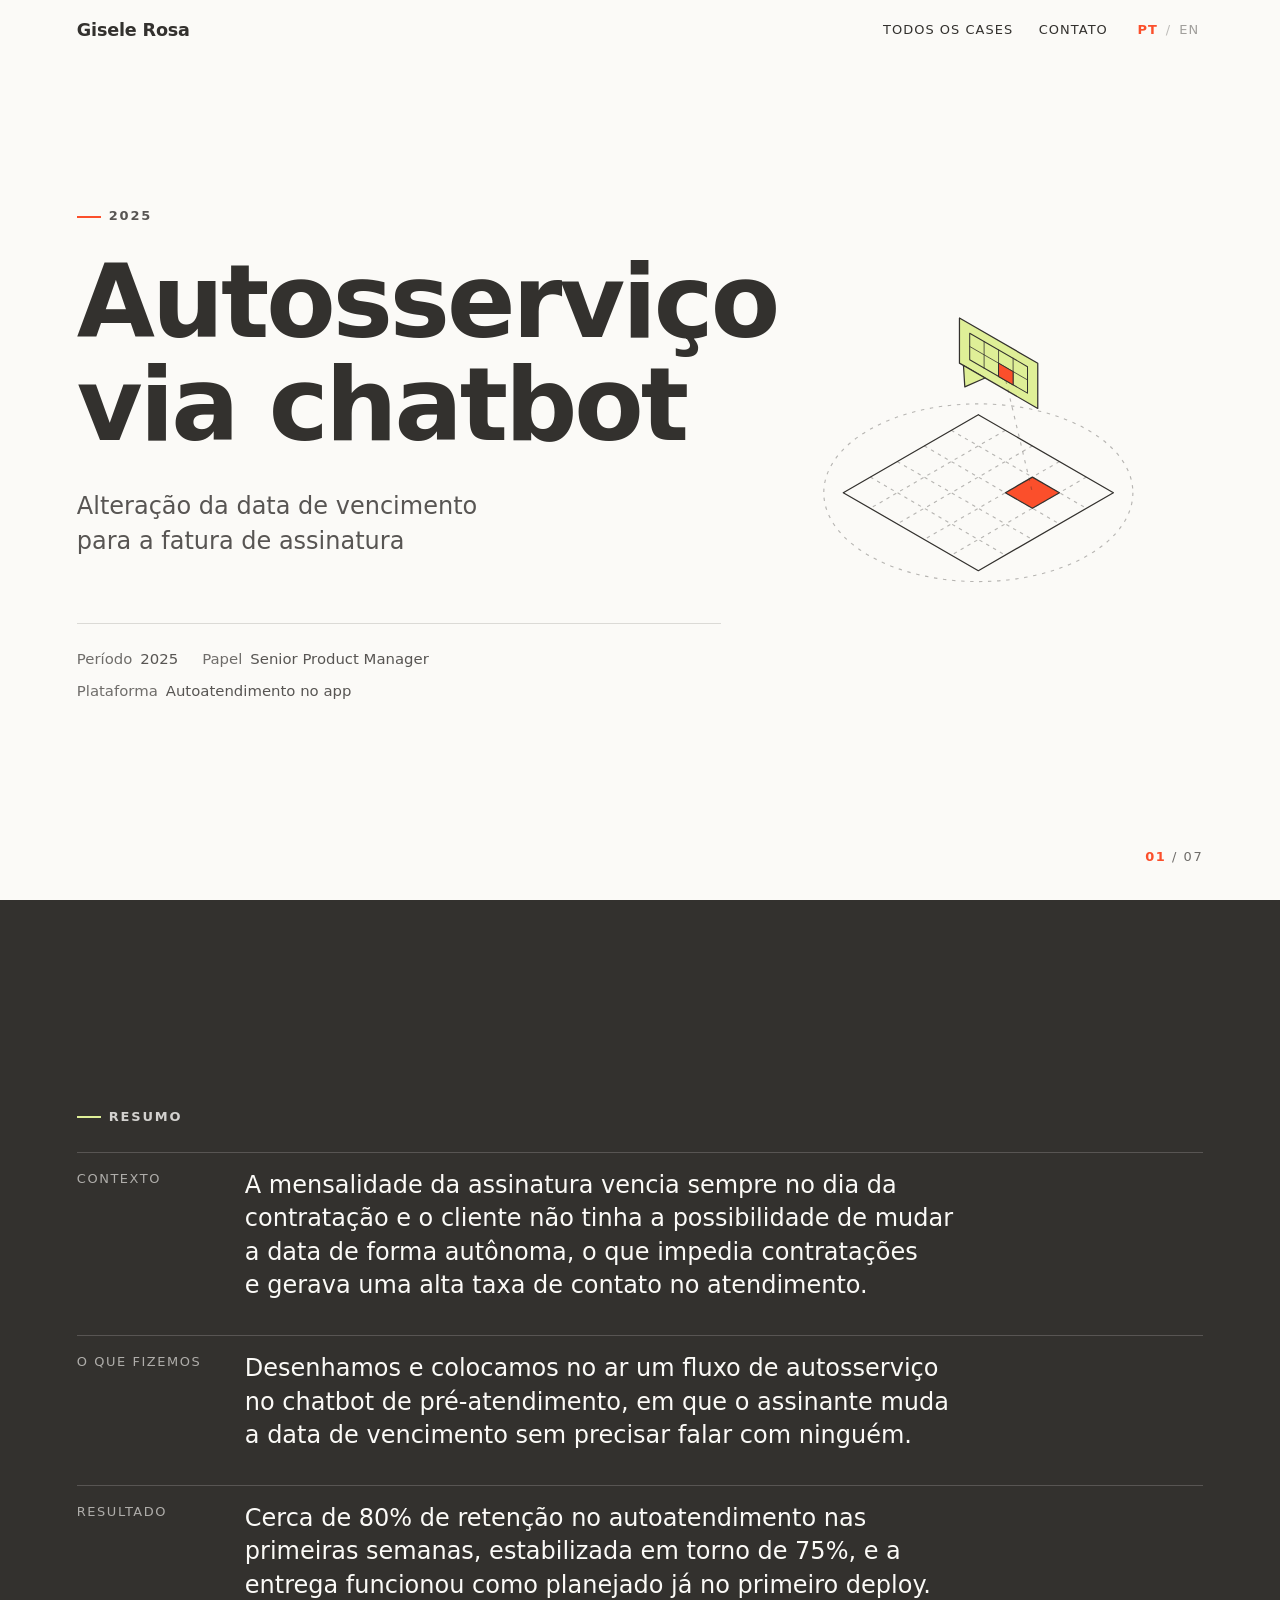
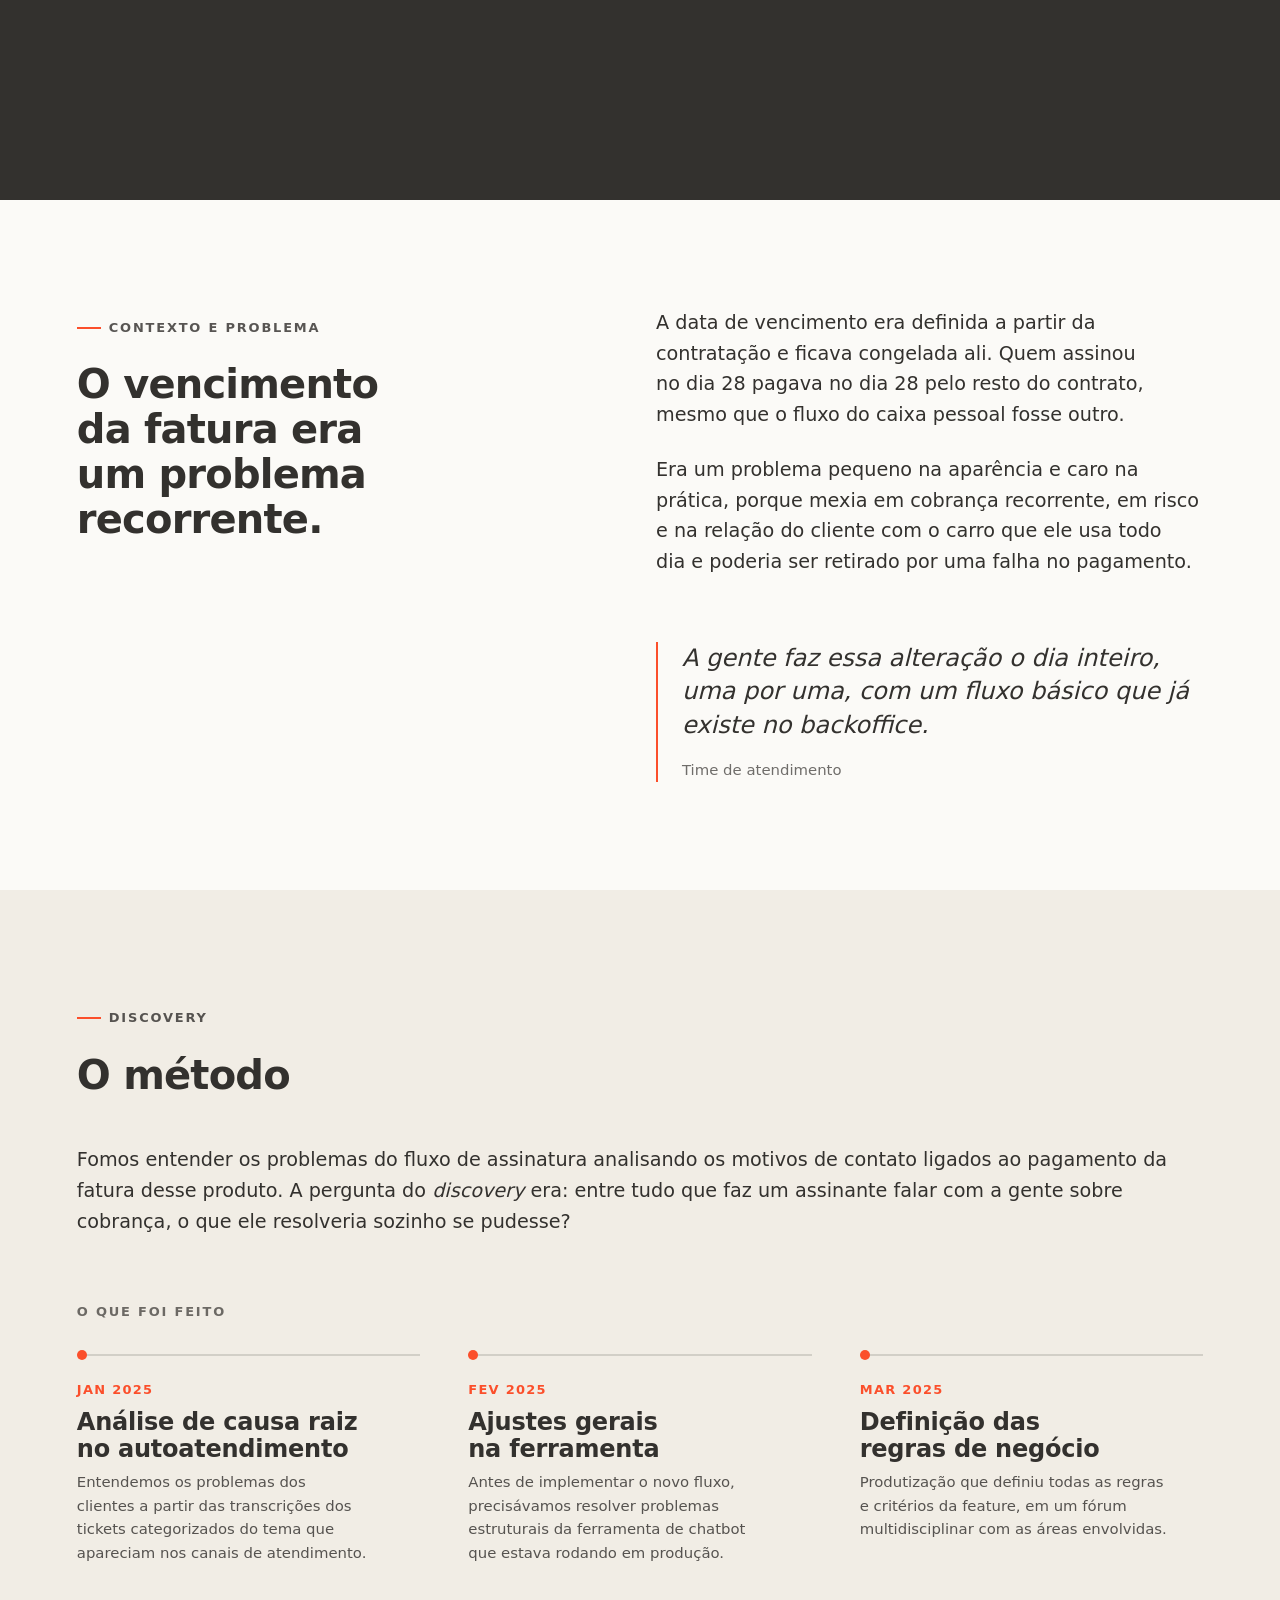
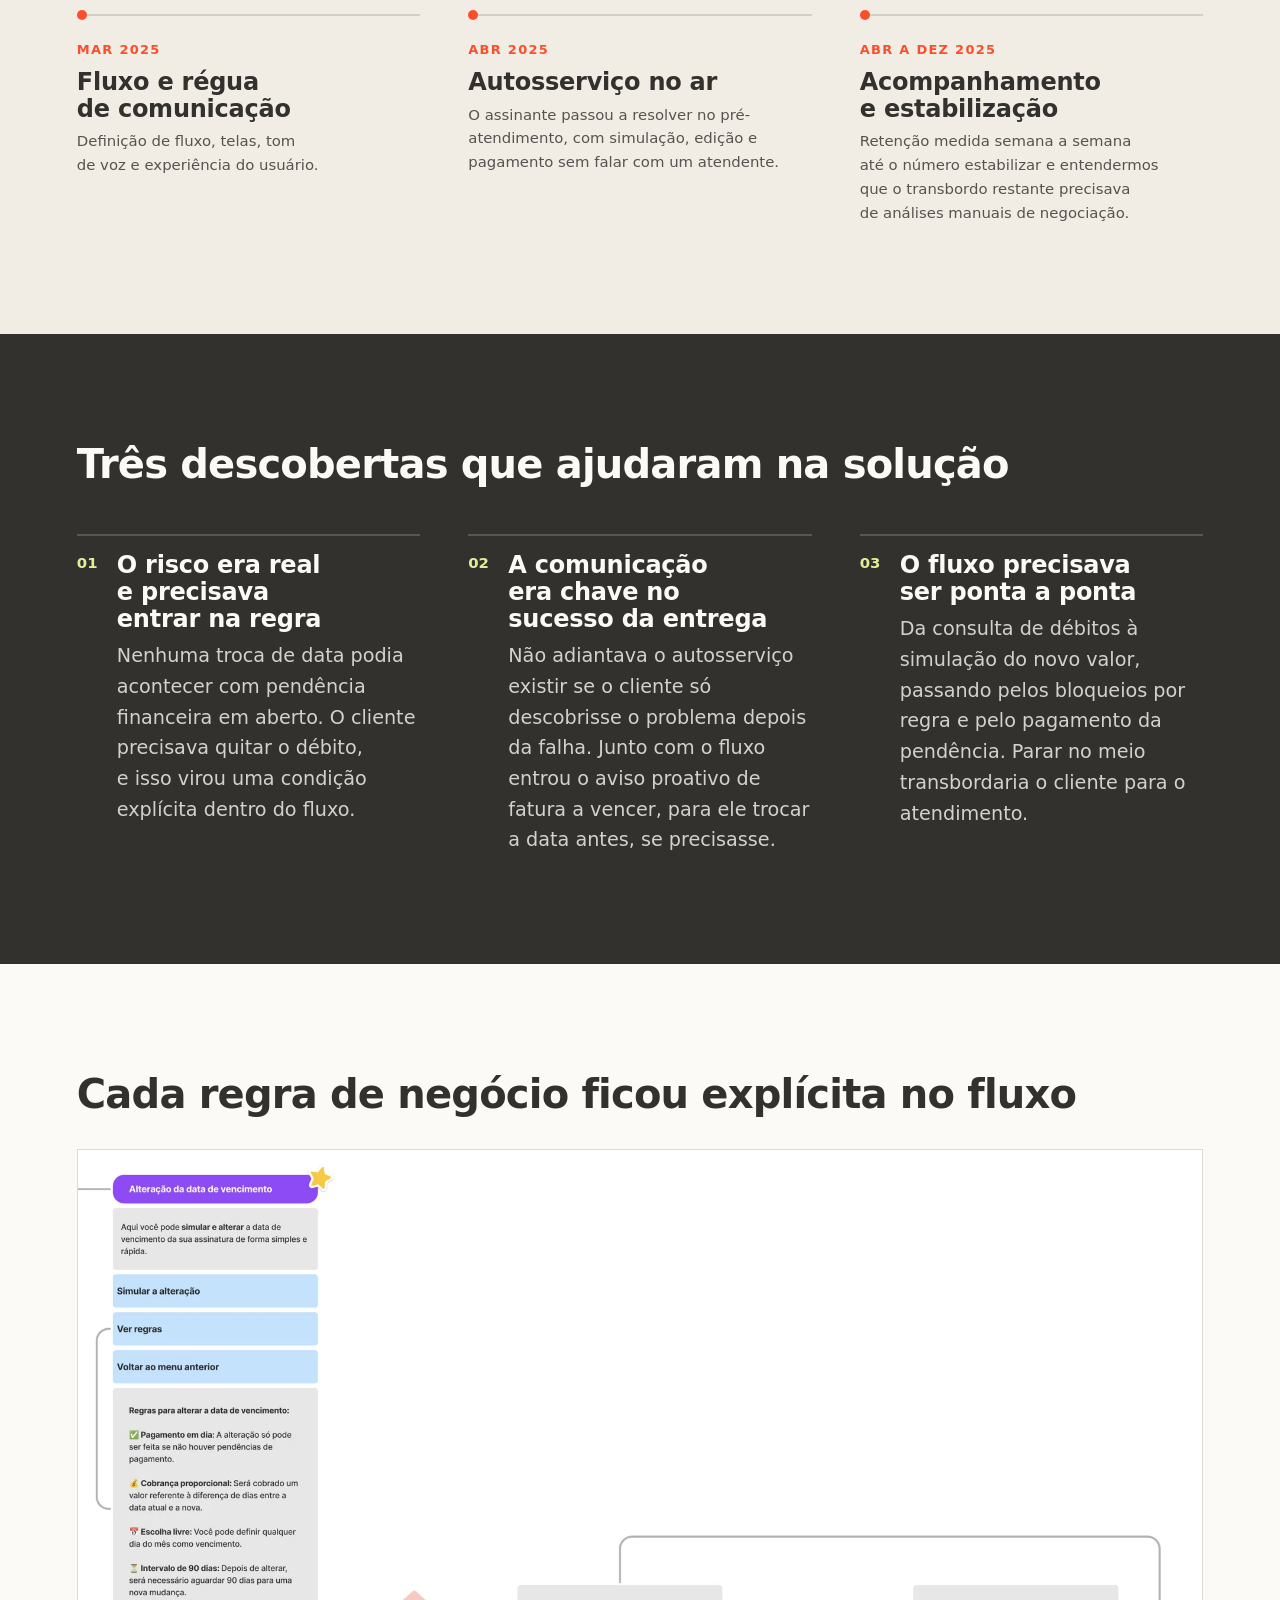
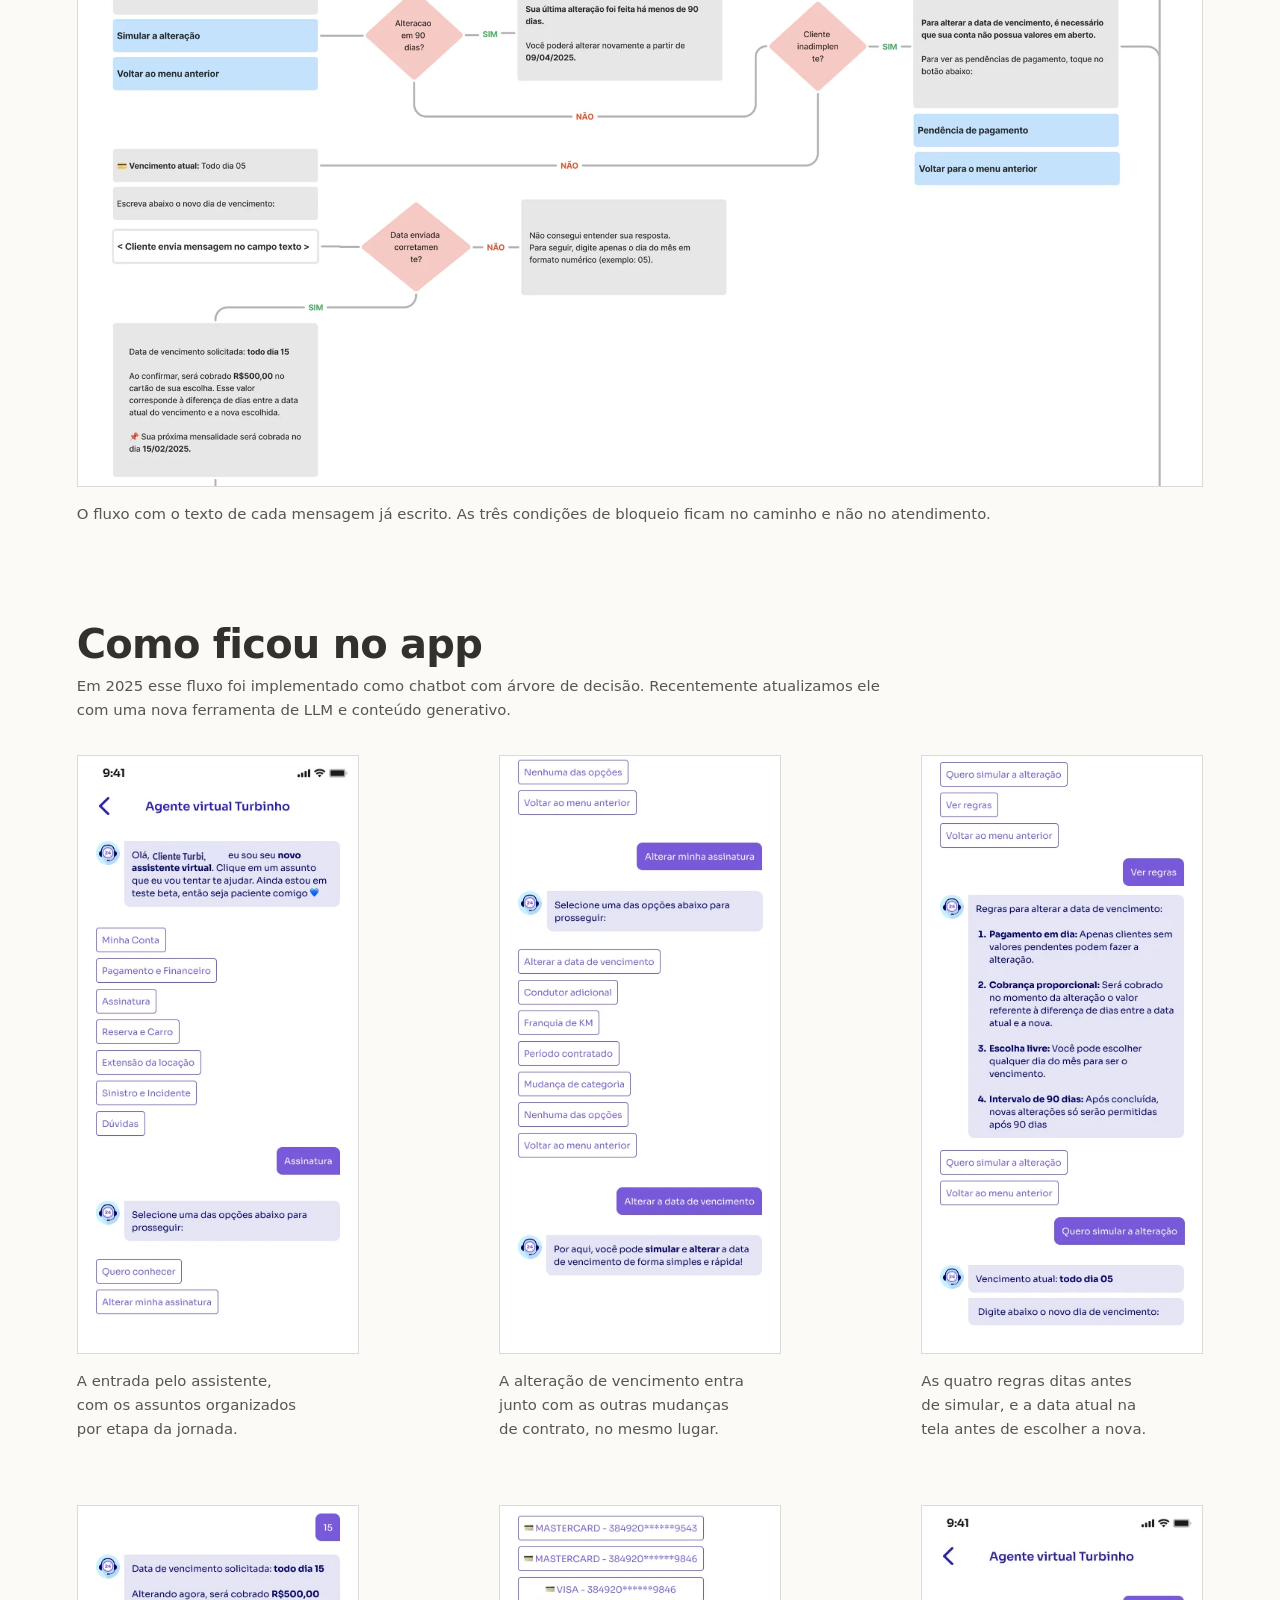
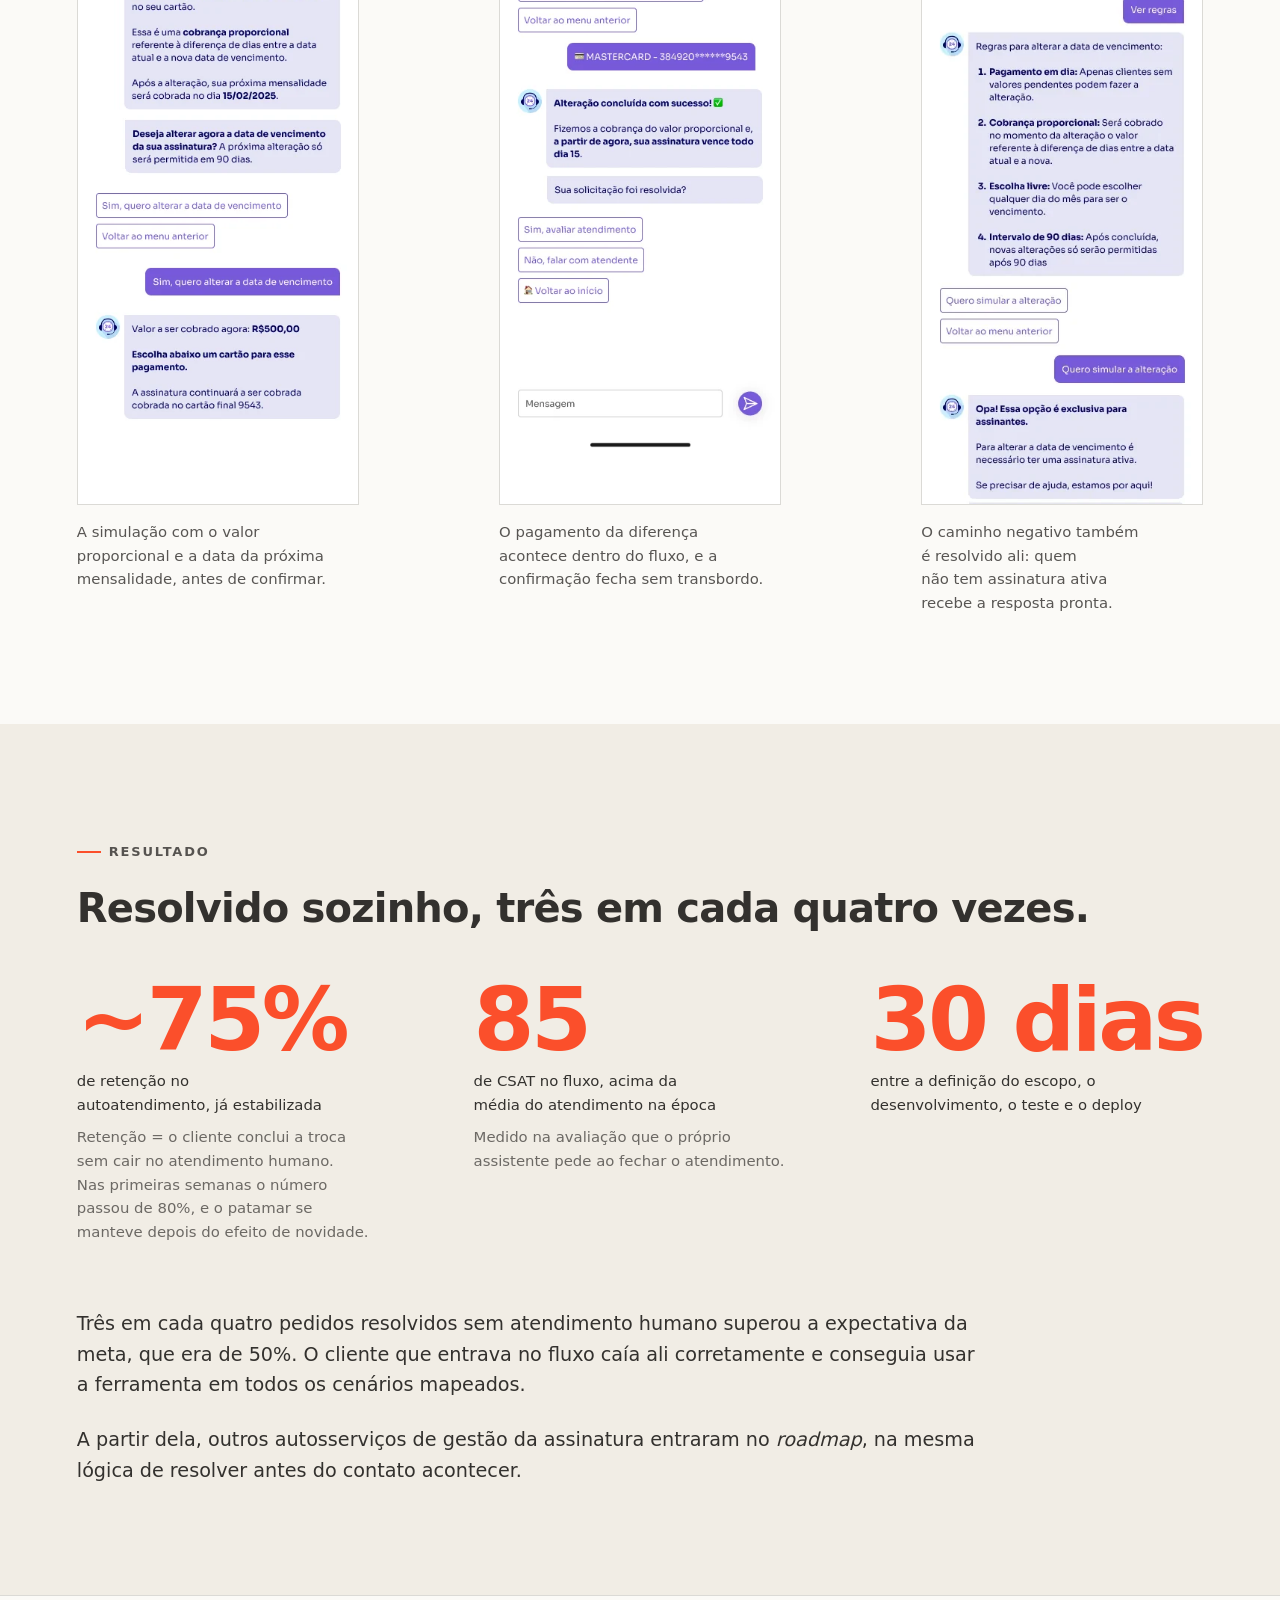
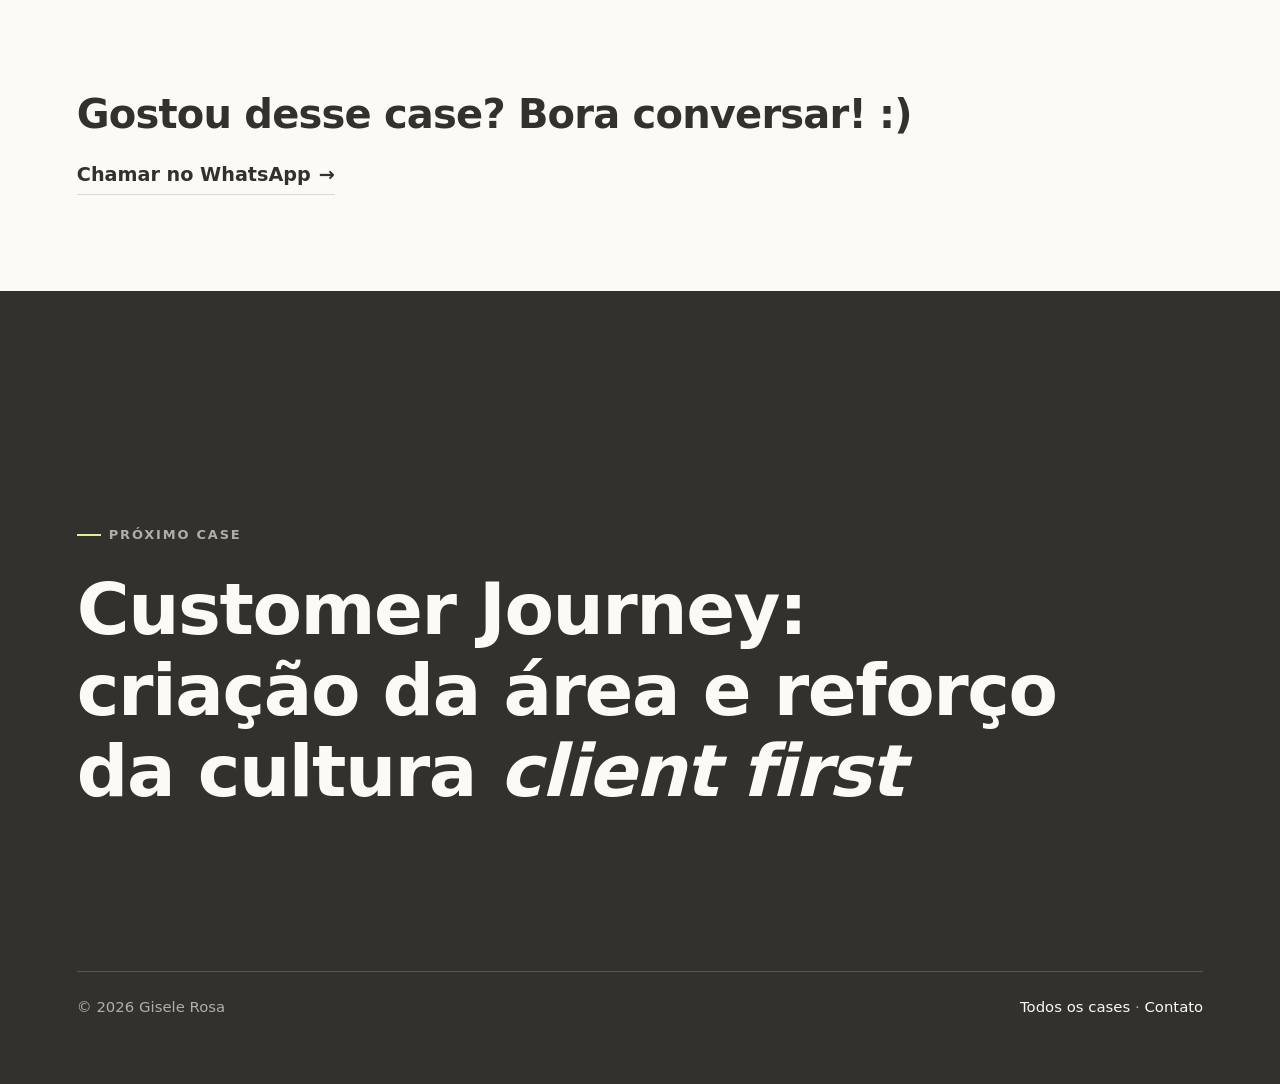
<file: cases/vencimento.html>
<!DOCTYPE html>
<html lang="pt-BR">
<head>
<meta charset="utf-8">
<meta name="viewport" content="width=device-width, initial-scale=1">
<meta name="referrer" content="strict-origin-when-cross-origin">
<meta name="theme-color" content="#FBFAF7">
<meta http-equiv="Content-Security-Policy" content="default-src 'self'; style-src 'self' 'unsafe-inline' https://fonts.googleapis.com; font-src 'self' https://fonts.gstatic.com; img-src 'self' data: https://*.goatcounter.com; script-src 'self' https://gc.zgo.at; connect-src 'self' https://*.goatcounter.com; base-uri 'self'; form-action 'none'; object-src 'none'">

<title>Autosserviço via chatbot · Gisele Rosa</title>
<meta name="description" content="Case de produto: um autosserviço para o assinante mudar sozinho a data de vencimento da mensalidade, com cerca de 75% de retenção no autoatendimento.">
<meta name="author" content="Gisele Rosa">
<link rel="icon" href="../favicon.png" type="image/png" sizes="96x96">
<link rel="apple-touch-icon" href="../apple-touch-icon.png">
<link rel="canonical" href="https://giselerosapm.github.io/cases/vencimento.html">
<meta property="og:type" content="article">
<meta property="og:title" content="Autosserviço via chatbot · Gisele Rosa">
<meta property="og:description" content="Portfólio de produto · Product Manager Sênior">
<meta property="og:image" content="https://giselerosapm.github.io/assets/img/og-image.png">
<meta property="og:url" content="https://giselerosapm.github.io/cases/vencimento.html">
<meta name="twitter:card" content="summary_large_image">

<link rel="preconnect" href="https://fonts.googleapis.com">
<link rel="preconnect" href="https://fonts.gstatic.com" crossorigin>
<link href="https://fonts.googleapis.com/css2?family=Manrope:wght@400;500;600;700&family=Plus+Jakarta+Sans:wght@400;500;600;700&display=swap" rel="stylesheet">

<link rel="stylesheet" href="../assets/css/tokens.css">
<link rel="stylesheet" href="../assets/css/base.css">
<link rel="stylesheet" href="../assets/css/layout.css">
<link rel="stylesheet" href="../assets/css/components.css">
<link rel="stylesheet" href="../assets/css/case.css">
</head>
<body>

<a class="skip-link" href="#main" data-i18n="geral.pular">Pular para o conteúdo</a>

<div class="progress" aria-hidden="true"><div class="progress__bar"></div></div>
<div class="slide-index" aria-hidden="true"></div>

<header class="header">
  <div class="container header__inner">
    <a class="header__brand" href="../index.html">Gisele Rosa</a>
    <nav class="header__nav" aria-label="Principal">
      <a href="../index.html#cases" data-i18n="nav.todosCases">Todos os cases</a>
      <a class="is-optional" href="../index.html#contato" data-i18n="nav.contato">Contato</a>
      <span class="lang" role="group" aria-label="Idioma">
        <button class="lang__btn is-active" data-lang="pt" aria-pressed="true">PT</button>
        <span class="lang__sep">/</span>
        <button class="lang__btn" data-lang="en" aria-pressed="false">EN</button>
      </span>
    </nav>
  </div>
</header>

<main id="main">

<!-- ============ 01 · CAPA ============ -->
<section class="section section--light section--full" data-slide>
  <div class="container grid cover">
    <div class="col-7">
    <p class="eyebrow reveal">2025</p>
    <h1 class="display reveal" data-i18n="case.venc.capa.titulo">
      Autosserviço via chatbot
    </h1>
    <p class="lead reveal" style="margin-top: var(--s-5)" data-i18n="case.venc.capa.sub">
      Alteração da data de vencimento para a fatura de assinatura
    </p>
    <dl class="meta reveal">
      <div><dt data-i18n="case.meta.periodo">Período</dt><dd>2025</dd></div>
      <div><dt data-i18n="case.meta.papel">Papel</dt><dd data-i18n="case.venc.meta.papel">Senior Product Manager</dd></div>
      <div><dt data-i18n="case.meta.plataforma">Plataforma</dt><dd data-i18n="case.venc.meta.plataforma">Autoatendimento no app</dd></div>
    </dl>
    </div>
    <div class="start-8 reveal">
        <svg class="illo illo--cover" width="400" height="280" viewBox="0 0 400 280" fill="none" aria-hidden="true" focusable="false" xmlns="http://www.w3.org/2000/svg">
          <g transform="translate(-63.8 -99.5) scale(1.319)">
          <path class="illo__draw" pathLength="1" d="M200.0 158.0 L290.9 210.5 L200.0 263.0 L109.1 210.5 Z" stroke="var(--illo-line)" stroke-width="0.83" stroke-linejoin="round" stroke-linecap="round" style="--d:0ms"/>
            <path class="illo__guide" d="M218.2 168.5 L127.3 221.0" stroke="var(--illo-guide)" stroke-width="0.76" stroke-dasharray="2.3 3.0" style="--d:200ms"/>
            <path class="illo__guide" d="M181.8 168.5 L272.7 221.0" stroke="var(--illo-guide)" stroke-width="0.76" stroke-dasharray="2.3 3.0" style="--d:200ms"/>
            <path class="illo__guide" d="M236.4 179.0 L145.4 231.5" stroke="var(--illo-guide)" stroke-width="0.76" stroke-dasharray="2.3 3.0" style="--d:200ms"/>
            <path class="illo__guide" d="M163.6 179.0 L254.6 231.5" stroke="var(--illo-guide)" stroke-width="0.76" stroke-dasharray="2.3 3.0" style="--d:200ms"/>
            <path class="illo__guide" d="M254.6 189.5 L163.6 242.0" stroke="var(--illo-guide)" stroke-width="0.76" stroke-dasharray="2.3 3.0" style="--d:200ms"/>
            <path class="illo__guide" d="M145.4 189.5 L236.4 242.0" stroke="var(--illo-guide)" stroke-width="0.76" stroke-dasharray="2.3 3.0" style="--d:200ms"/>
            <path class="illo__guide" d="M272.7 200.0 L181.8 252.5" stroke="var(--illo-guide)" stroke-width="0.76" stroke-dasharray="2.3 3.0" style="--d:200ms"/>
            <path class="illo__guide" d="M127.3 200.0 L218.2 252.5" stroke="var(--illo-guide)" stroke-width="0.76" stroke-dasharray="2.3 3.0" style="--d:200ms"/>
            <path class="illo__fill" d="M236.4 200.0 L254.6 210.5 L236.4 221.0 L218.2 210.5 Z" fill="var(--illo-accent)" style="--d:600ms"/>
            <path class="illo__draw" pathLength="1" d="M236.4 200.0 L254.6 210.5 L236.4 221.0 L218.2 210.5 Z" stroke="var(--illo-line)" stroke-width="0.83" stroke-linejoin="round" stroke-linecap="round" style="--d:480ms"/>
            <path class="illo__fill" d="M187.3 123.3 L240.0 153.8 L240.0 123.4 L187.3 92.9 Z" fill="var(--illo-accent-2)" style="--d:820ms"/>
            <path class="illo__draw" pathLength="1" d="M187.3 123.3 L240.0 153.8 L240.0 123.4 L187.3 92.9 Z" stroke="var(--illo-line)" stroke-width="0.83" stroke-linejoin="round" stroke-linecap="round" style="--d:760ms"/>
            <path class="illo__fill" d="M190.0 124.9 L204.5 133.3 L190.9 139.3 Z" fill="var(--illo-accent-2)" style="--d:860ms"/>
            <path class="illo__draw" pathLength="1" d="M190.0 124.9 L204.5 133.3 L190.9 139.3 Z" stroke="var(--illo-line)" stroke-width="0.83" stroke-linejoin="round" stroke-linecap="round" style="--d:820ms"/>
            <path class="illo__draw" pathLength="1" d="M194.2 121.0 L233.1 143.5 L233.1 125.7 L194.2 103.2 Z" stroke="var(--illo-line)" stroke-width="0.68" stroke-linejoin="round" stroke-linecap="round" style="--d:940ms"/>
            <path class="illo__draw" pathLength="1" d="M203.9 126.7 L203.9 108.8" stroke="var(--illo-line)" stroke-width="0.53" stroke-linejoin="round" stroke-linecap="round" style="--d:1040ms"/>
            <path class="illo__draw" pathLength="1" d="M213.6 132.3 L213.6 114.4" stroke="var(--illo-line)" stroke-width="0.53" stroke-linejoin="round" stroke-linecap="round" style="--d:1080ms"/>
            <path class="illo__draw" pathLength="1" d="M223.4 137.9 L223.4 120.0" stroke="var(--illo-line)" stroke-width="0.53" stroke-linejoin="round" stroke-linecap="round" style="--d:1120ms"/>
            <path class="illo__draw" pathLength="1" d="M194.2 112.1 L233.1 134.6" stroke="var(--illo-line)" stroke-width="0.53" stroke-linejoin="round" stroke-linecap="round" style="--d:1040ms"/>
            <path class="illo__fill" d="M213.6 132.3 L223.4 137.9 L223.4 129.0 L213.6 123.3 Z" fill="var(--illo-accent)" style="--d:1140ms"/>
            <path class="illo__draw" pathLength="1" d="M213.6 132.3 L223.4 137.9 L223.4 129.0 L213.6 123.3 Z" stroke="var(--illo-line)" stroke-width="0.68" stroke-linejoin="round" stroke-linecap="round" style="--d:1100ms"/>
            <path class="illo__guide" d="M218.5 135.1 L236.4 210.5" stroke="var(--illo-guide)" stroke-width="0.76" stroke-dasharray="2.3 3.8" style="--d:1220ms"/>
            <ellipse class="illo__guide" cx="200.0" cy="210.5" rx="104.0" ry="59.8" stroke="var(--illo-guide)" stroke-width="0.76" stroke-dasharray="2.3 3.8" style="--d:1320ms"/>
          </g>
        </svg>
    </div>
  </div>
</section>

<!-- ============ 02 · TL;DR ============ -->
<section class="section section--dark section--full" data-slide>
  <div class="container">
    <p class="eyebrow reveal" data-i18n="case.tldr.eyebrow">Resumo</p>
    <dl class="tldr reveal">
      <div class="tldr__row">
        <dt data-i18n="case.tldr.contexto">Contexto</dt>
        <dd data-i18n="case.venc.tldr.contexto">A mensalidade da assinatura vencia sempre no dia da contratação e o cliente não tinha a possibilidade de mudar a data de forma autônoma, o que impedia contratações e gerava uma alta taxa de contato no atendimento.</dd>
      </div>
      <div class="tldr__row">
        <dt data-i18n="case.tldr.oquefiz">O que fizemos</dt>
        <dd data-i18n="case.venc.tldr.acao">Desenhamos e colocamos no ar um fluxo de autosserviço no chatbot de pré-atendimento, em que o assinante muda a data de vencimento sem precisar falar com ninguém.</dd>
      </div>
      <div class="tldr__row">
        <dt data-i18n="case.tldr.resultado">Resultado</dt>
        <dd data-i18n="case.venc.tldr.resultado">Cerca de 80% de retenção no autoatendimento nas primeiras semanas, estabilizada em torno de 75%, e a entrega funcionou como planejado já no primeiro deploy.</dd>
      </div>
    </dl>
  </div>
</section>

<!-- ============ 03 · CONTEXTO E PROBLEMA ============ -->
<section class="section section--light" data-slide>
  <div class="container grid">
    <div class="col-5">
      <div class="slide-head reveal">
        <p class="eyebrow" data-i18n="case.contexto.eyebrow">Contexto e problema</p>
        <h2 data-i18n="case.venc.contexto.titulo">O vencimento da fatura era um problema recorrente.</h2>
      </div>
    </div>
    <div class="start-7">
      <div class="measure reveal">
        <p data-i18n="case.venc.contexto.p1">
          A data de vencimento era definida a partir da contratação e ficava congelada
          ali. Quem assinou no dia 28 pagava no dia 28 pelo resto do contrato, mesmo
          que o fluxo do caixa pessoal fosse outro.
        </p>
        <p style="margin-top: var(--s-4)" data-i18n="case.venc.contexto.p2">
          Era um problema pequeno na aparência e caro na prática, porque mexia em
          cobrança recorrente, em risco e na relação do cliente com o carro que ele usa
          todo dia e poderia ser retirado por uma falha no pagamento.
        </p>
      </div>
      <blockquote class="quote reveal" style="margin-top: var(--s-7)">
        <p data-i18n="case.venc.quote1.t">A gente faz essa alteração o dia inteiro, uma por uma, com um fluxo básico que já existe no backoffice.</p>
        <footer data-i18n="case.venc.quote1.a">Time de atendimento</footer>
      </blockquote>
    </div>
  </div>
</section>

<!-- ============ 04 · DISCOVERY ============ -->
<section class="section section--beige" data-slide>
  <div class="container">
    <div class="slide-head reveal">
      <p class="eyebrow" data-i18n="case.discovery.eyebrow">Discovery</p>
      <h2 data-i18n="case.venc.discovery.titulo">O método</h2>
    </div>
    <div class="reveal">
      <p style="max-width: none" data-i18n="case.venc.discovery.metodo" data-i18n-html>
        Fomos entender os problemas do fluxo de assinatura analisando os motivos de contato ligados ao pagamento da fatura desse produto. A pergunta do <i class="en">discovery</i> era: entre tudo que faz um assinante falar com a gente sobre cobrança, o que ele resolveria sozinho se pudesse?
      </p>
    </div>

    <p class="timeline-label reveal" style="margin-top: var(--s-7)" data-i18n="case.discovery.oqfoifeito">O que foi feito</p>
    <div class="case-timeline case-timeline--h reveal">

      <div class="ct-item">
        <p class="ct-when">jan 2025</p>
        <div class="ct-rail" aria-hidden="true"></div>
        <div class="ct-what">
          <h3 data-i18n="case.venc.ct1.t">Análise de causa raiz no autoatendimento</h3>
          <p data-i18n="case.venc.ct1.d">Entendemos os problemas dos clientes a partir das transcrições dos tickets categorizados do tema que apareciam nos canais de atendimento.</p>
        </div>
      </div>

      <div class="ct-item">
        <p class="ct-when">fev 2025</p>
        <div class="ct-rail" aria-hidden="true"></div>
        <div class="ct-what">
          <h3 data-i18n="case.venc.ct2.t">Ajustes gerais na ferramenta</h3>
          <p data-i18n="case.venc.ct2.d">Antes de implementar o novo fluxo, precisávamos resolver problemas estruturais da ferramenta de chatbot que estava rodando em produção.</p>
        </div>
      </div>

      <div class="ct-item">
        <p class="ct-when">mar 2025</p>
        <div class="ct-rail" aria-hidden="true"></div>
        <div class="ct-what">
          <h3 data-i18n="case.venc.ct4.t">Definição das regras de negócio</h3>
          <p data-i18n="case.venc.ct4.d">Produtização que definiu todas as regras e critérios da feature, em um fórum multidisciplinar com as áreas envolvidas.</p>
        </div>
      </div>

      <div class="ct-item">
        <p class="ct-when">mar 2025</p>
        <div class="ct-rail" aria-hidden="true"></div>
        <div class="ct-what">
          <h3 data-i18n="case.venc.ct5.t">Fluxo e régua de comunicação</h3>
          <p data-i18n="case.venc.ct5.d">Definição de fluxo, telas, tom de voz e experiência do usuário.</p>
        </div>
      </div>

      <div class="ct-item">
        <p class="ct-when">abr 2025</p>
        <div class="ct-rail" aria-hidden="true"></div>
        <div class="ct-what">
          <h3 data-i18n="case.venc.ct6.t">Autosserviço no ar</h3>
          <p data-i18n="case.venc.ct6.d">O assinante passou a resolver no pré-atendimento, com simulação, edição e pagamento sem falar com um atendente.</p>
        </div>
      </div>

      <div class="ct-item">
        <p class="ct-when">abr a dez 2025</p>
        <div class="ct-rail" aria-hidden="true"></div>
        <div class="ct-what">
          <h3 data-i18n="case.venc.ct7.t">Acompanhamento e estabilização</h3>
          <p data-i18n="case.venc.ct7.d">Retenção medida semana a semana até o número estabilizar e entendermos que o transbordo restante precisava de análises manuais de negociação.</p>
        </div>
      </div>

    </div>
  </div>
</section>

<!-- ============ 05 · ACHADOS ============ -->
<section class="section section--dark" data-slide>
  <div class="container">
    <div class="slide-head reveal">
      <h2 style="max-width: none" data-i18n="case.venc.achados.titulo">Três descobertas que ajudaram na solução</h2>
    </div>
    <div class="findings findings--cols reveal">
          <div class="finding">
            <div>
              <h3 data-i18n="case.venc.achado1.t">O risco era real e precisava entrar na regra</h3>
              <p data-i18n="case.venc.achado1.d">Nenhuma troca de data podia acontecer com pendência financeira em aberto. O cliente precisava quitar o débito, e isso virou uma condição explícita dentro do fluxo.</p>
            </div>
          </div>
          <div class="finding">
            <div>
              <h3 data-i18n="case.venc.achado2.t">A comunicação era chave no sucesso da entrega</h3>
              <p data-i18n="case.venc.achado2.d">Não adiantava o autosserviço existir se o cliente só descobrisse o problema depois da falha. Junto com o fluxo entrou o aviso proativo de fatura a vencer, para ele trocar a data antes, se precisasse.</p>
            </div>
          </div>
          <div class="finding">
            <div>
              <h3 data-i18n="case.venc.achado3.t">O fluxo precisava ser ponta a ponta</h3>
              <p data-i18n="case.venc.achado3.d">Da consulta de débitos à simulação do novo valor, passando pelos bloqueios por regra e pelo pagamento da pendência. Parar no meio transbordaria o cliente para o atendimento.</p>
            </div>
          </div>
    </div>
  </div>
</section>

<!-- ============ 06 · MATERIAIS E TELAS ============ -->
<section class="section section--light" data-slide>
  <div class="container">
    <div class="gallery reveal">
      <div class="gallery__head">
        <h3 data-i18n="case.venc.gal1.t">Cada regra de negócio ficou explícita no fluxo</h3>
      </div>
      <div class="shots shots--stack">
        <figure class="figure">
          <img src="../assets/img/vencimento/fluxo-autosservico.webp" width="1900" height="1581" loading="lazy" decoding="async"
               alt="Fluxo do autosserviço de alteração da data de vencimento, com as decisões e as mensagens de cada caminho"
               data-i18n-attr="alt:case.venc.img.fluxo">
          <figcaption data-i18n="case.venc.cap.fluxo">O fluxo com o texto de cada mensagem já escrito. As três condições de bloqueio ficam no caminho e não no atendimento.</figcaption>
        </figure>
      </div>
    </div>

    <div class="gallery reveal">
      <div class="gallery__head">
        <h3 data-i18n="case.venc.gal2.t">Como ficou no app</h3>
        <p data-i18n="case.venc.gal2.d">Em 2025 esse fluxo foi implementado como chatbot com árvore de decisão. Recentemente atualizamos ele com uma nova ferramenta de LLM e conteúdo generativo.</p>
      </div>
      <div class="shots shots--screens shots--row3">
        <figure class="figure">
          <img src="../assets/img/vencimento/fluxo-1-menu.webp" width="375" height="800" loading="lazy" decoding="async"
               alt="Menu inicial do assistente virtual com os assuntos disponíveis"
               data-i18n-attr="alt:case.venc.img.menu">
          <figcaption data-i18n="case.venc.cap.menu">A entrada pelo assistente, com os assuntos organizados por etapa da jornada.</figcaption>
        </figure>
        <figure class="figure">
          <img src="../assets/img/vencimento/fluxo-2-opcoes.webp" width="375" height="800" loading="lazy" decoding="async"
               alt="Submenu da assinatura, com a alteração da data de vencimento entre as opções"
               data-i18n-attr="alt:case.venc.img.opcoes">
          <figcaption data-i18n="case.venc.cap.opcoes">A alteração de vencimento entra junto com as outras mudanças de contrato, no mesmo lugar.</figcaption>
        </figure>
        <figure class="figure">
          <img src="../assets/img/vencimento/fluxo-3-regras.webp" width="375" height="800" loading="lazy" decoding="async"
               alt="Tela com as quatro regras da alteração e a data de vencimento atual"
               data-i18n-attr="alt:case.venc.img.regrasok">
          <figcaption data-i18n="case.venc.cap.regrasok">As quatro regras ditas antes de simular, e a data atual na tela antes de escolher a nova.</figcaption>
        </figure>
        <figure class="figure">
          <img src="../assets/img/vencimento/fluxo-4-simulacao.webp" width="375" height="800" loading="lazy" decoding="async"
               alt="Simulação da nova data com o valor proporcional e a data da próxima mensalidade"
               data-i18n-attr="alt:case.venc.img.simulacao">
          <figcaption data-i18n="case.venc.cap.simulacao">A simulação com o valor proporcional e a data da próxima mensalidade, antes de confirmar.</figcaption>
        </figure>
        <figure class="figure">
          <img src="../assets/img/vencimento/fluxo-5-sucesso.webp" width="375" height="800" loading="lazy" decoding="async"
               alt="Escolha do cartão, cobrança do valor proporcional e confirmação da alteração"
               data-i18n-attr="alt:case.venc.img.sucesso">
          <figcaption data-i18n="case.venc.cap.sucesso">O pagamento da diferença acontece dentro do fluxo, e a confirmação fecha sem transbordo.</figcaption>
        </figure>
        <figure class="figure">
          <img src="../assets/img/vencimento/regras.webp" width="375" height="800" loading="lazy" decoding="async"
               alt="Resposta do assistente para quem não tem assinatura ativa"
               data-i18n-attr="alt:case.venc.img.regras">
          <figcaption data-i18n="case.venc.cap.regras">O caminho negativo também é resolvido ali: quem não tem assinatura ativa recebe a resposta pronta.</figcaption>
        </figure>
      </div>
    </div>
  </div>
</section>

<!-- ============ 07 · RESULTADO ============ -->
<section class="section section--beige section--result" data-slide>
  <div class="container">
    <div class="slide-head reveal">
      <p class="eyebrow" data-i18n="case.resultado.eyebrow">Resultado</p>
      <h2 style="max-width: none" data-i18n="case.venc.resultado.titulo">Resolvido sozinho, três em cada quatro vezes.</h2>
    </div>
    <div class="stats reveal">
      <div class="stat">
        <p class="stat__num">~75%</p>
        <p class="stat__label" data-i18n="case.venc.res1.l">de retenção no autoatendimento, já estabilizada</p>
        <p class="stat__note" data-i18n="case.venc.res1.n">Retenção = o cliente conclui a troca sem cair no atendimento humano. Nas primeiras semanas o número passou de 80%, e o patamar se manteve depois do efeito de novidade.</p>
      </div>
      <div class="stat">
        <p class="stat__num">85</p>
        <p class="stat__label" data-i18n="case.venc.res2.l">de CSAT no fluxo, acima da média do atendimento na época</p>
        <p class="stat__note" data-i18n="case.venc.res2.n">Medido na avaliação que o próprio assistente pede ao fechar o atendimento.</p>
      </div>
      <div class="stat">
        <p class="stat__num">30 dias</p>
        <p class="stat__label" data-i18n="case.venc.res3.l">entre a definição do escopo, o desenvolvimento, o teste e o deploy</p>
      </div>
    </div>
    <div class="reveal" style="margin-top: var(--s-7)">
      <p style="max-width: 74ch" data-i18n="case.venc.resultado.fecho1">
        Três em cada quatro pedidos resolvidos sem atendimento humano superou a
        expectativa da meta, que era de 50%. O cliente que entrava no fluxo caía ali
        corretamente e conseguia usar a ferramenta em todos os cenários mapeados.
      </p>
      <p style="margin-top: var(--s-4); max-width: 74ch" data-i18n="case.venc.resultado.fecho2" data-i18n-html>
        A partir dela, outros autosserviços de gestão da assinatura entraram no
        <i class="en">roadmap</i>, na mesma lógica de resolver antes do contato acontecer.
      </p>
    </div>
  </div>
</section>


<!-- ============ CTA ============ -->
<section class="section section--light cta-band">
  <div class="container">
    <p class="cta-band__txt reveal" data-i18n="case.cta.txt">Gostou desse case? Bora conversar! :)</p>
    <p class="reveal" style="margin-top: var(--s-4)">
      <a class="arrow-link" href="https://wa.me/5511996821571" target="_blank" rel="noopener">
        <span data-i18n="case.cta.link">Chamar no WhatsApp</span>
        <span class="arrow" aria-hidden="true">→</span>
      </a>
    </p>
  </div>
</section>

</main>

<!-- ============ PRÓXIMO CASE ============ -->
<footer class="footer">
  <div class="container">
    <a class="next-case" href="customer-journey.html">
      <p class="eyebrow" data-i18n="case.proximo">Próximo case</p>
      <p class="next-case__title" data-i18n="home.case1.titulo" data-i18n-html>Customer Journey: criação da área e reforço da cultura <i class="en">client first</i></p>
    </a>
    <div class="footer__bottom">
      <span>© <span data-year></span> Gisele Rosa</span>
      <span>
        <a href="../index.html#cases" data-i18n="nav.todosCases">Todos os cases</a> ·
        <a href="mailto:giii.rosaa@gmail.com" data-i18n="nav.contato">Contato</a>
      </span>
    </div>
  </div>
</footer>

<script src="../assets/js/i18n.js"></script>
<script src="../assets/js/reveal.js"></script>
<script src="../assets/js/main.js"></script>

<!-- Analytics sem cookie e sem dado pessoal (GoatCounter).
     Trocar o código em data-goatcounter se o subdomínio for outro. -->
<script data-goatcounter="https://giselerosapm.goatcounter.com/count"
        async src="https://gc.zgo.at/count.js"></script>
</body>
</html>
</file>
<file: assets/css/tokens.css>
/* ============================================================
   TOKENS — cor, tipografia, espaço, tempo
   Editar aqui muda o site inteiro. Ver docs/01-design-system.md
   ============================================================ */

/* --- Fontes locais -----------------------------------------
   Ginger nos títulos e Open Sauce no texto são fontes
   comerciais e não estão no Google Fonts.

   COMO ATIVAR: coloque os .woff2 em assets/fonts/ com estes
   nomes e descomente o bloco abaixo.
     ginger-regular.woff2
     ginger-bold.woff2
     open-sauce-one-regular.woff2
     open-sauce-one-semibold.woff2
     open-sauce-one-bold.woff2

   Enquanto estiver comentado, vale o fallback geométrico
   (Plus Jakarta Sans) e o site não faz request que falha.
   ------------------------------------------------------------ */
/*
@font-face {
  font-family: 'Ginger';
  src: url('../fonts/ginger-regular.woff2') format('woff2');
  font-weight: 400;
  font-style: normal;
  font-display: swap;
}
@font-face {
  font-family: 'Ginger';
  src: url('../fonts/ginger-bold.woff2') format('woff2');
  font-weight: 700;
  font-style: normal;
  font-display: swap;
}

@font-face {
  font-family: 'Open Sauce One';
  src: url('../fonts/open-sauce-one-regular.woff2') format('woff2');
  font-weight: 400;
  font-style: normal;
  font-display: swap;
}
@font-face {
  font-family: 'Open Sauce One';
  src: url('../fonts/open-sauce-one-semibold.woff2') format('woff2');
  font-weight: 600;
  font-style: normal;
  font-display: swap;
}
@font-face {
  font-family: 'Open Sauce One';
  src: url('../fonts/open-sauce-one-bold.woff2') format('woff2');
  font-weight: 700;
  font-style: normal;
  font-display: swap;
}
*/

:root {
  /* ---------- Cor ---------- */
  --c-white:  #FBFAF7;   /* quase branco, levemente quente */
  --c-beige:  #F1EDE5;   /* bege claro, para alternar seção */
  --c-plum:   #33312E;   /* cinza escuro quente (nome mantido por compatibilidade) */
  --c-orange: #FB4F2B;
  --c-lime:   #DFEF97;

  /* derivadas — só transparências do escuro/claro, nunca cor nova */
  --c-plum-70: rgba(51, 49, 46, .82);
  --c-plum-45: rgba(51, 49, 46, .70);
  --c-plum-16: rgba(51, 49, 46, .16);
  --c-plum-08: rgba(51, 49, 46, .07);
  --c-white-70: rgba(251, 250, 247, .80);
  --c-white-45: rgba(251, 250, 247, .62);
  --c-white-16: rgba(251, 250, 247, .18);

  /* papéis — o que o CSS usa no dia a dia */
  --bg:      var(--c-white);
  --fg:      var(--c-plum);
  --fg-mut:  var(--c-plum-70);
  --fg-fai:  var(--c-plum-45);
  --rule:    var(--c-plum-16);
  --accent:  var(--c-orange);

  /* Ilustrações técnicas dos cases */
  --illo-line:   var(--c-plum);
  --illo-guide:  rgba(51, 49, 46, .34);
  --illo-accent:   var(--c-orange);
  --illo-accent-2: var(--c-lime);
  --illo-bg:       var(--bg);

  /* ---------- Tipografia ---------- */
  --font-sans: 'Manrope', 'Open Sauce One', 'Plus Jakarta Sans', 'Inter',
               ui-sans-serif, system-ui, -apple-system, 'Segoe UI', sans-serif;
  /* títulos */
  --font-display: 'Ginger', 'Open Sauce One', 'Plus Jakarta Sans',
               ui-sans-serif, system-ui, -apple-system, sans-serif;

  --t-display: clamp(2.6rem, 1.2rem + 6.4vw, 7rem);
  --t-h1:      clamp(2.4rem,  1.4rem + 4.0vw, 4.5rem);
  --t-h2:      clamp(1.65rem, 1.2rem + 1.8vw, 2.5rem);
  --t-h3:      clamp(1.2rem,  1.05rem + .6vw, 1.5rem);
  --t-lead:    clamp(1.15rem, 1.0rem + .7vw, 1.5rem);
  --t-body:    clamp(1.0625rem, 1.0rem + .25vw, 1.25rem);
  --t-small:   clamp(.875rem, .85rem + .1vw, .9375rem);
  --t-label:   clamp(.75rem, .73rem + .1vw, .8125rem);
  --t-stat:    clamp(3rem, 1.8rem + 4.6vw, 5.5rem);

  /* ---------- Espaço (base 8) ---------- */
  --s-1: .25rem;  --s-2: .5rem;   --s-3: 1rem;    --s-4: 1.5rem;
  --s-5: 2rem;    --s-6: 3rem;    --s-7: 4rem;    --s-8: 6rem;
  --s-9: 8rem;    --s-10: 12rem;

  --gutter:  clamp(1.5rem, 6vw, 7.5rem);
  --pad-sec: clamp(6rem, 12vh, 12rem);
  --maxw:    88rem;   /* 1408px */
  --measure: 62ch;

  /* ---------- Movimento ---------- */
  --ease: cubic-bezier(.22, .61, .36, 1);
  --dur:  .32s;

  /* ---------- Outros ---------- */
  --radius: 999px;   /* só em chip e botão. Card é reto. */
  --border: 1px solid var(--rule);
}

/* Seção escura: inverte os papéis, não os tokens de marca */
.section--dark,
.footer,
.is-dark {
  --bg:     var(--c-plum);
  --fg:     var(--c-white);
  --fg-mut: var(--c-white-70);
  --fg-fai: var(--c-white-45);
  --rule:   var(--c-white-16);
  --accent: var(--c-lime);   /* laranja não se lê bem sobre plum */
}

.section--beige {
  --bg: var(--c-beige);
  --rule: var(--c-plum-16);
}
</file>
<file: assets/css/base.css>
/* ============================================================
   BASE — reset enxuto, elementos, tipografia, foco
   ============================================================ */

*, *::before, *::after { box-sizing: border-box; }

html {
  -webkit-text-size-adjust: 100%;
  scroll-behavior: smooth;
}

body {
  margin: 0;
  background: var(--c-white);
  color: var(--c-plum);
  font-family: var(--font-sans);
  font-size: var(--t-body);
  font-weight: 400;
  line-height: 1.6;
  -webkit-font-smoothing: antialiased;
  text-rendering: optimizeLegibility;
  overflow-x: hidden;
}

h1, h2, h3, h4, p, figure, blockquote, ul, ol, dl { margin: 0; }
ul, ol { padding: 0; list-style: none; }

h1, h2, h3, h4, .display, .case-tile__title, .next-case__title, .stat__num {
  font-family: var(--font-display);
  font-weight: 700;
  line-height: 1.12;
  letter-spacing: -.02em;
  text-wrap: balance;
}

h1 { font-size: var(--t-h1); }
h2 { font-size: var(--t-h2); }
h3 { font-size: var(--t-h3); letter-spacing: -.01em; }

p { text-wrap: pretty; }
/* blocos curtos: linhas equilibradas, sem viúva nem conjunção sozinha no fim */
.lead,
.measure p,
.tldr__row dd,
.stat__label,
.stat__note,
.figure figcaption,
.finding p,
.feature p,
.ct-what p,
.case-tile__desc { text-wrap: balance; }

a {
  color: inherit;
  text-decoration: none;
  transition: color var(--dur) var(--ease);
}

img, svg, video { display: block; max-width: 100%; height: auto; }

strong { font-weight: 600; }
em { font-style: normal; color: var(--accent); }   /* ênfase = cor, não itálico */
/* termo estrangeiro no meio da frase em português */
.en { font-style: italic; }

::selection { background: var(--c-orange); color: var(--c-white); }

:focus-visible {
  outline: 2px solid var(--c-orange);
  outline-offset: 3px;
  border-radius: 2px;
}

/* Só para leitor de tela */
.sr-only {
  position: absolute; width: 1px; height: 1px;
  padding: 0; margin: -1px; overflow: hidden;
  clip: rect(0 0 0 0); white-space: nowrap; border: 0;
}

.skip-link {
  position: absolute; top: -100px; left: var(--s-3); z-index: 200;
  background: var(--c-plum); color: var(--c-white);
  padding: var(--s-2) var(--s-3); border-radius: 4px;
  font-size: var(--t-small);
}
.skip-link:focus { top: var(--s-3); }

@media (prefers-reduced-motion: reduce) {
  html { scroll-behavior: auto; }
  *, *::before, *::after {
    animation-duration: .01ms !important;
    animation-iteration-count: 1 !important;
    transition-duration: .01ms !important;
  }
}
</file>
<file: assets/css/layout.css>
/* ============================================================
   LAYOUT — container, grid, seções, header, footer
   ============================================================ */

.container {
  width: 100%;
  max-width: var(--maxw);
  margin-inline: auto;
  padding-inline: var(--gutter);
}

/* Grid de 12 colunas. Use .col-* nos filhos. */
.grid {
  display: grid;
  grid-template-columns: repeat(12, 1fr);
  gap: var(--s-5);
}
@media (max-width: 900px) {
  .grid { grid-template-columns: repeat(6, 1fr); }
}

.col-4  { grid-column: span 4; }
.col-5  { grid-column: span 5; }
.col-6  { grid-column: span 6; }
.col-7  { grid-column: span 7; }
.col-8  { grid-column: span 8; }
.col-12 { grid-column: 1 / -1; }
@media (max-width: 900px) {
  .col-4, .col-5, .col-6, .col-7, .col-8 { grid-column: 1 / -1; }
}

/* posição explícita no grid de 12 colunas.
   Não use inline `grid-column-start`: junto com `grid-column: span N`
   ele zera o span e a coluna vira 1. */
.start-7 { grid-column: 7 / span 6; }
.start-8 { grid-column: 8 / span 5; }
.start-9 { grid-column: 9 / span 4; }
@media (max-width: 900px) {
  .start-7, .start-8, .start-9 { grid-column: 1 / -1; }
}

.measure { max-width: var(--measure); }

/* ---------- Seção ---------- */
.section {
  background: var(--bg);
  color: var(--fg);
  padding-block: var(--pad-sec);
  position: relative;
}

/* "slide": ocupa a tela e centra verticalmente */
.section--full {
  min-height: 100svh;
  display: flex;
  align-items: center;
}

.section--light { --bg: var(--c-white); }

/* Filete que separa duas seções de mesma cor */
.section--rule { border-top: 1px solid var(--rule); }

/* ---------- Header ---------- */
.header {
  position: fixed;
  inset: 0 0 auto 0;
  z-index: 100;
  padding-block: var(--s-3);
  transition: background var(--dur) var(--ease), color var(--dur) var(--ease);
  mix-blend-mode: normal;
}
.header__inner {
  display: flex;
  align-items: center;
  justify-content: space-between;
  gap: var(--s-4);
}
.header__brand {
  font-family: var(--font-display);
  font-size: clamp(.95rem, .9rem + .25vw, 1.15rem);
  letter-spacing: -.01em;
  font-weight: 700;
  white-space: nowrap;
}
.header__brand:hover { color: var(--c-orange); }

.header__nav {
  display: flex;
  align-items: center;
  gap: clamp(var(--s-3), 2vw, var(--s-5));
  font-size: var(--t-label);
  letter-spacing: .08em;
  text-transform: uppercase;
}
.header__nav a:hover { color: var(--c-orange); }
.header__nav a[aria-current="page"] { color: var(--c-orange); }

/* header sobre seção escura */
.header.is-over-dark { color: var(--c-white); }
.header.is-over-dark .header__brand:hover,
.header.is-over-dark .header__nav a:hover { color: var(--c-lime); }
.header.is-over-dark .lang__btn.is-active { color: var(--c-lime); }

/* fundo do header depois de rolar */
.header.is-stuck::before {
  content: '';
  position: absolute; inset: 0;
  background: var(--c-white);
  z-index: -1;
}
.header.is-stuck.is-over-dark::before { background: var(--c-plum); }

/* ---------- Toggle de idioma ---------- */
.lang {
  display: inline-flex;
  align-items: center;
  gap: var(--s-1);
  font-size: var(--t-label);
  letter-spacing: .08em;
}
.lang__btn {
  background: none; border: 0; padding: 2px 4px; cursor: pointer;
  font: inherit; color: inherit; letter-spacing: inherit;
  text-transform: uppercase; opacity: .45;
  transition: opacity var(--dur) var(--ease), color var(--dur) var(--ease);
}
.lang__btn:hover { opacity: 1; }
.lang__btn.is-active { opacity: 1; color: var(--c-orange); font-weight: 600; }
.lang__sep { opacity: .3; }

/* ---------- Footer ---------- */
.footer {
  background: var(--c-plum);
  color: var(--c-white);
  padding-block: var(--s-9) var(--s-7);
}
.footer a { color: var(--c-white); }
.footer a:hover { color: var(--c-lime); }
.footer__bottom {
  display: flex; flex-wrap: wrap; gap: var(--s-3);
  justify-content: space-between;
  margin-top: var(--s-7);
  padding-top: var(--s-4);
  border-top: 1px solid var(--c-white-16);
  font-size: var(--t-small);
  color: var(--c-white-45);
}

/* ---------- Header no mobile ---------- */
@media (max-width: 640px) {
  .header__nav {
    gap: var(--s-3);
    font-size: 11px;
    letter-spacing: .06em;
  }
  .header__brand { font-size: .95rem; }
  /* links secundários somem: o rodapé e a home já dão o caminho */
  .header__nav a.is-optional { display: none; }
  /* dá ar entre o header fixo e o topo do primeiro slide */
  .section--full { padding-top: calc(var(--pad-sec) + 2rem); }
}

/* ---------- Revelação no scroll ---------- */
.reveal {
  opacity: 0;
  transform: translateY(16px);
  transition: opacity .5s var(--ease), transform .5s var(--ease);
}
.reveal.is-in { opacity: 1; transform: none; }
@media (prefers-reduced-motion: reduce) {
  .reveal { opacity: 1; transform: none; }
}
</file>
<file: assets/css/components.css>
/* ============================================================
   COMPONENTES
   ============================================================ */

/* ---------- Eyebrow ---------- */
.eyebrow {
  display: inline-flex;
  align-items: center;
  gap: var(--s-2);
  font-size: var(--t-label);
  letter-spacing: .14em;
  text-transform: uppercase;
  font-weight: 600;
  color: var(--fg-mut);
  margin-bottom: var(--s-4);
}
.eyebrow::before {
  content: '';
  width: 24px; height: 2px;
  background: var(--accent);
  flex: none;
}
.eyebrow--plain::before { display: none; }
/* No mobile o traço aperta o texto contra a margem e não ajuda em nada:
   o eyebrow já se distingue pelo caixa alta e pelo espacejamento. */
@media (max-width: 640px) {
  .eyebrow::before { display: none; }
  .eyebrow { gap: 0; }
}

/* ---------- Display ---------- */
.display {
  font-size: var(--t-display);
  font-weight: 700;
  line-height: 1.02;
  letter-spacing: -.03em;
}

/* Bolinha com a ilustração, dentro da linha do título */
.dot-illo {
  display: inline-block;
  vertical-align: -.17em;
  width: 1.04em;
  height: 1.04em;
  border-radius: 50%;
  object-fit: cover;
  background: var(--c-white);
  border: 1px solid var(--rule);
  margin: 0 -.01em;
}
/* No mobile a ilustração sai da linha do texto e vira uma bolinha maior no topo.
   column-reverse porque no HTML a imagem vem depois do texto. */
@media (max-width: 640px) {
  .hero-title {
    display: flex;
    flex-direction: column-reverse;
    align-items: flex-start;
    gap: var(--s-4);
  }
  .hero-title .dot-illo {
    width: 104px;
    height: 104px;
    margin: 0;
    vertical-align: baseline;
  }
}

.lead {
  font-size: var(--t-lead);
  line-height: 1.45;
  color: var(--fg-mut);
  max-width: var(--measure);
}

/* ---------- Meta em linha (período · papel · time) ---------- */
.meta {
  display: flex; flex-wrap: wrap;
  gap: var(--s-2) var(--s-4);
  font-size: var(--t-small);
  color: var(--fg-mut);
}
.meta > * { display: flex; gap: var(--s-2); }
.meta dt { color: var(--fg-fai); }
.meta dd { margin: 0; }

/* ---------- Stat ---------- */
.stats {
  display: grid;
  grid-template-columns: repeat(auto-fit, minmax(210px, 1fr));
  gap: var(--s-6) var(--s-5);
}
.stat__num {
  font-size: var(--t-stat);
  font-weight: 700;
  line-height: .95;
  letter-spacing: -.04em;
  color: var(--accent);
}
.stat__label {
  margin-top: var(--s-2);
  font-size: var(--t-body);
  max-width: 26ch;
}
.stat__note {
  margin-top: var(--s-2);
  font-size: var(--t-small);
  color: var(--fg-fai);
  max-width: 30ch;
}

/* ---------- Citação ---------- */
.quote {
  border-left: 2px solid var(--accent);
  padding-left: var(--s-4);
  max-width: 46ch;
}
.quote p {
  font-size: var(--t-h3);
  line-height: 1.4;
  font-weight: 400;
  font-style: italic;
}
.quote footer {
  margin-top: var(--s-3);
  font-size: var(--t-small);
  color: var(--fg-fai);
}

/* ---------- Chip ---------- */
.chips { display: flex; flex-wrap: wrap; gap: var(--s-2); }
.chip {
  display: inline-block;
  padding: .45em 1em;
  border: 1px solid var(--rule);
  border-radius: var(--radius);
  font-size: var(--t-small);
  color: var(--fg-mut);
  transition: border-color var(--dur) var(--ease), color var(--dur) var(--ease);
}
a.chip:hover { border-color: var(--accent); color: var(--fg); }

/* ---------- Título com uma tag do lado ---------- */
/* título à esquerda, tag na ponta direita do bloco e alinhada pelo meio
   (baseline deixava o botão caído em relação ao título grande) */
.title-row {
  display: flex;
  align-items: center;
  justify-content: space-between;
  flex-wrap: wrap;
  gap: var(--s-3) var(--s-4);
}
.tag-row { display: inline-flex; flex-wrap: wrap; gap: var(--s-2); }
.tag-link {
  display: inline-flex;
  align-items: center;
  gap: .45em;
  padding: .4em .9em;
  border: 1px solid var(--rule);
  border-radius: 999px;
  font-size: var(--t-label);
  letter-spacing: .1em;
  text-transform: uppercase;
  font-weight: 600;
  color: var(--fg-mut);
  white-space: nowrap;
  transition: color var(--dur) var(--ease), border-color var(--dur) var(--ease);
}
.tag-link:hover { color: var(--accent); border-color: var(--accent); }

/* ---------- Link com seta ---------- */
.arrow-link {
  display: inline-flex;
  align-items: baseline;
  gap: var(--s-2);
  font-weight: 600;
  border-bottom: 1px solid var(--rule);
  padding-bottom: 3px;
  transition: color var(--dur) var(--ease), border-color var(--dur) var(--ease);
}
.arrow-link .arrow {
  display: inline-block;
  transition: transform var(--dur) var(--ease);
}
.arrow-link:hover { color: var(--accent); border-color: var(--accent); }
.arrow-link:hover .arrow { transform: translateX(6px); }

/* ---------- Figura ---------- */
.figure { margin: 0; }
.figure img {
  width: 100%;
  border: 1px solid var(--rule);
  background: var(--c-beige);
}
.figure figcaption {
  margin-top: var(--s-3);
  font-size: var(--t-small);
  color: var(--fg-mut);
  max-width: 60ch;
}

/* ---------- Lista numerada de achados ---------- */
.findings { display: grid; gap: var(--s-6); counter-reset: f; }
.finding {
  display: grid;
  grid-template-columns: 3rem 1fr;
  gap: var(--s-4);
  padding-top: var(--s-4);
  border-top: 1px solid var(--rule);
}
.finding::before {
  counter-increment: f;
  content: counter(f, decimal-leading-zero);
  font-size: var(--t-small);
  font-weight: 600;
  color: var(--accent);
  font-variant-numeric: tabular-nums;
}
.finding p { margin-top: var(--s-2); color: var(--fg-mut); max-width: var(--measure); }
@media (max-width: 700px) {
  .finding { grid-template-columns: 1fr; gap: var(--s-2); }
}


/* ---------- Timeline (quebra em linhas, sem scroll lateral) ---------- */
.timeline {
  display: grid;
  grid-template-columns: repeat(6, 1fr);
  gap: var(--s-6) var(--s-4);
}
@media (max-width: 1200px) { .timeline { grid-template-columns: repeat(3, 1fr); gap: var(--s-7) var(--s-5); } }
@media (max-width: 760px)  { .timeline { grid-template-columns: repeat(2, 1fr); } }
@media (max-width: 520px)  { .timeline { grid-template-columns: 1fr; gap: var(--s-5); } }
.timeline__item {
  border-top: 2px solid var(--rule);
  padding-top: var(--s-3);
  display: flex;
  flex-direction: column;
}
.logo-stack { display: flex; gap: 6px; }
.logo-stack .timeline__logo { margin-bottom: 0; }
.timeline__logo {
  width: 44px; height: 44px;
  border-radius: 50%;
  object-fit: cover;
  background: var(--c-white);
  box-shadow: inset 0 0 0 1px var(--rule);
  margin-bottom: var(--s-3);
}
.logo-stack { margin-bottom: var(--s-3); }
.timeline__item--mark { border-top-color: var(--accent); }
.timeline__when {
  font-size: var(--t-label);
  letter-spacing: .1em;
  text-transform: uppercase;
  color: var(--fg-fai);
  font-variant-numeric: tabular-nums;
}
.timeline__org {
  margin-top: var(--s-2);
  font-size: .9375rem;
  font-weight: 600;
  letter-spacing: -.01em;
}
.timeline__role {
  margin-top: 2px;
  font-size: var(--t-small);
  color: var(--fg-mut);
  /* duas linhas garantidas: alinha o filete da descrição entre os 6 cards */
  min-height: 2.8em;
}
@media (max-width: 520px) { .timeline__role { min-height: 0; } }
/* O "Ver mais" cresce dentro da própria coluna. Nada de mudar o span do item:
   isso empurrava o último card para a linha de baixo. */
.timeline__item .more { margin-top: auto; padding-top: var(--s-3); }

.timeline__desc {
  margin-top: var(--s-3);
  padding-top: var(--s-3);
  border-top: 1px solid var(--rule);
  font-size: var(--t-small);
  color: var(--fg-mut);
}

/* ---------- Caminho em bolinhas (design → digital → produto) ---------- */
.path { display: grid; gap: var(--s-5); margin-top: var(--s-6); }
.path__step {
  display: grid;
  grid-template-columns: 22px 1fr;
  align-items: start;
  gap: var(--s-3);
  position: relative;
}
/* fio ligando uma bolinha à próxima */
.path__step:not(:last-child)::before {
  content: '';
  position: absolute;
  left: 11px;
  top: 1.6rem;
  bottom: calc(-1 * var(--s-5));
  border-left: 1px solid var(--rule);
}
.path__dot {
  --dot: 9px;
  width: var(--dot);
  height: var(--dot);
  /* centraliza a bolinha na primeira linha do rótulo */
  margin-top: calc(.8rem - var(--dot) / 2);
  justify-self: center;
  border-radius: 50%;
  border: 1.5px solid var(--fg-fai);
}
.path__step--2 .path__dot { --dot: 14px; }
.path__step--3 .path__dot { --dot: 20px; border-color: var(--accent); background: var(--accent); }
.path__what { font-size: var(--t-small); font-weight: 600; }
.path__when {
  font-size: var(--t-label);
  letter-spacing: .1em;
  text-transform: uppercase;
  color: var(--fg-fai);
  font-variant-numeric: tabular-nums;
}
/* reforço visual: no mobile só ocuparia espaço */
@media (max-width: 900px) {
  .path { display: none; }
}

/* ---------- Cards de case (home) ---------- */
.case-grid {
  display: grid;
  grid-template-columns: repeat(auto-fit, minmax(300px, 1fr));
  gap: var(--s-5);
}
.case-tile {
  display: flex;
  flex-direction: column;
  min-width: 0;
  border: 1px solid var(--rule);
  background: var(--c-white);
  transition: border-color var(--dur) var(--ease), transform var(--dur) var(--ease);
}
.case-tile:hover { border-color: var(--accent); transform: translateY(-4px); }
.case-tile__media {
  display: block;
  width: 100%;
  overflow: hidden;
  border-bottom: 1px dashed var(--rule);
  background: var(--c-beige);
  --illo-bg: var(--c-beige);
}

/* ------------------------------------------------------------
   Ilustrações técnicas dos cases: desenho isométrico de traço fino,
   com as linhas de construção pontilhadas. O traço se desenha
   sozinho quando o card entra na tela.
   ------------------------------------------------------------ */
.illo {
  display: block;
  width: 100%;
  height: auto;
  min-width: 0;
  transition: transform .7s var(--ease);
}
.case-tile:hover .illo { transform: translateY(-5px) scale(1.015); }

/* Na capa do case a mesma ilustração vive maior, ao lado do título */
.cover { align-items: center; row-gap: var(--s-7); }
.illo--cover { max-width: 520px; margin-inline: auto; }
@media (max-width: 900px) {
  .illo--cover { max-width: 380px; margin-inline: 0; }
}

.illo__draw {
  stroke-dasharray: 1;
  stroke-dashoffset: 1;
  transition: stroke-dashoffset 1s var(--ease);
  transition-delay: var(--d, 0ms);
}
.illo__guide,
.illo__fill {
  opacity: 0;
  transition: opacity .6s var(--ease);
  transition-delay: var(--d, 0ms);
}
.illo__dot {
  opacity: 0;
  transform: scale(.4);
  transform-box: fill-box;
  transform-origin: center;
  transition: opacity .4s var(--ease), transform .5s cubic-bezier(.2, 1.5, .4, 1);
  transition-delay: var(--d, 0ms);
}
.is-in .illo__draw { stroke-dashoffset: 0; }
.is-in .illo__guide,
.is-in .illo__fill,
.is-in .illo__dot { opacity: 1; }
.is-in .illo__dot { transform: scale(1); }

@media (prefers-reduced-motion: reduce) {
  .illo__draw { stroke-dashoffset: 0; transition: none; }
  .illo__guide, .illo__fill, .illo__dot { opacity: 1; transform: none; transition: none; }
  .case-tile:hover .illo { transform: none; }
}
.case-tile__body {
  padding: var(--s-4) var(--s-4) var(--s-5);
  display: flex;
  flex-direction: column;
  gap: var(--s-3);
  flex: 1;
}
.case-tile__num {
  font-size: var(--t-label);
  letter-spacing: .12em;
  text-transform: uppercase;
  color: var(--fg-fai);
  font-variant-numeric: tabular-nums;
}
.case-tile__title {
  font-size: var(--t-h3);
  transition: color var(--dur) var(--ease);
}
.case-tile:hover .case-tile__title { color: var(--accent); }
.case-tile__desc { font-size: var(--t-small); color: var(--fg-mut); }
.case-tile__foot {
  margin-top: auto;
  padding-top: var(--s-2);
  font-size: var(--t-small);
  font-weight: 600;
  display: flex;
  align-items: center;
  gap: var(--s-2);
}
.case-tile__foot .arrow { transition: transform var(--dur) var(--ease); }
.case-tile:hover .case-tile__foot .arrow { transform: translateX(6px); }

/* Ver mais */
.more > summary {
  list-style: none;
  cursor: pointer;
  display: inline-flex;
  align-items: center;
  gap: var(--s-2);
  font-size: var(--t-small);
  font-weight: 600;
  color: var(--fg);
  border-bottom: 1px solid var(--rule);
  padding-bottom: 2px;
  transition: color var(--dur) var(--ease), border-color var(--dur) var(--ease);
}
.more > summary::-webkit-details-marker { display: none; }
.more > summary::after {
  content: '+';
  font-weight: 400;
  line-height: 1;
}
.more[open] > summary::after { content: '–'; }
.more > summary:hover { color: var(--accent); border-color: var(--accent); }
.more > p {
  margin-top: var(--s-3);
  font-size: var(--t-small);
  color: var(--fg-mut);
}

/* ---------- Lista de contatos ---------- */
.contacts {
  display: grid;
  grid-template-columns: repeat(auto-fit, minmax(210px, 1fr));
  gap: var(--s-5);
  border-top: 1px solid var(--rule);
  padding-top: var(--s-5);
}
.contacts dt {
  font-size: var(--t-label);
  letter-spacing: .12em;
  text-transform: uppercase;
  color: var(--fg-fai);
  margin-bottom: var(--s-2);
}
.contacts dd { margin: 0; }
.contacts a {
  font-weight: 600;
  border-bottom: 1px solid var(--rule);
  padding-bottom: 2px;
  transition: color var(--dur) var(--ease), border-color var(--dur) var(--ease);
}
.contacts a:hover { color: var(--accent); border-color: var(--accent); }

/* ---------- Placeholder de conteúdo pendente ---------- */
.todo {
  border: 1px dashed var(--c-orange);
  background: rgba(251, 79, 43, .05);
  padding: var(--s-4);
  font-size: var(--t-small);
  color: var(--fg-mut);
  max-width: var(--measure);
}
.todo::before {
  content: 'A PREENCHER';
  display: block;
  font-size: var(--t-label);
  letter-spacing: .14em;
  font-weight: 600;
  color: var(--c-orange);
  margin-bottom: var(--s-2);
}
</file>
<file: assets/css/case.css>
/* ============================================================
   PÁGINA DE CASE — só o que é específico do "deck"
   ============================================================ */

/* Barra de progresso do scroll */
.progress {
  position: fixed;
  inset: 0 0 auto 0;
  height: 3px;
  z-index: 110;
  background: transparent;
  pointer-events: none;
}
.progress__bar {
  height: 100%;
  width: 0%;
  background: var(--c-orange);
  transform-origin: left center;
  transition: width .1s linear;
}

/* Índice do slide no canto — dá a sensação de deck */
.slide-index {
  position: fixed;
  right: var(--gutter);
  bottom: var(--s-5);
  z-index: 90;
  font-size: var(--t-label);
  letter-spacing: .12em;
  font-variant-numeric: tabular-nums;
  color: var(--c-plum-45);
  pointer-events: none;
  transition: color var(--dur) var(--ease), opacity var(--dur) var(--ease);
}
.slide-index.is-over-dark { color: var(--c-white-45); }
.slide-index b { font-weight: 600; color: var(--c-orange); }
.slide-index.is-over-dark b { color: var(--c-lime); }
@media (max-width: 700px) { .slide-index { display: none; } }

/* Cabeçalho de slide: eyebrow numerado + título */
.slide-head { margin-bottom: var(--s-6); }
.slide-head h2 { max-width: 22ch; }

/* Metadados da capa do case */
.meta {
  margin-top: var(--s-7);
  padding-top: var(--s-4);
  border-top: 1px solid var(--rule);
}

/* TL;DR */
.tldr { display: grid; gap: var(--s-5); }
.tldr__row { display: grid; grid-template-columns: 9rem 1fr; gap: var(--s-4); border-top: 1px solid var(--rule); padding-top: var(--s-3); }
.tldr__row dt { font-size: var(--t-label); letter-spacing: .12em; text-transform: uppercase; color: var(--fg-fai); }
.tldr__row dd { margin: 0; font-size: var(--t-lead); line-height: 1.4; max-width: 48ch; }
@media (max-width: 700px) { .tldr__row { grid-template-columns: 1fr; gap: var(--s-2); } }


/* Rótulo de bloco dentro de um slide */
.timeline-label {
  font-size: var(--t-label);
  letter-spacing: .14em;
  text-transform: uppercase;
  font-weight: 600;
  color: var(--fg-fai);
  margin-bottom: var(--s-3);
}

/* ------------------------------------------------------------
   Linha do tempo do case: etapa · data · o que foi feito
   ------------------------------------------------------------ */
.case-timeline { display: grid; margin-top: var(--s-5); }
.ct-item {
  display: grid;
  grid-template-columns: 8.5rem 1.25rem minmax(0, 1fr);
  column-gap: var(--s-4);
  padding-bottom: var(--s-6);
}
.ct-item:last-child { padding-bottom: 0; }

.ct-when {
  font-size: var(--t-label);
  letter-spacing: .1em;
  text-transform: uppercase;
  font-weight: 600;
  color: var(--accent);
  font-variant-numeric: tabular-nums;
  padding-top: .2em;
}
.ct-rail { position: relative; }
.ct-rail::before {
  content: '';
  position: absolute;
  left: 50%;
  top: .4em;
  width: 10px; height: 10px;
  border-radius: 50%;
  background: var(--accent);
  transform: translateX(-50%);
}
.ct-rail::after {
  content: '';
  position: absolute;
  left: 50%;
  top: calc(.4em + 16px);
  bottom: calc(-1 * var(--s-6));
  border-left: 1px solid var(--rule);
  transform: translateX(-50%);
}
.ct-item:last-child .ct-rail::after { display: none; }

.ct-what h3 { font-size: var(--t-h3); }
.ct-what p {
  margin-top: var(--s-2);
  font-size: var(--t-small);
  color: var(--fg-mut);
  max-width: 60ch;
}

@media (max-width: 640px) {
  .ct-item { grid-template-columns: 1.25rem minmax(0, 1fr); row-gap: var(--s-2); padding-bottom: var(--s-5); }
  .ct-when { grid-column: 2; order: 2; padding-top: 0; }
  .ct-rail { grid-column: 1; grid-row: 1 / span 3; }
  .ct-what { grid-column: 2; order: 3; }
}

/* Variante horizontal: as etapas viram uma régua, lado a lado */
.case-timeline--h {
  grid-template-columns: repeat(3, minmax(0, 1fr));
  gap: var(--s-6) var(--s-6);
}
.case-timeline--h .ct-item {
  display: block;
  position: relative;
  padding: var(--s-4) 0 0;
  border-top: 2px solid var(--rule);
}
.case-timeline--h .ct-rail { display: none; }
.case-timeline--h .ct-item::before {
  content: '';
  position: absolute;
  left: 0; top: -6px;
  width: 10px; height: 10px;
  border-radius: 50%;
  background: var(--accent);
}
.case-timeline--h .ct-when { padding-top: 0; }
.case-timeline--h .ct-what { margin-top: var(--s-2); }
.case-timeline--h .ct-what p { max-width: none; }
@media (max-width: 900px) { .case-timeline--h { grid-template-columns: repeat(2, minmax(0, 1fr)); } }
@media (max-width: 560px) { .case-timeline--h { grid-template-columns: minmax(0, 1fr); } }

/* ------------------------------------------------------------
   Lista de definições do produto (infográfico da solução)
   ------------------------------------------------------------ */
.features {
  display: grid;
  grid-template-columns: repeat(2, minmax(0, 1fr));
  gap: var(--s-4) var(--s-6);
  margin-top: var(--s-6);
  counter-reset: feat;
}
.feature {
  display: grid;
  grid-template-columns: 2.25rem minmax(0, 1fr);
  gap: var(--s-3);
  padding-top: var(--s-3);
  border-top: 1px solid var(--rule);
}
.feature::before {
  counter-increment: feat;
  content: counter(feat, decimal-leading-zero);
  font-size: var(--t-label);
  font-weight: 600;
  color: var(--accent);
  font-variant-numeric: tabular-nums;
  padding-top: .35em;
}
.feature h3 { font-size: 1rem; letter-spacing: -.01em; }
.feature p { margin-top: var(--s-2); font-size: var(--t-small); color: var(--fg-mut); }
/* os dois trade-offs assumidos ficam marcados, não escondidos */
.feature--tradeoff::before { color: var(--fg-fai); }
.feature__tag {
  display: inline-block;
  margin-left: .5em;
  padding: .1em .5em;
  border: 1px solid var(--rule);
  border-radius: 999px;
  font-size: .5625rem;
  letter-spacing: .08em;
  text-transform: uppercase;
  font-weight: 600;
  color: var(--fg-fai);
  vertical-align: .22em;
  white-space: nowrap;
}
@media (max-width: 760px) { .features { grid-template-columns: minmax(0, 1fr); } }

/* Versão em coluna, para viver ao lado dos achados */
.features--aside {
  grid-template-columns: minmax(0, 1fr);
  gap: var(--s-3);
  margin-top: var(--s-4);
}
.features--aside .feature { grid-template-columns: 1.9rem minmax(0, 1fr); gap: var(--s-2); }
.features--aside .feature h3 { font-size: .9375rem; }
.features--aside .feature p { margin-top: 2px; }

/* ------------------------------------------------------------
   Galeria de materiais e telas
   ------------------------------------------------------------ */
.gallery + .gallery { margin-top: var(--s-8); }
.gallery__head { margin-bottom: var(--s-5); }
.gallery__head h3 { font-size: var(--t-h2); letter-spacing: -.02em; }
.gallery__head p {
  margin-top: var(--s-2);
  font-size: var(--t-small);
  color: var(--fg-mut);
  max-width: 88ch;
  text-wrap: pretty;
}

.findings > .finding:first-child { border-top: 0; padding-top: 0; }

/* Sem citação ao lado, os achados viram colunas e param de virar um paredão */
.findings--cols {
  grid-template-columns: repeat(3, minmax(0, 1fr));
  gap: var(--s-6) var(--s-6);
  align-items: start;
}
.findings--cols .finding {
  grid-template-columns: 2rem minmax(0, 1fr);
  gap: var(--s-2);
  border-top: 2px solid var(--rule);
  padding-top: var(--s-3);
}
.findings--cols > .finding:first-child { border-top: 2px solid var(--rule); padding-top: var(--s-3); }
@media (max-width: 900px) { .findings--cols { grid-template-columns: repeat(2, minmax(0, 1fr)); } }
@media (max-width: 620px) { .findings--cols { grid-template-columns: minmax(0, 1fr); } }

/* No bloco de resultado os rótulos usam a coluna inteira, senão quebram em três
   linhas curtas e ficam feios. E um corpo menor, porque ali eles são legenda. */
.section--result .stat__label,
.section--result .stat__note { max-width: none; }
.section--result .stat__label { font-size: var(--t-small); }
/* Quando o número é uma palavra, ele fica largo e cola no vizinho. */
.section--result .stats { gap: var(--s-6) var(--s-7); }

.shots { display: grid; grid-template-columns: repeat(auto-fit, minmax(260px, 1fr)); gap: var(--s-5); }

/* Telas de app: grid mesmo, porque a ordem conta a história em sequência.
   Todas com a mesma largura de coluna e altura proporcional à própria imagem,
   sem corte. */
.shots--screens {
  grid-template-columns: repeat(auto-fill, 252px);
  justify-content: start;
  gap: var(--s-6) var(--s-4);
  align-items: start;
}
@media (max-width: 480px) {
  .shots--screens { grid-template-columns: repeat(auto-fill, minmax(150px, 1fr)); }
}
.shots--screens .figure img { height: auto; object-fit: fill; }

/* Cinco telas na mesma linha: a sequência só conta a história se couber junta */
.shots--row5 { grid-template-columns: repeat(5, minmax(0, 1fr)); }
/* Números empilhados, para viver ao lado de uma lista de achados */
.stats--stack { grid-template-columns: minmax(0, 1fr); gap: var(--s-6); }
.shots--row3 {
  grid-template-columns: repeat(3, minmax(0, 282px));
  justify-content: space-between;
  gap: var(--s-7) var(--s-5);
}
@media (max-width: 900px) { .shots--row3 { grid-template-columns: repeat(3, minmax(0, 1fr)); justify-content: start; } }
@media (max-width: 620px) { .shots--row3 { grid-template-columns: repeat(2, minmax(0, 1fr)); } }
@media (max-width: 900px) { .shots--row5 { grid-template-columns: repeat(3, minmax(0, 1fr)); } }
@media (max-width: 560px) { .shots--row5 { grid-template-columns: repeat(2, minmax(0, 1fr)); } }

/* Materiais de estudo: um embaixo do outro e grandes, porque são quadros
   densos que só funcionam com largura. */
.shots--stack {
  grid-template-columns: minmax(0, 1fr);
  gap: var(--s-7);
}
.shots .figure img { background: var(--c-white); }
.shots figcaption { font-size: var(--t-small); }
.shots--stack figcaption { max-width: none; }

/* Navegação para o próximo case */
.next-case {
  display: block;
  padding-block: var(--s-8);
}
.next-case .eyebrow { color: var(--fg-fai); }
.next-case__title { font-size: var(--t-h1); transition: color var(--dur) var(--ease); }
.next-case:hover .next-case__title { color: var(--accent); }


/* O bloco de resultado usava altura de tela cheia e destoava do ritmo
   vertical das outras seções. */
.section--result { min-height: 0; display: block; }

/* ------------------------------------------------------------
   Chamada final do case
   ------------------------------------------------------------ */
.cta-band { padding-block: var(--s-8); border-top: 1px solid var(--rule); }
.cta-band__txt {
  font-family: var(--font-display);
  font-size: var(--t-h2);
  font-weight: 700;
  letter-spacing: -.02em;
  line-height: 1.12;
  max-width: none;
}
@media (max-width: 700px) { .cta-band__txt { font-size: var(--t-h3); } }

/* ------------------------------------------------------------
   Etapas de estudo: a linha do tempo e os materiais no mesmo bloco.
   Diferente dos outros cases de propósito, porque aqui a entrega
   de cada etapa é o próprio material.
   ------------------------------------------------------------ */
.study-head {
  display: flex;
  align-items: baseline;
  justify-content: space-between;
  gap: var(--s-4);
  padding-bottom: var(--s-3);
}
.study-head__year {
  font-family: var(--font-display);
  font-size: var(--t-h1);
  font-weight: 700;
  letter-spacing: -.04em;
  line-height: 1;
  color: var(--c-plum-08);
}

.study-steps { display: grid; gap: var(--s-8); margin-top: var(--s-7); }
.study-step {
  display: grid;
  grid-template-columns: 9rem minmax(0, 1fr);
  gap: var(--s-5);
  position: relative;
  padding-top: var(--s-4);
  border-top: 1px solid var(--rule);
}
.study-step::before {
  content: '';
  position: absolute;
  left: 0; top: -5px;
  width: 10px; height: 10px;
  border-radius: 50%;
  background: var(--accent);
}
.study-step__when {
  font-size: var(--t-label);
  letter-spacing: .1em;
  text-transform: uppercase;
  font-weight: 600;
  color: var(--accent);
  font-variant-numeric: tabular-nums;
}
.study-step__body h3 { font-size: var(--t-h3); }
.study-step__body > p {
  margin-top: var(--s-2);
  font-size: var(--t-small);
  color: var(--fg-mut);
  max-width: 68ch;
}
.study-step__shots {
  display: grid;
  grid-template-columns: repeat(2, minmax(0, 1fr));
  gap: var(--s-6) var(--s-5);
  margin-top: var(--s-5);
}
@media (max-width: 760px) { .study-step__shots { grid-template-columns: minmax(0, 1fr); } }
.study-step__shots figcaption { max-width: none; }

@media (max-width: 760px) {
  .study-step { grid-template-columns: minmax(0, 1fr); gap: var(--s-2); }
  .study-head__year { font-size: var(--t-h2); }
}
</file>
